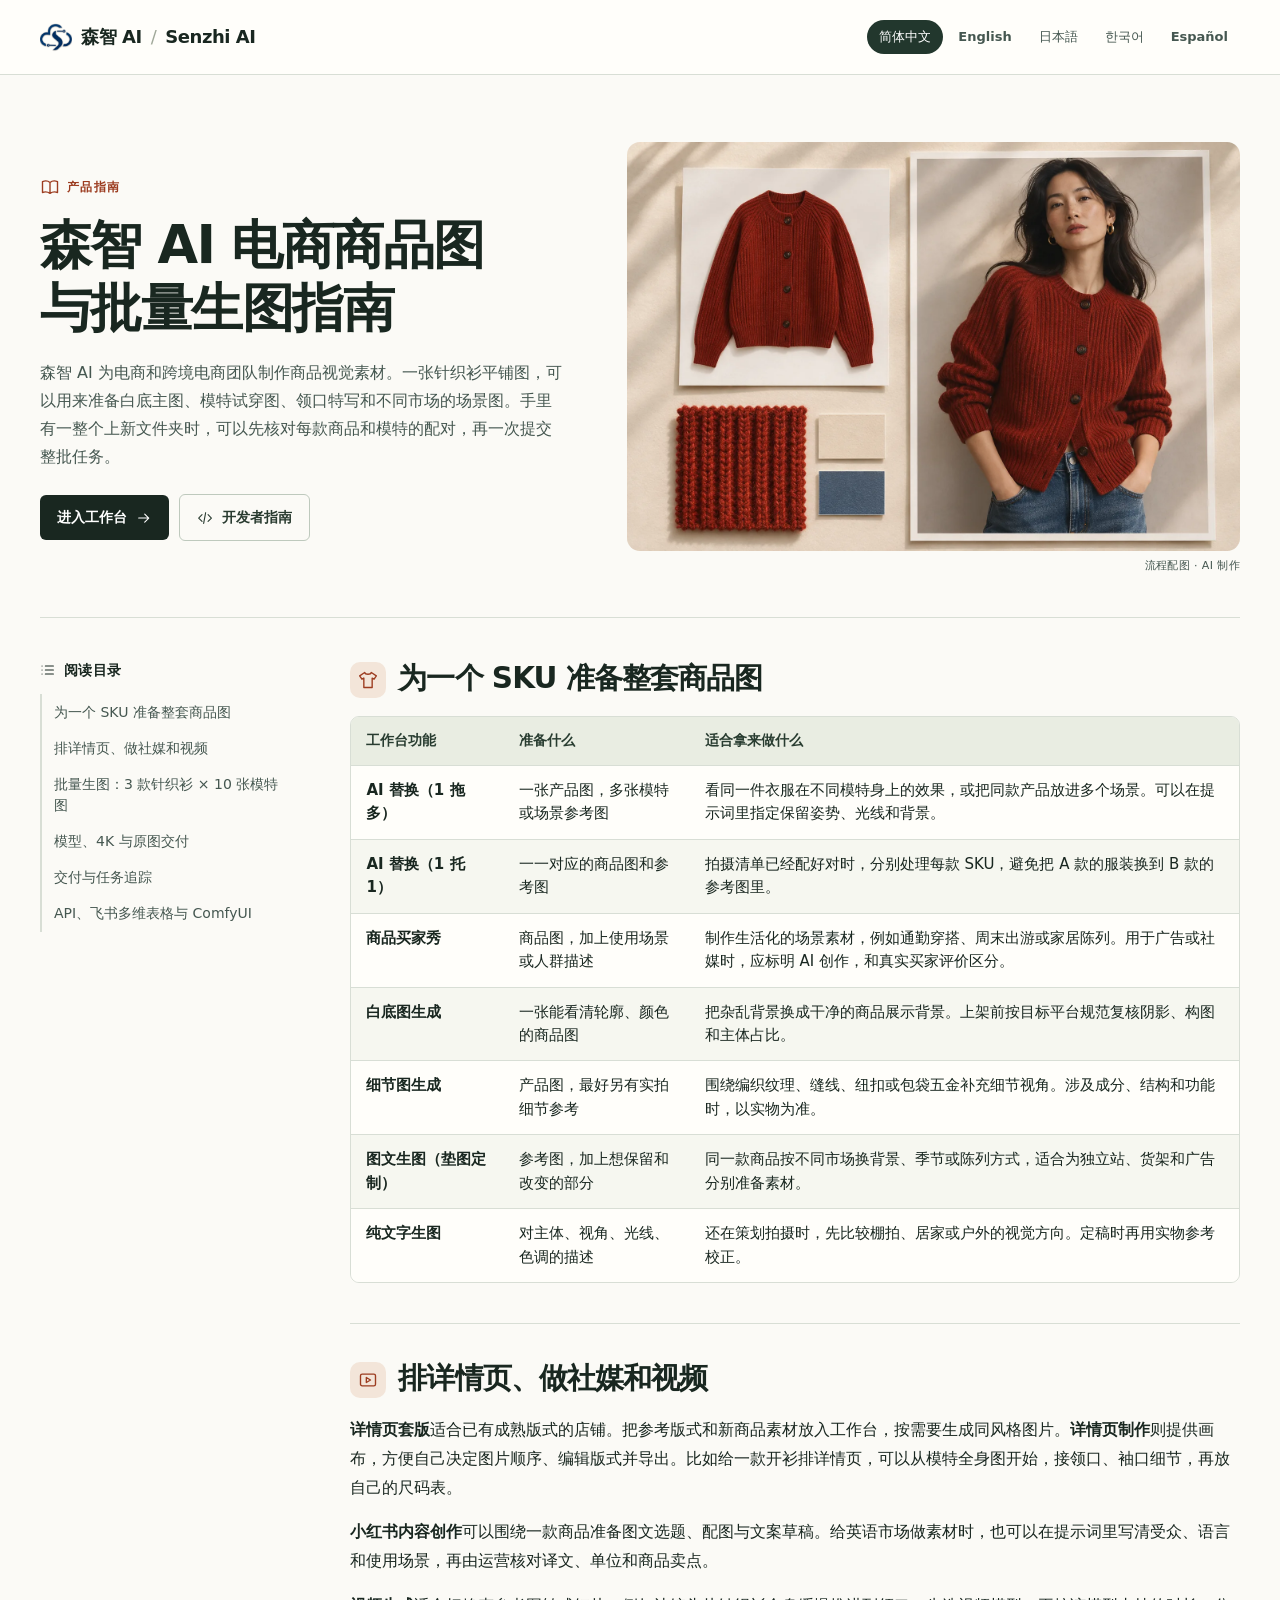
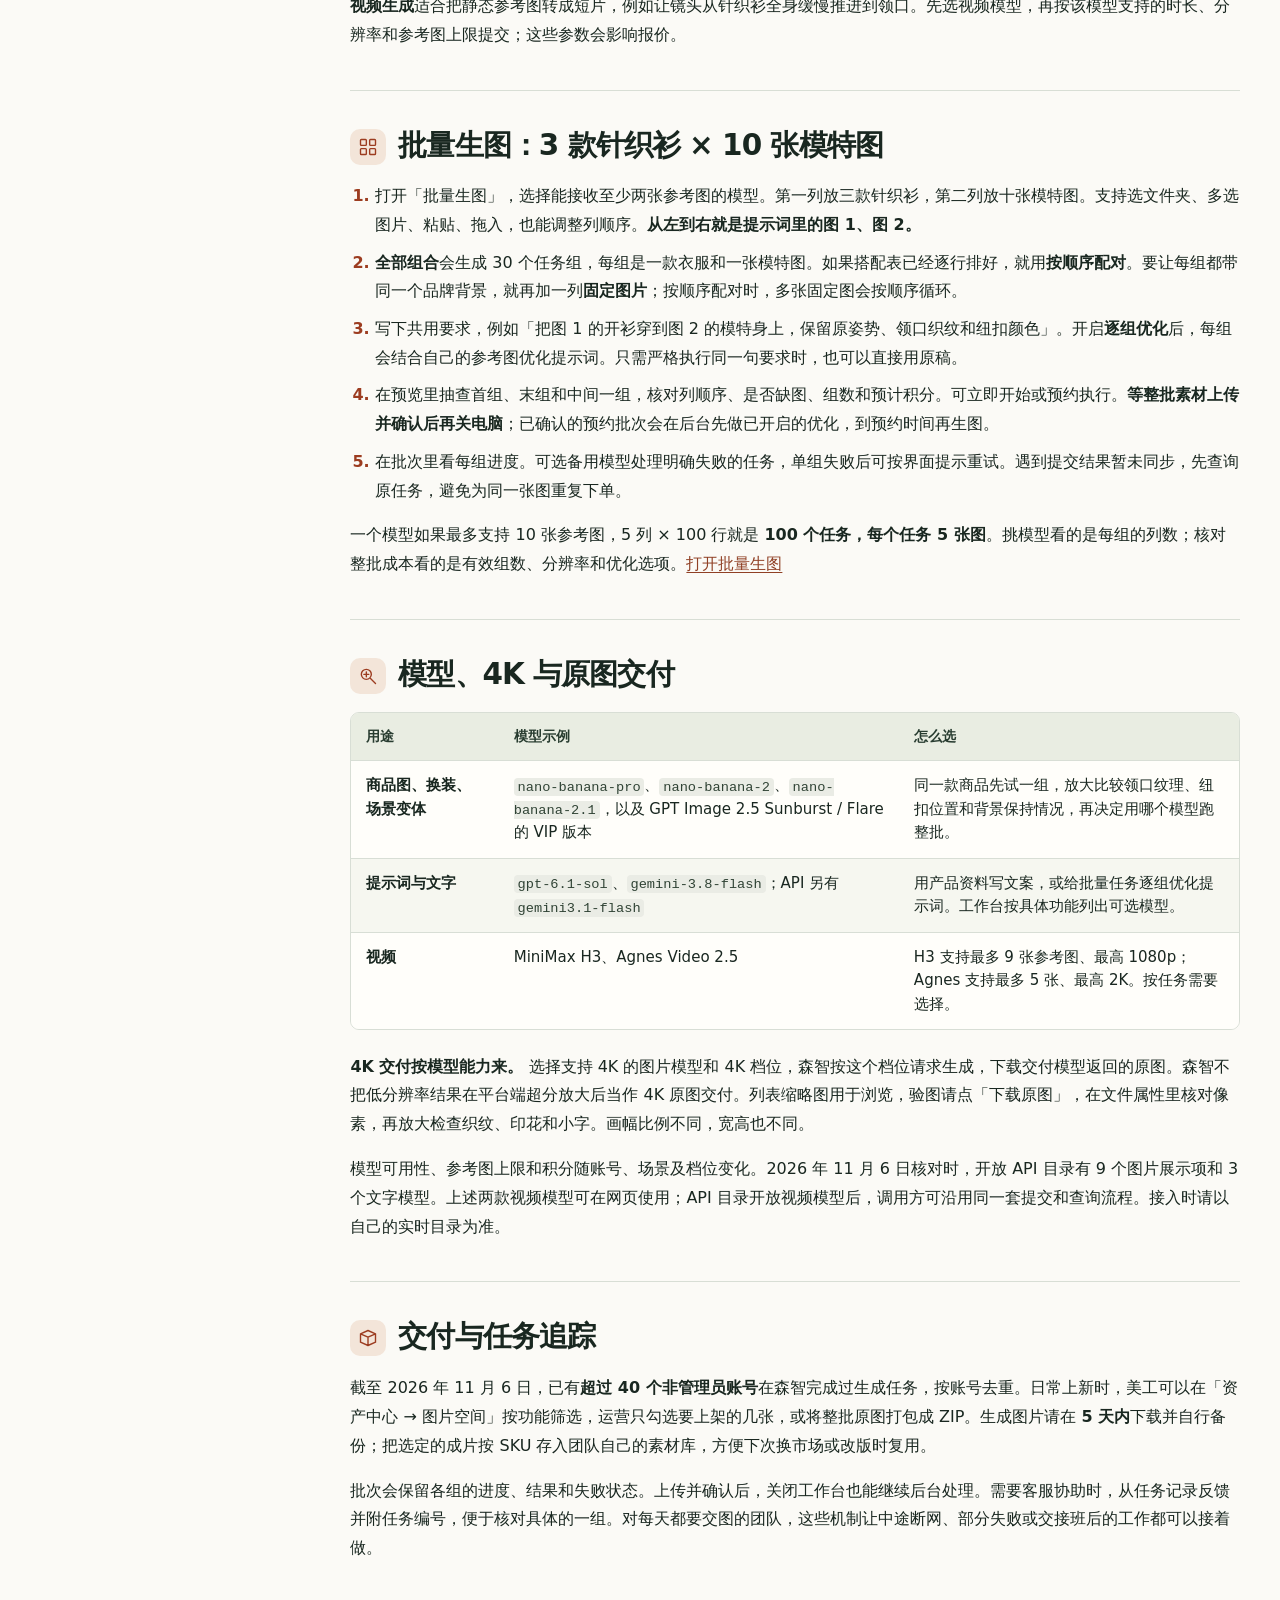
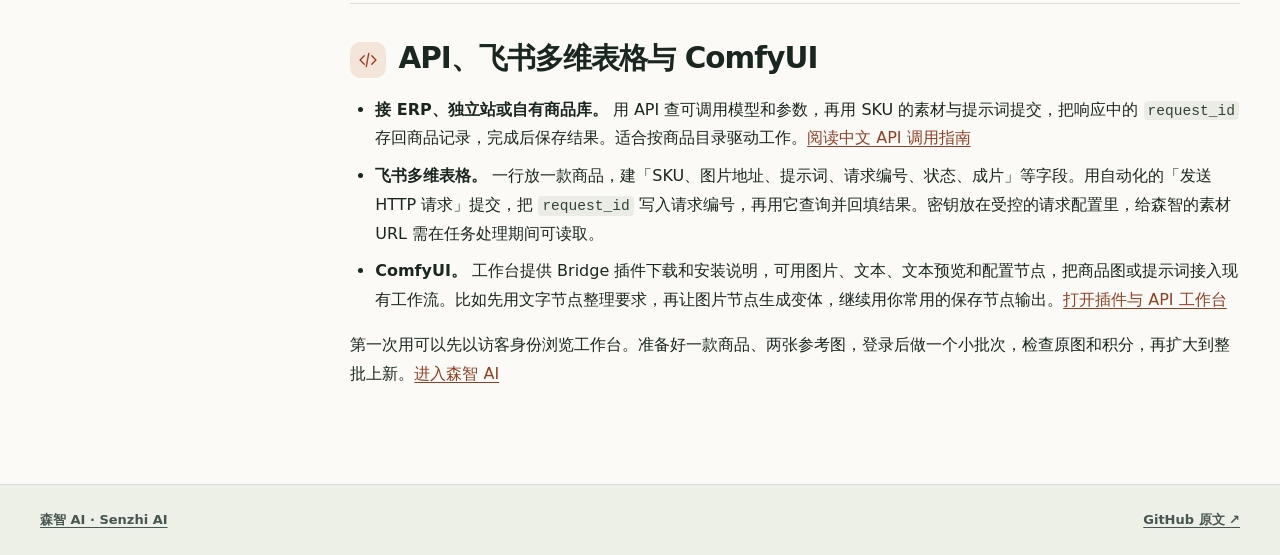
<file: docs/index.html>
<!doctype html>
<html lang="zh-Hans"><head><meta charset="utf-8"><meta name="viewport" content="width=device-width,initial-scale=1">
<title>森智 AI 电商商品图与批量生图指南</title><meta name="description" content="森智 AI 为电商和跨境电商团队制作商品视觉素材。一张针织衫平铺图，可以用来准备白底主图、模特试穿图、领口特写和不同市场的场景图。手里有一整个上新文件夹时，可以先核对每款商品和模特的配对，再一次提交整批任务。"><link rel="canonical" href="https://iwkai312.github.io/Senzhi-AI/"><link rel="alternate" hreflang="zh-Hans" href="https://iwkai312.github.io/Senzhi-AI/">
<link rel="alternate" hreflang="en" href="https://iwkai312.github.io/Senzhi-AI/en.html">
<link rel="alternate" hreflang="ja" href="https://iwkai312.github.io/Senzhi-AI/ja.html">
<link rel="alternate" hreflang="ko" href="https://iwkai312.github.io/Senzhi-AI/ko.html">
<link rel="alternate" hreflang="es" href="https://iwkai312.github.io/Senzhi-AI/es.html">
<link rel="alternate" hreflang="x-default" href="https://iwkai312.github.io/Senzhi-AI/"><meta property="og:type" content="article"><meta property="og:title" content="森智 AI 电商商品图与批量生图指南"><meta property="og:description" content="森智 AI 为电商和跨境电商团队制作商品视觉素材。一张针织衫平铺图，可以用来准备白底主图、模特试穿图、领口特写和不同市场的场景图。手里有一整个上新文件夹时，可以先核对每款商品和模特的配对，再一次提交整批任务。"><meta property="og:url" content="https://iwkai312.github.io/Senzhi-AI/"><meta property="og:image" content="https://iwkai312.github.io/Senzhi-AI/assets/knit-studio.webp"><link rel="icon" href="assets/senzhi-logo.png"><link rel="stylesheet" href="assets/guide.css"><script type="application/ld+json">{"@context":"https://schema.org","@type":"Article","headline":"森智 AI 电商商品图与批量生图指南","inLanguage":"zh-Hans","url":"https://iwkai312.github.io/Senzhi-AI/","description":"森智 AI 为电商和跨境电商团队制作商品视觉素材。一张针织衫平铺图，可以用来准备白底主图、模特试穿图、领口特写和不同市场的场景图。手里有一整个上新文件夹时，可以先核对每款商品和模特的配对，再一次提交整批任务。","publisher":{"@type":"Organization","name":"森智 AI · Senzhi AI","url":"https://www.senzhiai.com/"},"image":"https://iwkai312.github.io/Senzhi-AI/assets/knit-studio.webp"}</script></head>
<body><header><div class="shell mast"><a class="brand" href="https://www.senzhiai.com/"><img src="assets/senzhi-logo.png" width="32" height="32" alt="">森智 AI <span>/</span> Senzhi AI</a><nav class="languages" aria-label="选择语言"><a lang="zh-Hans" hreflang="zh-Hans" href="index.html" aria-current="page">简体中文</a><a lang="en" hreflang="en" href="en.html">English</a><a lang="ja" hreflang="ja" href="ja.html">日本語</a><a lang="ko" hreflang="ko" href="ko.html">한국어</a><a lang="es" hreflang="es" href="es.html">Español</a></nav></div></header>
<main><div class="shell"><div class="hero"><div class="hero-copy"><div class="kind"><svg class="ico" viewBox="0 0 24 24" fill="none" stroke="currentColor" stroke-width="1.65" stroke-linecap="round" stroke-linejoin="round" aria-hidden="true"><path d="M3 5.5c3.3-1.4 6.5-1.1 9 1.1 2.5-2.2 5.7-2.5 9-1.1v13.1c-3.2-1.3-6.3-.9-9 1.1-2.7-2-5.8-2.4-9-1.1zM12 6.6v13"/></svg>产品指南</div><h1><span class="term">森智 AI</span> <span class="term">电商商品图</span>与<span class="term">批量生图</span>指南</h1><p>森智 AI 为电商和跨境电商团队制作商品视觉素材。一张针织衫平铺图，可以用来准备白底主图、模特试穿图、领口特写和不同市场的场景图。手里有一整个上新文件夹时，可以先核对每款商品和模特的配对，再一次提交整批任务。</p><div class="actions"><a class="primary" href="https://www.senzhiai.com/workspace.php">进入工作台 <svg class="ico" viewBox="0 0 24 24" fill="none" stroke="currentColor" stroke-width="1.65" stroke-linecap="round" stroke-linejoin="round" aria-hidden="true"><path d="M4 12h15m-6-6 6 6-6 6"/></svg></a><a class="secondary" href="api-zh.html"><svg class="ico" viewBox="0 0 24 24" fill="none" stroke="currentColor" stroke-width="1.65" stroke-linecap="round" stroke-linejoin="round" aria-hidden="true"><path d="m7.5 7-5 5 5 5m9-10 5 5-5 5m-3.6-13-3 16"/></svg>开发者指南</a></div></div><figure><img src="assets/knit-studio.webp" alt="AI 制作的上新流程示意：同一款红色开衫的平铺、模特上身和针织纹理" width="1536" height="1024" fetchpriority="high"><figcaption>流程配图 · AI 制作</figcaption></figure></div>
<div class="layout"><aside><div class="toc"><strong><svg class="ico" viewBox="0 0 24 24" fill="none" stroke="currentColor" stroke-width="1.65" stroke-linecap="round" stroke-linejoin="round" aria-hidden="true"><path d="M8 6h12M8 12h12M8 18h12M3 6h.1M3 12h.1M3 18h.1"/></svg>阅读目录</strong><a href="#section-1">为一个 SKU 准备整套商品图</a><a href="#section-2">排详情页、做社媒和视频</a><a href="#section-3">批量生图：3 款针织衫 × 10 张模特图</a><a href="#section-4">模型、4K 与原图交付</a><a href="#section-5">交付与任务追踪</a><a href="#section-6">API、飞书多维表格与 ComfyUI</a></div><details><summary>阅读目录</summary><a href="#section-1">为一个 SKU 准备整套商品图</a><a href="#section-2">排详情页、做社媒和视频</a><a href="#section-3">批量生图：3 款针织衫 × 10 张模特图</a><a href="#section-4">模型、4K 与原图交付</a><a href="#section-5">交付与任务追踪</a><a href="#section-6">API、飞书多维表格与 ComfyUI</a></details></aside><article><section class="chapter" id="section-1"><h2><span class="chapter-icon"><svg class="ico" viewBox="0 0 24 24" fill="none" stroke="currentColor" stroke-width="1.65" stroke-linecap="round" stroke-linejoin="round" aria-hidden="true"><path d="m8 3-6 4 2.7 4L7 9.7V21h10V9.7l2.3 1.3L22 7l-6-4c-.8 2.8-7.2 2.8-8 0z"/></svg></span>为一个 SKU 准备整套商品图</h2><div class="table-scroll" tabindex="0"><table>
<thead>
<tr>
<th>工作台功能</th>
<th>准备什么</th>
<th>适合拿来做什么</th>
</tr>
</thead>
<tbody><tr>
<td>AI 替换（1 拖多）</td>
<td>一张产品图，多张模特或场景参考图</td>
<td>看同一件衣服在不同模特身上的效果，或把同款产品放进多个场景。可以在提示词里指定保留姿势、光线和背景。</td>
</tr>
<tr>
<td>AI 替换（1 托 1）</td>
<td>一一对应的商品图和参考图</td>
<td>拍摄清单已经配好对时，分别处理每款 SKU，避免把 A 款的服装换到 B 款的参考图里。</td>
</tr>
<tr>
<td>商品买家秀</td>
<td>商品图，加上使用场景或人群描述</td>
<td>制作生活化的场景素材，例如通勤穿搭、周末出游或家居陈列。用于广告或社媒时，应标明 AI 创作，和真实买家评价区分。</td>
</tr>
<tr>
<td>白底图生成</td>
<td>一张能看清轮廓、颜色的商品图</td>
<td>把杂乱背景换成干净的商品展示背景。上架前按目标平台规范复核阴影、构图和主体占比。</td>
</tr>
<tr>
<td>细节图生成</td>
<td>产品图，最好另有实拍细节参考</td>
<td>围绕编织纹理、缝线、纽扣或包袋五金补充细节视角。涉及成分、结构和功能时，以实物为准。</td>
</tr>
<tr>
<td>图文生图（垫图定制）</td>
<td>参考图，加上想保留和改变的部分</td>
<td>同一款商品按不同市场换背景、季节或陈列方式，适合为独立站、货架和广告分别准备素材。</td>
</tr>
<tr>
<td>纯文字生图</td>
<td>对主体、视角、光线、色调的描述</td>
<td>还在策划拍摄时，先比较棚拍、居家或户外的视觉方向。定稿时再用实物参考校正。</td>
</tr>
</tbody></table></div>
</section>
<section class="chapter" id="section-2"><h2><span class="chapter-icon"><svg class="ico" viewBox="0 0 24 24" fill="none" stroke="currentColor" stroke-width="1.65" stroke-linecap="round" stroke-linejoin="round" aria-hidden="true"><rect x="3" y="5" width="18" height="14" rx="2"/><path d="m10 9 5 3-5 3z"/></svg></span>排详情页、做社媒和视频</h2><p><strong>详情页套版</strong>适合已有成熟版式的店铺。把参考版式和新商品素材放入工作台，按需要生成同风格图片。<strong>详情页制作</strong>则提供画布，方便自己决定图片顺序、编辑版式并导出。比如给一款开衫排详情页，可以从模特全身图开始，接领口、袖口细节，再放自己的尺码表。</p>
<p><strong>小红书内容创作</strong>可以围绕一款商品准备图文选题、配图与文案草稿。给英语市场做素材时，也可以在提示词里写清受众、语言和使用场景，再由运营核对译文、单位和商品卖点。</p>
<p><strong>视频生成</strong>适合把静态参考图转成短片，例如让镜头从针织衫全身缓慢推进到领口。先选视频模型，再按该模型支持的时长、分辨率和参考图上限提交；这些参数会影响报价。</p>
</section>
<section class="chapter" id="section-3"><h2><span class="chapter-icon"><svg class="ico" viewBox="0 0 24 24" fill="none" stroke="currentColor" stroke-width="1.65" stroke-linecap="round" stroke-linejoin="round" aria-hidden="true"><rect x="3" y="3" width="7" height="7" rx="1"/><rect x="14" y="3" width="7" height="7" rx="1"/><rect x="3" y="14" width="7" height="7" rx="1"/><rect x="14" y="14" width="7" height="7" rx="1"/></svg></span>批量生图：3 款针织衫 × 10 张模特图</h2><ol>
<li>打开「批量生图」，选择能接收至少两张参考图的模型。第一列放三款针织衫，第二列放十张模特图。支持选文件夹、多选图片、粘贴、拖入，也能调整列顺序。<strong>从左到右就是提示词里的图 1、图 2。</strong></li>
<li><strong>全部组合</strong>会生成 30 个任务组，每组是一款衣服和一张模特图。如果搭配表已经逐行排好，就用<strong>按顺序配对</strong>。要让每组都带同一个品牌背景，就再加一列<strong>固定图片</strong>；按顺序配对时，多张固定图会按顺序循环。</li>
<li>写下共用要求，例如「把图 1 的开衫穿到图 2 的模特身上，保留原姿势、领口织纹和纽扣颜色」。开启<strong>逐组优化</strong>后，每组会结合自己的参考图优化提示词。只需严格执行同一句要求时，也可以直接用原稿。</li>
<li>在预览里抽查首组、末组和中间一组，核对列顺序、是否缺图、组数和预计积分。可立即开始或预约执行。<strong>等整批素材上传并确认后再关电脑</strong>；已确认的预约批次会在后台先做已开启的优化，到预约时间再生图。</li>
<li>在批次里看每组进度。可选备用模型处理明确失败的任务，单组失败后可按界面提示重试。遇到提交结果暂未同步，先查询原任务，避免为同一张图重复下单。</li>
</ol>
<p>一个模型如果最多支持 10 张参考图，5 列 × 100 行就是 <strong>100 个任务，每个任务 5 张图</strong>。挑模型看的是每组的列数；核对整批成本看的是有效组数、分辨率和优化选项。<a href="https://www.senzhiai.com/workspace.php?tool=folder_batch">打开批量生图</a></p>
</section>
<section class="chapter" id="section-4"><h2><span class="chapter-icon"><svg class="ico" viewBox="0 0 24 24" fill="none" stroke="currentColor" stroke-width="1.65" stroke-linecap="round" stroke-linejoin="round" aria-hidden="true"><circle cx="10" cy="10" r="6"/><path d="m15 15 6 6M7 10h6m-3-3v6"/></svg></span>模型、4K 与原图交付</h2><div class="table-scroll" tabindex="0"><table>
<thead>
<tr>
<th>用途</th>
<th>模型示例</th>
<th>怎么选</th>
</tr>
</thead>
<tbody><tr>
<td>商品图、换装、场景变体</td>
<td><code>nano-banana-pro</code>、<code>nano-banana-2</code>、<code>nano-banana-2.1</code>，以及 GPT Image 2.5 Sunburst / Flare 的 VIP 版本</td>
<td>同一款商品先试一组，放大比较领口纹理、纽扣位置和背景保持情况，再决定用哪个模型跑整批。</td>
</tr>
<tr>
<td>提示词与文字</td>
<td><code>gpt-6.1-sol</code>、<code>gemini-3.8-flash</code>；API 另有 <code>gemini3.1-flash</code></td>
<td>用产品资料写文案，或给批量任务逐组优化提示词。工作台按具体功能列出可选模型。</td>
</tr>
<tr>
<td>视频</td>
<td>MiniMax H3、Agnes Video 2.5</td>
<td>H3 支持最多 9 张参考图、最高 1080p；Agnes 支持最多 5 张、最高 2K。按任务需要选择。</td>
</tr>
</tbody></table></div>
<p><strong>4K 交付按模型能力来。</strong> 选择支持 4K 的图片模型和 4K 档位，森智按这个档位请求生成，下载交付模型返回的原图。森智不把低分辨率结果在平台端超分放大后当作 4K 原图交付。列表缩略图用于浏览，验图请点「下载原图」，在文件属性里核对像素，再放大检查织纹、印花和小字。画幅比例不同，宽高也不同。</p>
<p>模型可用性、参考图上限和积分随账号、场景及档位变化。2026 年 11 月 6 日核对时，开放 API 目录有 9 个图片展示项和 3 个文字模型。上述两款视频模型可在网页使用；API 目录开放视频模型后，调用方可沿用同一套提交和查询流程。接入时请以自己的实时目录为准。</p>
</section>
<section class="chapter" id="section-5"><h2><span class="chapter-icon"><svg class="ico" viewBox="0 0 24 24" fill="none" stroke="currentColor" stroke-width="1.65" stroke-linecap="round" stroke-linejoin="round" aria-hidden="true"><path d="m3 7 9-4 9 4-9 4zm0 0v10l9 4 9-4V7M12 11v10"/></svg></span>交付与任务追踪</h2><p>截至 2026 年 11 月 6 日，已有<strong>超过 40 个非管理员账号</strong>在森智完成过生成任务，按账号去重。日常上新时，美工可以在「资产中心 → 图片空间」按功能筛选，运营只勾选要上架的几张，或将整批原图打包成 ZIP。生成图片请在 <strong>5 天内</strong>下载并自行备份；把选定的成片按 SKU 存入团队自己的素材库，方便下次换市场或改版时复用。</p>
<p>批次会保留各组的进度、结果和失败状态。上传并确认后，关闭工作台也能继续后台处理。需要客服协助时，从任务记录反馈并附任务编号，便于核对具体的一组。对每天都要交图的团队，这些机制让中途断网、部分失败或交接班后的工作都可以接着做。</p>
</section>
<section class="chapter" id="section-6"><h2><span class="chapter-icon"><svg class="ico" viewBox="0 0 24 24" fill="none" stroke="currentColor" stroke-width="1.65" stroke-linecap="round" stroke-linejoin="round" aria-hidden="true"><path d="m7.5 7-5 5 5 5m9-10 5 5-5 5m-3.6-13-3 16"/></svg></span>API、飞书多维表格与 ComfyUI</h2><ul>
<li><strong>接 ERP、独立站或自有商品库。</strong> 用 API 查可调用模型和参数，再用 SKU 的素材与提示词提交，把响应中的 <code>request_id</code> 存回商品记录，完成后保存结果。适合按商品目录驱动工作。<a href="api-zh.html">阅读中文 API 调用指南</a></li>
<li><strong>飞书多维表格。</strong> 一行放一款商品，建「SKU、图片地址、提示词、请求编号、状态、成片」等字段。用自动化的「发送 HTTP 请求」提交，把 <code>request_id</code> 写入请求编号，再用它查询并回填结果。密钥放在受控的请求配置里，给森智的素材 URL 需在任务处理期间可读取。</li>
<li><strong>ComfyUI。</strong> 工作台提供 Bridge 插件下载和安装说明，可用图片、文本、文本预览和配置节点，把商品图或提示词接入现有工作流。比如先用文字节点整理要求，再让图片节点生成变体，继续用你常用的保存节点输出。<a href="https://www.senzhiai.com/workspace.php?tool=open_api">打开插件与 API 工作台</a></li>
</ul>
<p>第一次用可以先以访客身份浏览工作台。准备好一款商品、两张参考图，登录后做一个小批次，检查原图和积分，再扩大到整批上新。<a href="https://www.senzhiai.com/workspace.php">进入森智 AI</a></p>
</section></article></div></div></main>
<footer><div class="shell"><a href="https://www.senzhiai.com/">森智 AI · Senzhi AI</a><a href="https://github.com/iwkai312/Senzhi-AI/blob/main/README.md">GitHub 原文 ↗</a></div></footer></body></html>
</file>
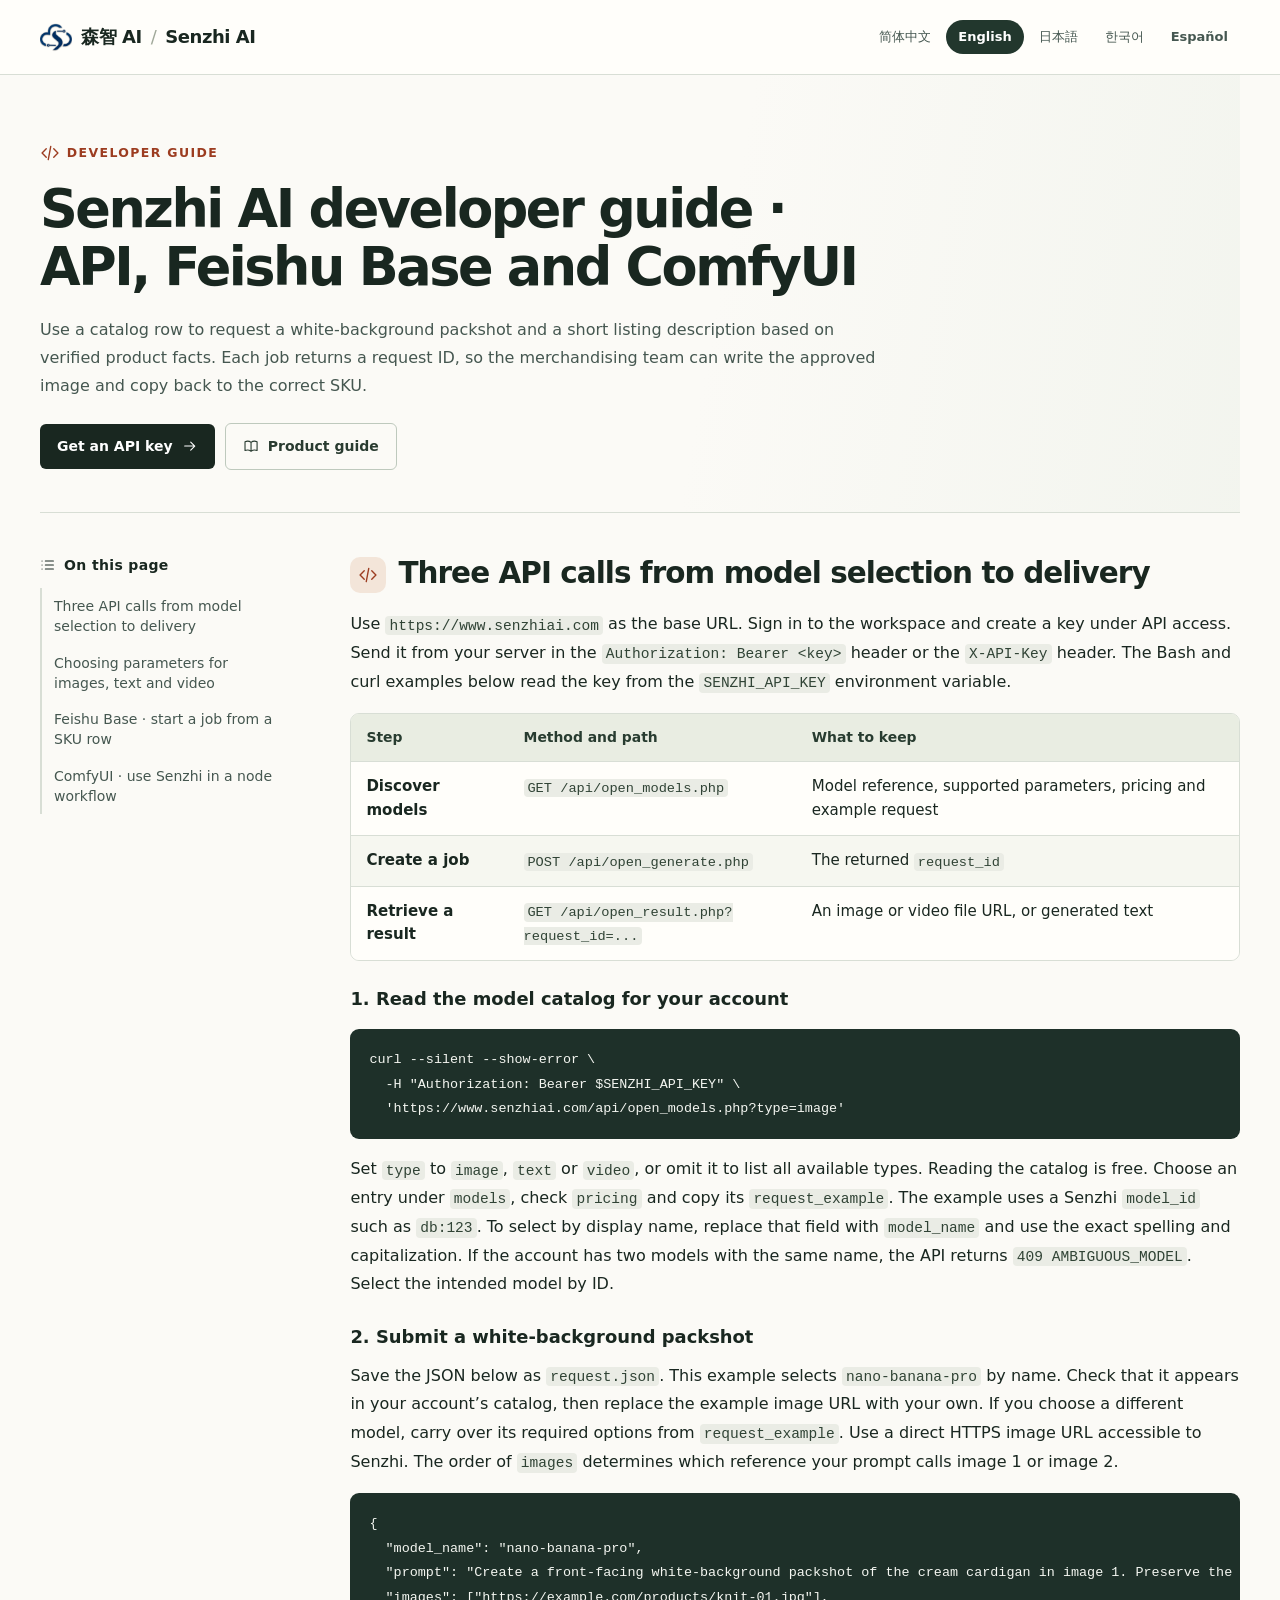
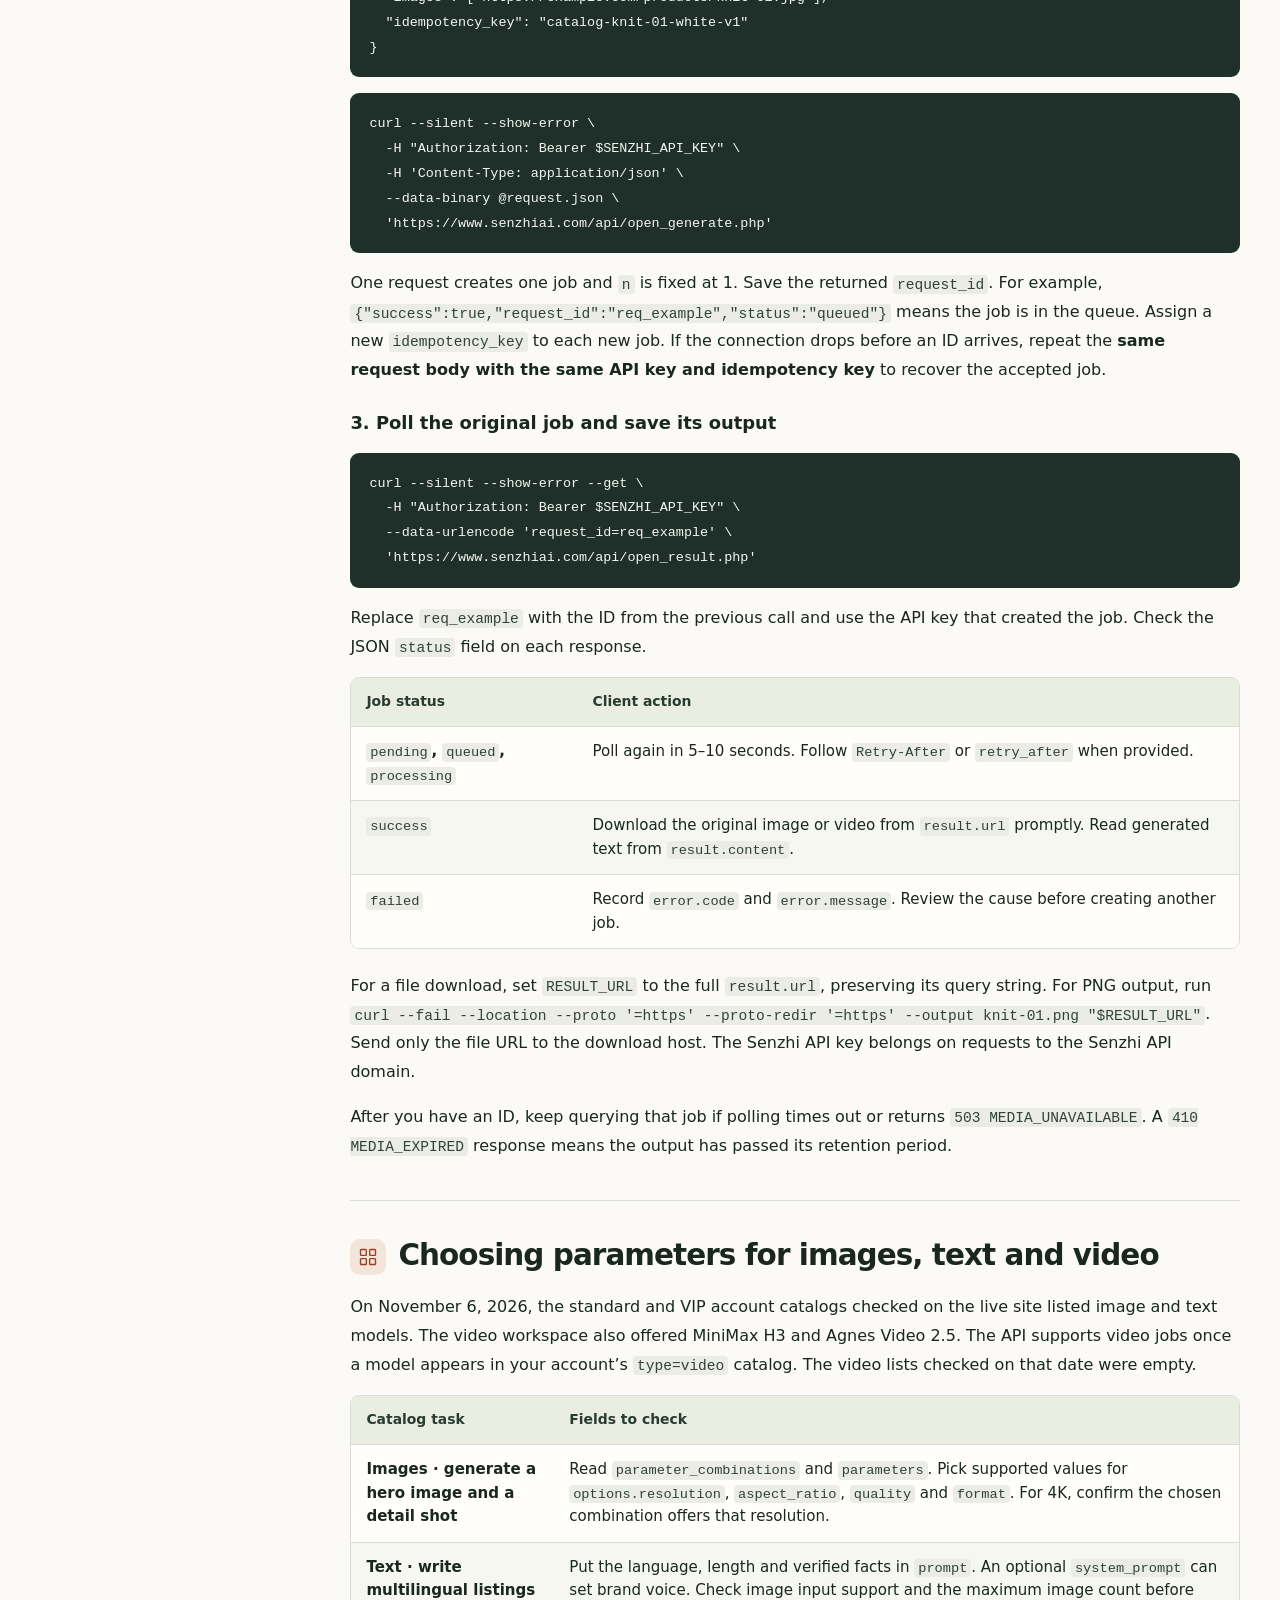
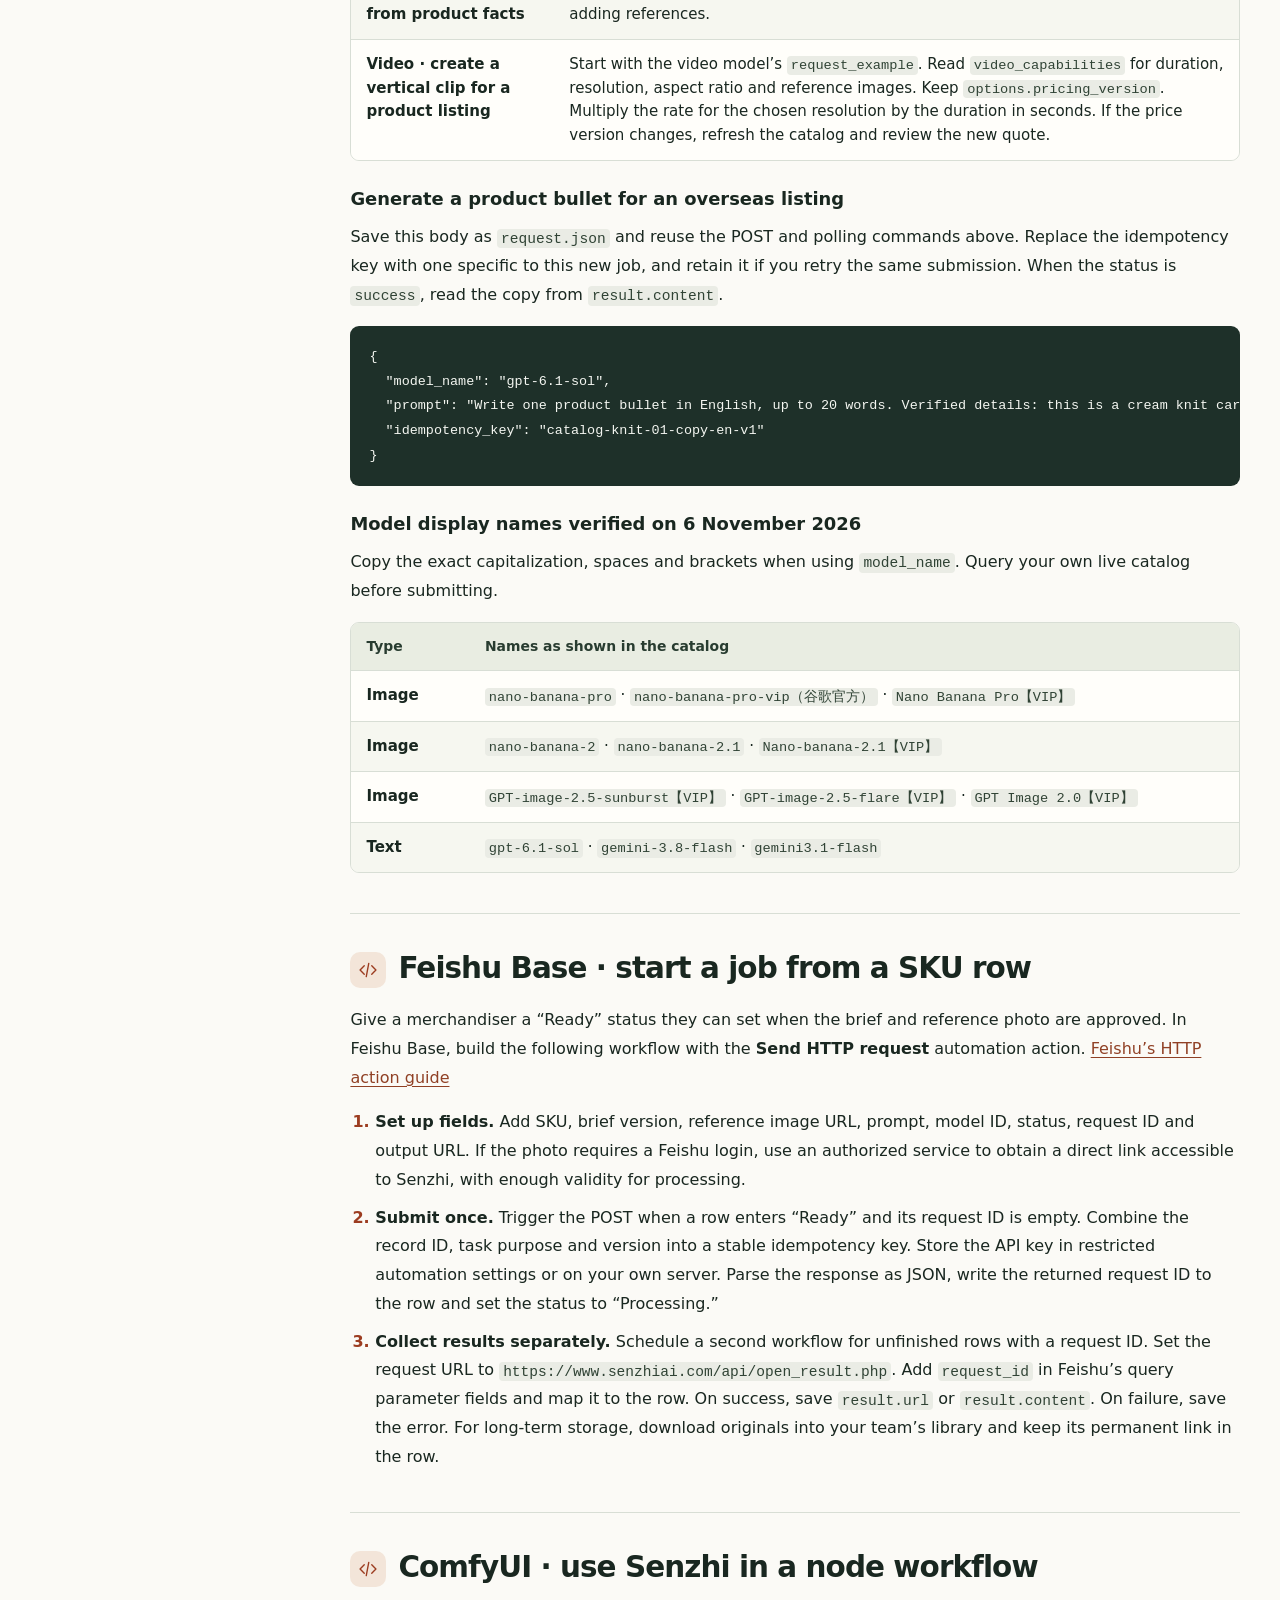
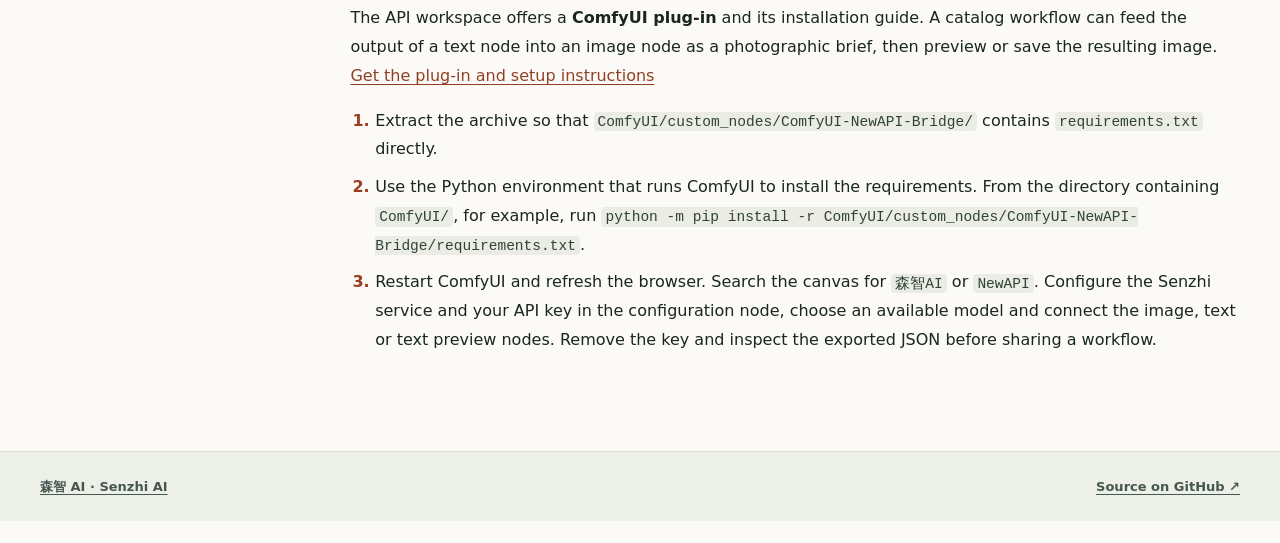
<file: docs/api-en.html>
<!doctype html>
<html lang="en"><head><meta charset="utf-8"><meta name="viewport" content="width=device-width,initial-scale=1">
<title>Senzhi AI developer guide · API, Feishu Base and ComfyUI</title><meta name="description" content="Use a catalog row to request a white-background packshot and a short listing description based on verified product facts. Each job returns a request ID, so the merchandising team can write the approved…"><link rel="canonical" href="https://iwkai312.github.io/Senzhi-AI/api-en.html"><link rel="alternate" hreflang="zh-Hans" href="https://iwkai312.github.io/Senzhi-AI/api-zh.html">
<link rel="alternate" hreflang="en" href="https://iwkai312.github.io/Senzhi-AI/api-en.html">
<link rel="alternate" hreflang="ja" href="https://iwkai312.github.io/Senzhi-AI/api-ja.html">
<link rel="alternate" hreflang="ko" href="https://iwkai312.github.io/Senzhi-AI/api-ko.html">
<link rel="alternate" hreflang="es" href="https://iwkai312.github.io/Senzhi-AI/api-es.html">
<link rel="alternate" hreflang="x-default" href="https://iwkai312.github.io/Senzhi-AI/api-zh.html"><meta property="og:type" content="article"><meta property="og:title" content="Senzhi AI developer guide · API, Feishu Base and ComfyUI"><meta property="og:description" content="Use a catalog row to request a white-background packshot and a short listing description based on verified product facts. Each job returns a request ID, so the merchandising team can write the approved…"><meta property="og:url" content="https://iwkai312.github.io/Senzhi-AI/api-en.html"><meta property="og:image" content="https://iwkai312.github.io/Senzhi-AI/assets/knit-studio.webp"><link rel="icon" href="assets/senzhi-logo.png"><link rel="stylesheet" href="assets/guide.css"><script type="application/ld+json">{"@context":"https://schema.org","@type":"TechArticle","headline":"Senzhi AI developer guide · API, Feishu Base and ComfyUI","inLanguage":"en","url":"https://iwkai312.github.io/Senzhi-AI/api-en.html","description":"Use a catalog row to request a white-background packshot and a short listing description based on verified product facts. Each job returns a request ID, so the merchandising team can write the approved image and copy back to the correct SKU.","publisher":{"@type":"Organization","name":"森智 AI · Senzhi AI","url":"https://www.senzhiai.com/"}}</script></head>
<body><header><div class="shell mast"><a class="brand" href="https://www.senzhiai.com/"><img src="assets/senzhi-logo.png" width="32" height="32" alt="">森智 AI <span>/</span> Senzhi AI</a><nav class="languages" aria-label="Choose a language"><a lang="zh-Hans" hreflang="zh-Hans" href="api-zh.html">简体中文</a><a lang="en" hreflang="en" href="api-en.html" aria-current="page">English</a><a lang="ja" hreflang="ja" href="api-ja.html">日本語</a><a lang="ko" hreflang="ko" href="api-ko.html">한국어</a><a lang="es" hreflang="es" href="api-es.html">Español</a></nav></div></header>
<main><div class="shell"><div class="hero api-hero"><div class="hero-copy"><div class="kind"><svg class="ico" viewBox="0 0 24 24" fill="none" stroke="currentColor" stroke-width="1.65" stroke-linecap="round" stroke-linejoin="round" aria-hidden="true"><path d="m7.5 7-5 5 5 5m9-10 5 5-5 5m-3.6-13-3 16"/></svg>Developer guide</div><h1>Senzhi AI developer guide · API, Feishu Base and <span class="term">ComfyUI</span></h1><p>Use a catalog row to request a white-background packshot and a short listing description based on verified product facts. Each job returns a request ID, so the merchandising team can write the approved image and copy back to the correct SKU.</p><div class="actions"><a class="primary" href="https://www.senzhiai.com/workspace.php?tool=open_api">Get an API key <svg class="ico" viewBox="0 0 24 24" fill="none" stroke="currentColor" stroke-width="1.65" stroke-linecap="round" stroke-linejoin="round" aria-hidden="true"><path d="M4 12h15m-6-6 6 6-6 6"/></svg></a><a class="secondary" href="en.html"><svg class="ico" viewBox="0 0 24 24" fill="none" stroke="currentColor" stroke-width="1.65" stroke-linecap="round" stroke-linejoin="round" aria-hidden="true"><path d="M3 5.5c3.3-1.4 6.5-1.1 9 1.1 2.5-2.2 5.7-2.5 9-1.1v13.1c-3.2-1.3-6.3-.9-9 1.1-2.7-2-5.8-2.4-9-1.1zM12 6.6v13"/></svg>Product guide</a></div></div></div>
<div class="layout"><aside><div class="toc"><strong><svg class="ico" viewBox="0 0 24 24" fill="none" stroke="currentColor" stroke-width="1.65" stroke-linecap="round" stroke-linejoin="round" aria-hidden="true"><path d="M8 6h12M8 12h12M8 18h12M3 6h.1M3 12h.1M3 18h.1"/></svg>On this page</strong><a href="#section-1">Three API calls from model selection to delivery</a><a href="#section-2">Choosing parameters for images, text and video</a><a href="#section-3">Feishu Base · start a job from a SKU row</a><a href="#section-4">ComfyUI · use Senzhi in a node workflow</a></div><details><summary>On this page</summary><a href="#section-1">Three API calls from model selection to delivery</a><a href="#section-2">Choosing parameters for images, text and video</a><a href="#section-3">Feishu Base · start a job from a SKU row</a><a href="#section-4">ComfyUI · use Senzhi in a node workflow</a></details></aside><article><section class="chapter" id="section-1"><h2><span class="chapter-icon"><svg class="ico" viewBox="0 0 24 24" fill="none" stroke="currentColor" stroke-width="1.65" stroke-linecap="round" stroke-linejoin="round" aria-hidden="true"><path d="m7.5 7-5 5 5 5m9-10 5 5-5 5m-3.6-13-3 16"/></svg></span>Three API calls from model selection to delivery</h2><p>Use <code>https://www.senzhiai.com</code> as the base URL. Sign in to the workspace and create a key under API access. Send it from your server in the <code>Authorization: Bearer &lt;key&gt;</code> header or the <code>X-API-Key</code> header. The Bash and curl examples below read the key from the <code>SENZHI_API_KEY</code> environment variable.</p>
<div class="table-scroll" tabindex="0"><table>
<thead>
<tr>
<th>Step</th>
<th>Method and path</th>
<th>What to keep</th>
</tr>
</thead>
<tbody><tr>
<td>Discover models</td>
<td><code>GET /api/open_models.php</code></td>
<td>Model reference, supported parameters, pricing and example request</td>
</tr>
<tr>
<td>Create a job</td>
<td><code>POST /api/open_generate.php</code></td>
<td>The returned <code>request_id</code></td>
</tr>
<tr>
<td>Retrieve a result</td>
<td><code>GET /api/open_result.php?request_id=...</code></td>
<td>An image or video file URL, or generated text</td>
</tr>
</tbody></table></div>
<h3>1. Read the model catalog for your account</h3>
<pre><code class="language-bash">curl --silent --show-error \
  -H &quot;Authorization: Bearer $SENZHI_API_KEY&quot; \
  &#39;https://www.senzhiai.com/api/open_models.php?type=image&#39;
</code></pre>
<p>Set <code>type</code> to <code>image</code>, <code>text</code> or <code>video</code>, or omit it to list all available types. Reading the catalog is free. Choose an entry under <code>models</code>, check <code>pricing</code> and copy its <code>request_example</code>. The example uses a Senzhi <code>model_id</code> such as <code>db:123</code>. To select by display name, replace that field with <code>model_name</code> and use the exact spelling and capitalization. If the account has two models with the same name, the API returns <code>409 AMBIGUOUS_MODEL</code>. Select the intended model by ID.</p>
<h3>2. Submit a white-background packshot</h3>
<p>Save the JSON below as <code>request.json</code>. This example selects <code>nano-banana-pro</code> by name. Check that it appears in your account’s catalog, then replace the example image URL with your own. If you choose a different model, carry over its required options from <code>request_example</code>. Use a direct HTTPS image URL accessible to Senzhi. The order of <code>images</code> determines which reference your prompt calls image 1 or image 2.</p>
<pre><code class="language-json">{
  &quot;model_name&quot;: &quot;nano-banana-pro&quot;,
  &quot;prompt&quot;: &quot;Create a front-facing white-background packshot of the cream cardigan in image 1. Preserve the collar, buttons and ribbed cuffs.&quot;,
  &quot;images&quot;: [&quot;https://example.com/products/knit-01.jpg&quot;],
  &quot;idempotency_key&quot;: &quot;catalog-knit-01-white-v1&quot;
}
</code></pre>
<pre><code class="language-bash">curl --silent --show-error \
  -H &quot;Authorization: Bearer $SENZHI_API_KEY&quot; \
  -H &#39;Content-Type: application/json&#39; \
  --data-binary @request.json \
  &#39;https://www.senzhiai.com/api/open_generate.php&#39;
</code></pre>
<p>One request creates one job and <code>n</code> is fixed at 1. Save the returned <code>request_id</code>. For example, <code>{&quot;success&quot;:true,&quot;request_id&quot;:&quot;req_example&quot;,&quot;status&quot;:&quot;queued&quot;}</code> means the job is in the queue. Assign a new <code>idempotency_key</code> to each new job. If the connection drops before an ID arrives, repeat the <strong>same request body with the same API key and idempotency key</strong> to recover the accepted job.</p>
<h3>3. Poll the original job and save its output</h3>
<pre><code class="language-bash">curl --silent --show-error --get \
  -H &quot;Authorization: Bearer $SENZHI_API_KEY&quot; \
  --data-urlencode &#39;request_id=req_example&#39; \
  &#39;https://www.senzhiai.com/api/open_result.php&#39;
</code></pre>
<p>Replace <code>req_example</code> with the ID from the previous call and use the API key that created the job. Check the JSON <code>status</code> field on each response.</p>
<div class="table-scroll" tabindex="0"><table>
<thead>
<tr>
<th>Job status</th>
<th>Client action</th>
</tr>
</thead>
<tbody><tr>
<td><code>pending</code>, <code>queued</code>, <code>processing</code></td>
<td>Poll again in 5–10 seconds. Follow <code>Retry-After</code> or <code>retry_after</code> when provided.</td>
</tr>
<tr>
<td><code>success</code></td>
<td>Download the original image or video from <code>result.url</code> promptly. Read generated text from <code>result.content</code>.</td>
</tr>
<tr>
<td><code>failed</code></td>
<td>Record <code>error.code</code> and <code>error.message</code>. Review the cause before creating another job.</td>
</tr>
</tbody></table></div>
<p>For a file download, set <code>RESULT_URL</code> to the full <code>result.url</code>, preserving its query string. For PNG output, run <code>curl --fail --location --proto &#39;=https&#39; --proto-redir &#39;=https&#39; --output knit-01.png &quot;$RESULT_URL&quot;</code>. Send only the file URL to the download host. The Senzhi API key belongs on requests to the Senzhi API domain.</p>
<p>After you have an ID, keep querying that job if polling times out or returns <code>503 MEDIA_UNAVAILABLE</code>. A <code>410 MEDIA_EXPIRED</code> response means the output has passed its retention period.</p>
</section>
<section class="chapter" id="section-2"><h2><span class="chapter-icon"><svg class="ico" viewBox="0 0 24 24" fill="none" stroke="currentColor" stroke-width="1.65" stroke-linecap="round" stroke-linejoin="round" aria-hidden="true"><rect x="3" y="3" width="7" height="7" rx="1"/><rect x="14" y="3" width="7" height="7" rx="1"/><rect x="3" y="14" width="7" height="7" rx="1"/><rect x="14" y="14" width="7" height="7" rx="1"/></svg></span>Choosing parameters for images, text and video</h2><p>On November 6, 2026, the standard and VIP account catalogs checked on the live site listed image and text models. The video workspace also offered MiniMax H3 and Agnes Video 2.5. The API supports video jobs once a model appears in your account’s <code>type=video</code> catalog. The video lists checked on that date were empty.</p>
<div class="table-scroll" tabindex="0"><table>
<thead>
<tr>
<th>Catalog task</th>
<th>Fields to check</th>
</tr>
</thead>
<tbody><tr>
<td>Images · generate a hero image and a detail shot</td>
<td>Read <code>parameter_combinations</code> and <code>parameters</code>. Pick supported values for <code>options.resolution</code>, <code>aspect_ratio</code>, <code>quality</code> and <code>format</code>. For 4K, confirm the chosen combination offers that resolution.</td>
</tr>
<tr>
<td>Text · write multilingual listings from product facts</td>
<td>Put the language, length and verified facts in <code>prompt</code>. An optional <code>system_prompt</code> can set brand voice. Check image input support and the maximum image count before adding references.</td>
</tr>
<tr>
<td>Video · create a vertical clip for a product listing</td>
<td>Start with the video model’s <code>request_example</code>. Read <code>video_capabilities</code> for duration, resolution, aspect ratio and reference images. Keep <code>options.pricing_version</code>. Multiply the rate for the chosen resolution by the duration in seconds. If the price version changes, refresh the catalog and review the new quote.</td>
</tr>
</tbody></table></div>
<h3>Generate a product bullet for an overseas listing</h3>
<p>Save this body as <code>request.json</code> and reuse the POST and polling commands above. Replace the idempotency key with one specific to this new job, and retain it if you retry the same submission. When the status is <code>success</code>, read the copy from <code>result.content</code>.</p>
<pre><code class="language-json">{
  &quot;model_name&quot;: &quot;gpt-6.1-sol&quot;,
  &quot;prompt&quot;: &quot;Write one product bullet in English, up to 20 words. Verified details: this is a cream knit cardigan with four front buttons. Use only those facts.&quot;,
  &quot;idempotency_key&quot;: &quot;catalog-knit-01-copy-en-v1&quot;
}
</code></pre>
<h3>Model display names verified on 6 November 2026</h3>
<p>Copy the exact capitalization, spaces and brackets when using <code>model_name</code>. Query your own live catalog before submitting.</p>
<div class="table-scroll" tabindex="0"><table>
<thead>
<tr>
<th>Type</th>
<th>Names as shown in the catalog</th>
</tr>
</thead>
<tbody><tr>
<td>Image</td>
<td><code>nano-banana-pro</code> · <code>nano-banana-pro-vip（谷歌官方）</code> · <code>Nano Banana Pro【VIP】</code></td>
</tr>
<tr>
<td>Image</td>
<td><code>nano-banana-2</code> · <code>nano-banana-2.1</code> · <code>Nano-banana-2.1【VIP】</code></td>
</tr>
<tr>
<td>Image</td>
<td><code>GPT-image-2.5-sunburst【VIP】</code> · <code>GPT-image-2.5-flare【VIP】</code> · <code>GPT Image 2.0【VIP】</code></td>
</tr>
<tr>
<td>Text</td>
<td><code>gpt-6.1-sol</code> · <code>gemini-3.8-flash</code> · <code>gemini3.1-flash</code></td>
</tr>
</tbody></table></div>
</section>
<section class="chapter" id="section-3"><h2><span class="chapter-icon"><svg class="ico" viewBox="0 0 24 24" fill="none" stroke="currentColor" stroke-width="1.65" stroke-linecap="round" stroke-linejoin="round" aria-hidden="true"><path d="m7.5 7-5 5 5 5m9-10 5 5-5 5m-3.6-13-3 16"/></svg></span>Feishu Base · start a job from a SKU row</h2><p>Give a merchandiser a “Ready” status they can set when the brief and reference photo are approved. In Feishu Base, build the following workflow with the <strong>Send HTTP request</strong> automation action. <a href="https://www.feishu.cn/hc/zh-CN/articles/410063847664">Feishu’s HTTP action guide</a></p>
<ol>
<li><strong>Set up fields.</strong> Add SKU, brief version, reference image URL, prompt, model ID, status, request ID and output URL. If the photo requires a Feishu login, use an authorized service to obtain a direct link accessible to Senzhi, with enough validity for processing.</li>
<li><strong>Submit once.</strong> Trigger the POST when a row enters “Ready” and its request ID is empty. Combine the record ID, task purpose and version into a stable idempotency key. Store the API key in restricted automation settings or on your own server. Parse the response as JSON, write the returned request ID to the row and set the status to “Processing.”</li>
<li><strong>Collect results separately.</strong> Schedule a second workflow for unfinished rows with a request ID. Set the request URL to <code>https://www.senzhiai.com/api/open_result.php</code>. Add <code>request_id</code> in Feishu’s query parameter fields and map it to the row. On success, save <code>result.url</code> or <code>result.content</code>. On failure, save the error. For long-term storage, download originals into your team’s library and keep its permanent link in the row.</li>
</ol>
</section>
<section class="chapter" id="section-4"><h2><span class="chapter-icon"><svg class="ico" viewBox="0 0 24 24" fill="none" stroke="currentColor" stroke-width="1.65" stroke-linecap="round" stroke-linejoin="round" aria-hidden="true"><path d="m7.5 7-5 5 5 5m9-10 5 5-5 5m-3.6-13-3 16"/></svg></span>ComfyUI · use Senzhi in a node workflow</h2><p>The API workspace offers a <strong>ComfyUI plug-in</strong> and its installation guide. A catalog workflow can feed the output of a text node into an image node as a photographic brief, then preview or save the resulting image. <a href="https://www.senzhiai.com/workspace.php?tool=open_api">Get the plug-in and setup instructions</a></p>
<ol>
<li>Extract the archive so that <code>ComfyUI/custom_nodes/ComfyUI-NewAPI-Bridge/</code> contains <code>requirements.txt</code> directly.</li>
<li>Use the Python environment that runs ComfyUI to install the requirements. From the directory containing <code>ComfyUI/</code>, for example, run <code>python -m pip install -r ComfyUI/custom_nodes/ComfyUI-NewAPI-Bridge/requirements.txt</code>.</li>
<li>Restart ComfyUI and refresh the browser. Search the canvas for <code>森智AI</code> or <code>NewAPI</code>. Configure the Senzhi service and your API key in the configuration node, choose an available model and connect the image, text or text preview nodes. Remove the key and inspect the exported JSON before sharing a workflow.</li>
</ol>
</section></article></div></div></main>
<footer><div class="shell"><a href="https://www.senzhiai.com/">森智 AI · Senzhi AI</a><a href="https://github.com/iwkai312/Senzhi-AI/blob/main/docs/api-en.md">Source on GitHub ↗</a></div></footer></body></html>
</file>
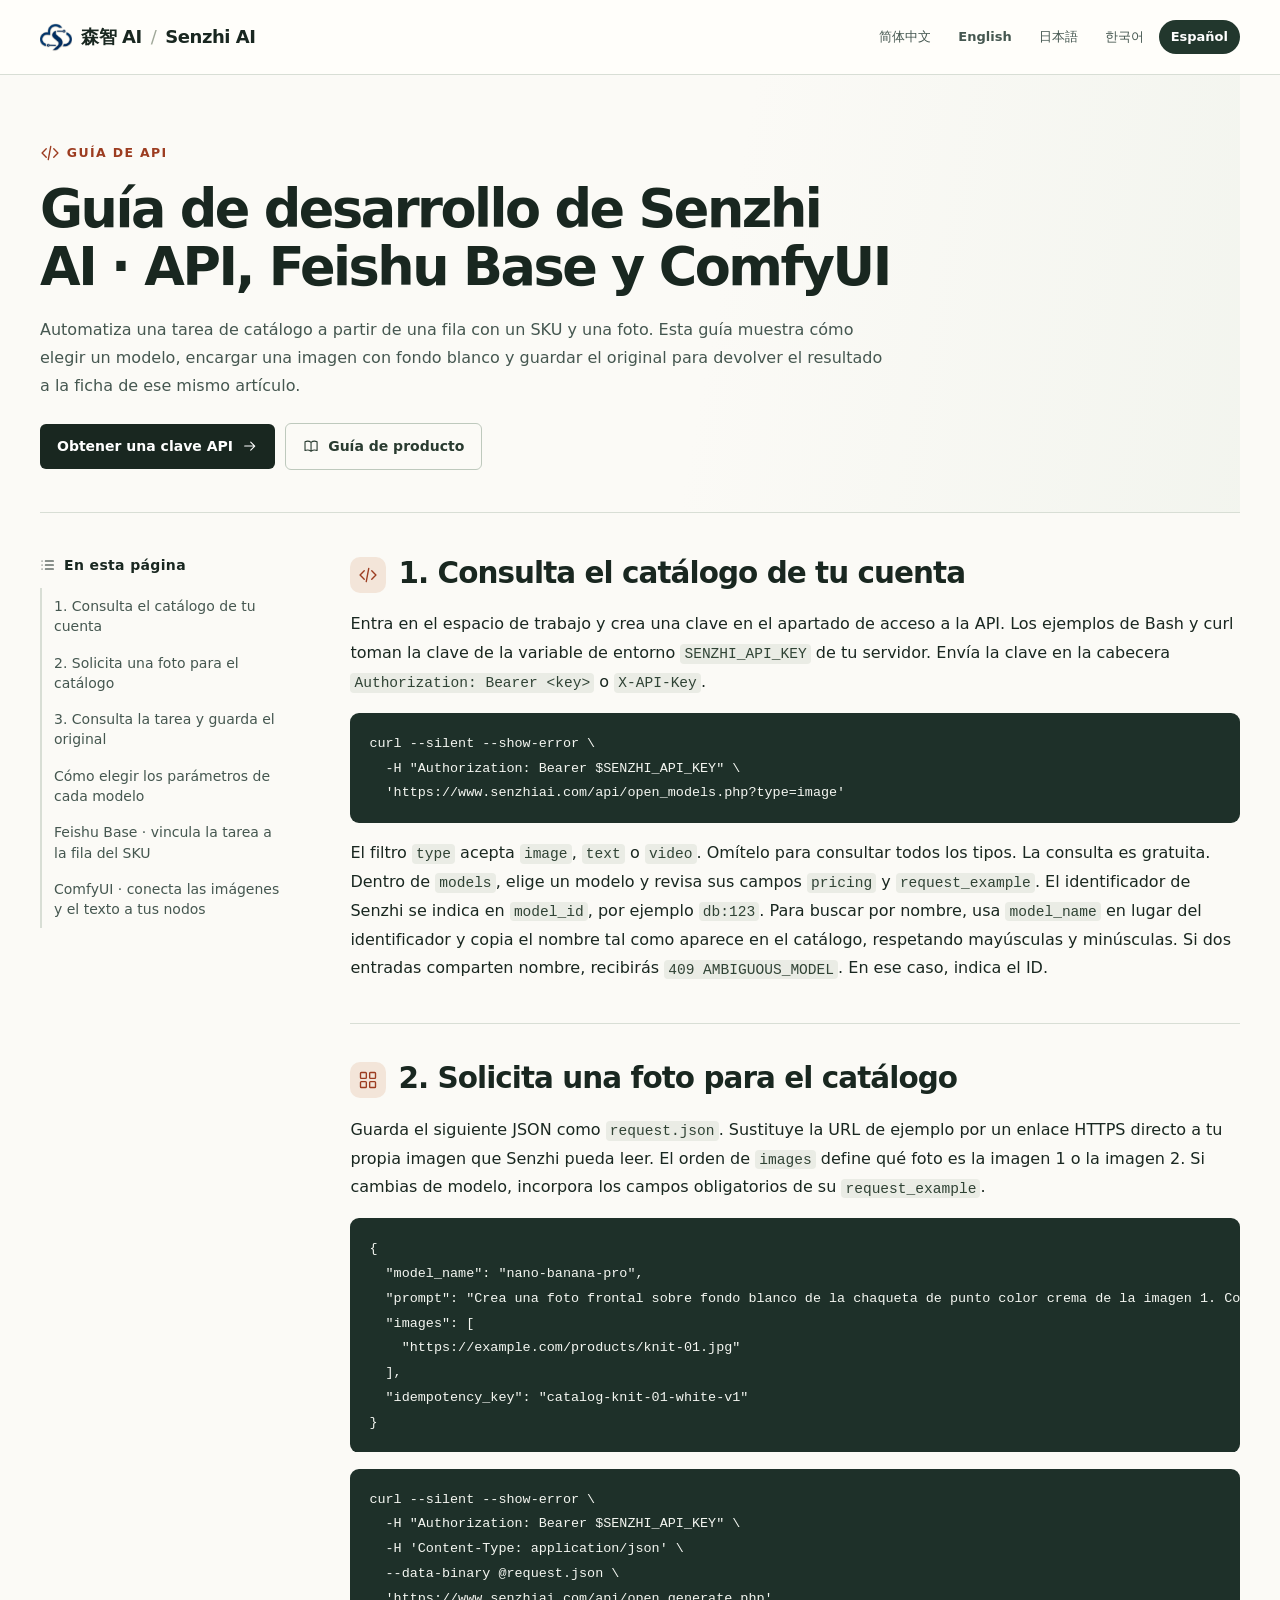
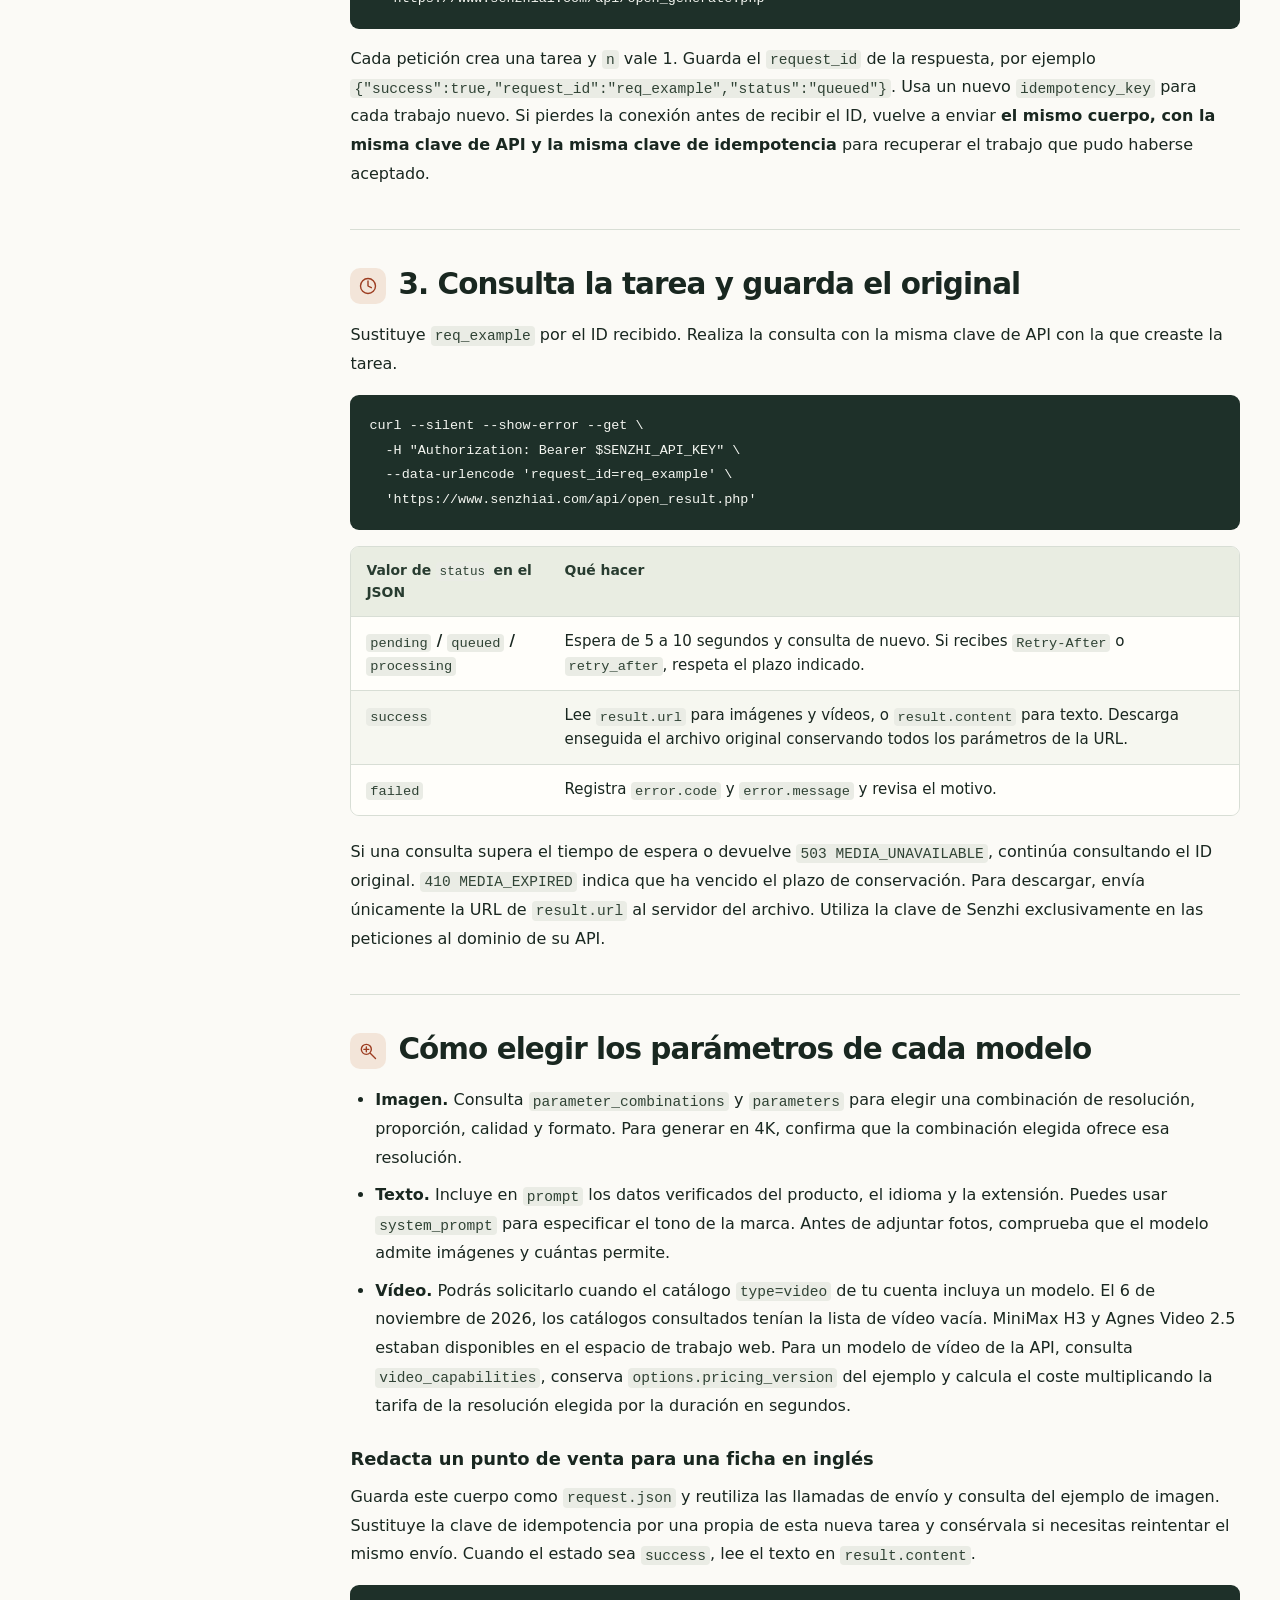
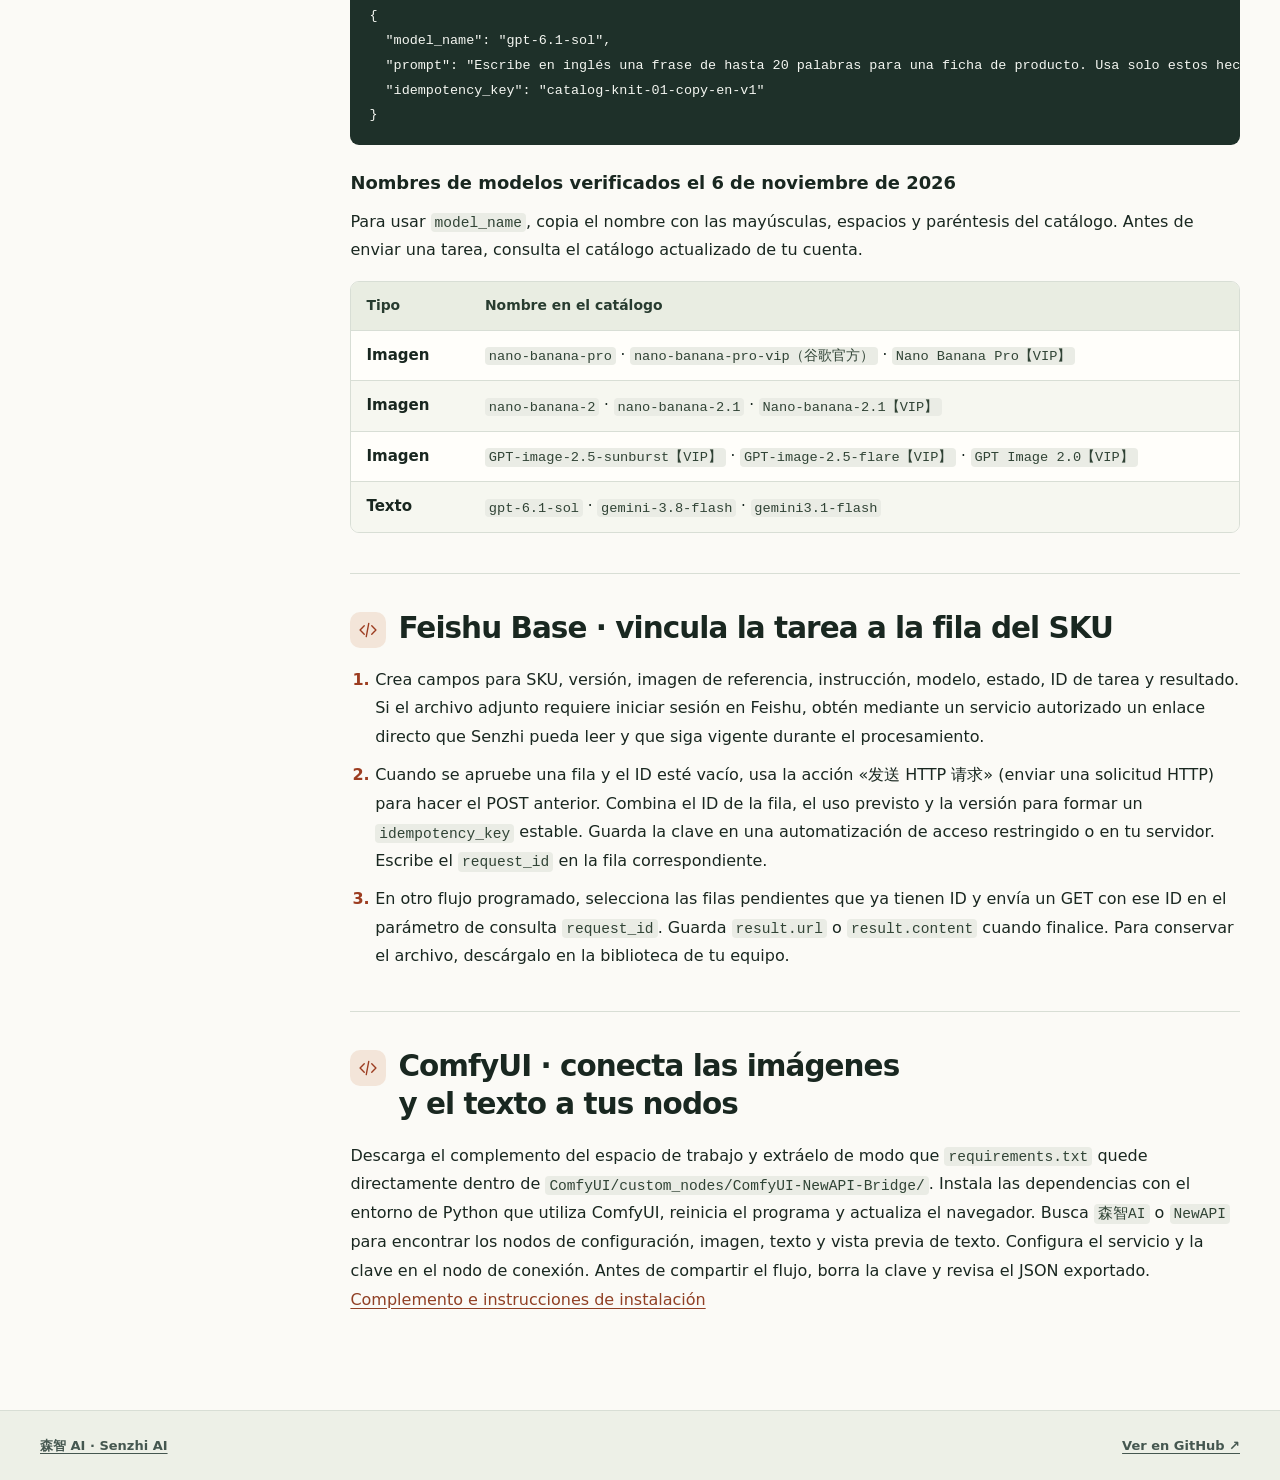
<file: docs/api-es.html>
<!doctype html>
<html lang="es"><head><meta charset="utf-8"><meta name="viewport" content="width=device-width,initial-scale=1">
<title>Guía de desarrollo de Senzhi AI · API, Feishu Base y ComfyUI</title><meta name="description" content="Automatiza una tarea de catálogo a partir de una fila con un SKU y una foto. Esta guía muestra cómo elegir un modelo, encargar una imagen con fondo blanco y guardar el original para devolver el…"><link rel="canonical" href="https://iwkai312.github.io/Senzhi-AI/api-es.html"><link rel="alternate" hreflang="zh-Hans" href="https://iwkai312.github.io/Senzhi-AI/api-zh.html">
<link rel="alternate" hreflang="en" href="https://iwkai312.github.io/Senzhi-AI/api-en.html">
<link rel="alternate" hreflang="ja" href="https://iwkai312.github.io/Senzhi-AI/api-ja.html">
<link rel="alternate" hreflang="ko" href="https://iwkai312.github.io/Senzhi-AI/api-ko.html">
<link rel="alternate" hreflang="es" href="https://iwkai312.github.io/Senzhi-AI/api-es.html">
<link rel="alternate" hreflang="x-default" href="https://iwkai312.github.io/Senzhi-AI/api-zh.html"><meta property="og:type" content="article"><meta property="og:title" content="Guía de desarrollo de Senzhi AI · API, Feishu Base y ComfyUI"><meta property="og:description" content="Automatiza una tarea de catálogo a partir de una fila con un SKU y una foto. Esta guía muestra cómo elegir un modelo, encargar una imagen con fondo blanco y guardar el original para devolver el…"><meta property="og:url" content="https://iwkai312.github.io/Senzhi-AI/api-es.html"><meta property="og:image" content="https://iwkai312.github.io/Senzhi-AI/assets/knit-studio.webp"><link rel="icon" href="assets/senzhi-logo.png"><link rel="stylesheet" href="assets/guide.css"><script type="application/ld+json">{"@context":"https://schema.org","@type":"TechArticle","headline":"Guía de desarrollo de Senzhi AI · API, Feishu Base y ComfyUI","inLanguage":"es","url":"https://iwkai312.github.io/Senzhi-AI/api-es.html","description":"Automatiza una tarea de catálogo a partir de una fila con un SKU y una foto. Esta guía muestra cómo elegir un modelo, encargar una imagen con fondo blanco y guardar el original para devolver el resultado a la ficha de ese mismo artículo.","publisher":{"@type":"Organization","name":"森智 AI · Senzhi AI","url":"https://www.senzhiai.com/"}}</script></head>
<body><header><div class="shell mast"><a class="brand" href="https://www.senzhiai.com/"><img src="assets/senzhi-logo.png" width="32" height="32" alt="">森智 AI <span>/</span> Senzhi AI</a><nav class="languages" aria-label="Elegir idioma"><a lang="zh-Hans" hreflang="zh-Hans" href="api-zh.html">简体中文</a><a lang="en" hreflang="en" href="api-en.html">English</a><a lang="ja" hreflang="ja" href="api-ja.html">日本語</a><a lang="ko" hreflang="ko" href="api-ko.html">한국어</a><a lang="es" hreflang="es" href="api-es.html" aria-current="page">Español</a></nav></div></header>
<main><div class="shell"><div class="hero api-hero"><div class="hero-copy"><div class="kind"><svg class="ico" viewBox="0 0 24 24" fill="none" stroke="currentColor" stroke-width="1.65" stroke-linecap="round" stroke-linejoin="round" aria-hidden="true"><path d="m7.5 7-5 5 5 5m9-10 5 5-5 5m-3.6-13-3 16"/></svg>Guía de API</div><h1>Guía de desarrollo de Senzhi AI · API, Feishu Base y <span class="term">ComfyUI</span></h1><p>Automatiza una tarea de catálogo a partir de una fila con un SKU y una foto. Esta guía muestra cómo elegir un modelo, encargar una imagen con fondo blanco y guardar el original para devolver el resultado a la ficha de ese mismo artículo.</p><div class="actions"><a class="primary" href="https://www.senzhiai.com/workspace.php?tool=open_api">Obtener una clave API <svg class="ico" viewBox="0 0 24 24" fill="none" stroke="currentColor" stroke-width="1.65" stroke-linecap="round" stroke-linejoin="round" aria-hidden="true"><path d="M4 12h15m-6-6 6 6-6 6"/></svg></a><a class="secondary" href="es.html"><svg class="ico" viewBox="0 0 24 24" fill="none" stroke="currentColor" stroke-width="1.65" stroke-linecap="round" stroke-linejoin="round" aria-hidden="true"><path d="M3 5.5c3.3-1.4 6.5-1.1 9 1.1 2.5-2.2 5.7-2.5 9-1.1v13.1c-3.2-1.3-6.3-.9-9 1.1-2.7-2-5.8-2.4-9-1.1zM12 6.6v13"/></svg>Guía de producto</a></div></div></div>
<div class="layout"><aside><div class="toc"><strong><svg class="ico" viewBox="0 0 24 24" fill="none" stroke="currentColor" stroke-width="1.65" stroke-linecap="round" stroke-linejoin="round" aria-hidden="true"><path d="M8 6h12M8 12h12M8 18h12M3 6h.1M3 12h.1M3 18h.1"/></svg>En esta página</strong><a href="#section-1">1. Consulta el catálogo de tu cuenta</a><a href="#section-2">2. Solicita una foto para el catálogo</a><a href="#section-3">3. Consulta la tarea y guarda el original</a><a href="#section-4">Cómo elegir los parámetros de cada modelo</a><a href="#section-5">Feishu Base · vincula la tarea a la fila del SKU</a><a href="#section-6">ComfyUI · conecta las imágenes y el texto a tus nodos</a></div><details><summary>En esta página</summary><a href="#section-1">1. Consulta el catálogo de tu cuenta</a><a href="#section-2">2. Solicita una foto para el catálogo</a><a href="#section-3">3. Consulta la tarea y guarda el original</a><a href="#section-4">Cómo elegir los parámetros de cada modelo</a><a href="#section-5">Feishu Base · vincula la tarea a la fila del SKU</a><a href="#section-6">ComfyUI · conecta las imágenes y el texto a tus nodos</a></details></aside><article><section class="chapter" id="section-1"><h2><span class="chapter-icon"><svg class="ico" viewBox="0 0 24 24" fill="none" stroke="currentColor" stroke-width="1.65" stroke-linecap="round" stroke-linejoin="round" aria-hidden="true"><path d="m7.5 7-5 5 5 5m9-10 5 5-5 5m-3.6-13-3 16"/></svg></span>1. Consulta el catálogo de tu cuenta</h2><p>Entra en el espacio de trabajo y crea una clave en el apartado de acceso a la API. Los ejemplos de Bash y curl toman la clave de la variable de entorno <code>SENZHI_API_KEY</code> de tu servidor. Envía la clave en la cabecera <code>Authorization: Bearer &lt;key&gt;</code> o <code>X-API-Key</code>.</p>
<pre><code class="language-bash">curl --silent --show-error \
  -H &quot;Authorization: Bearer $SENZHI_API_KEY&quot; \
  &#39;https://www.senzhiai.com/api/open_models.php?type=image&#39;
</code></pre>
<p>El filtro <code>type</code> acepta <code>image</code>, <code>text</code> o <code>video</code>. Omítelo para consultar todos los tipos. La consulta es gratuita. Dentro de <code>models</code>, elige un modelo y revisa sus campos <code>pricing</code> y <code>request_example</code>. El identificador de Senzhi se indica en <code>model_id</code>, por ejemplo <code>db:123</code>. Para buscar por nombre, usa <code>model_name</code> en lugar del identificador y copia el nombre tal como aparece en el catálogo, respetando mayúsculas y minúsculas. Si dos entradas comparten nombre, recibirás <code>409 AMBIGUOUS_MODEL</code>. En ese caso, indica el ID.</p>
</section>
<section class="chapter" id="section-2"><h2><span class="chapter-icon"><svg class="ico" viewBox="0 0 24 24" fill="none" stroke="currentColor" stroke-width="1.65" stroke-linecap="round" stroke-linejoin="round" aria-hidden="true"><rect x="3" y="3" width="7" height="7" rx="1"/><rect x="14" y="3" width="7" height="7" rx="1"/><rect x="3" y="14" width="7" height="7" rx="1"/><rect x="14" y="14" width="7" height="7" rx="1"/></svg></span>2. Solicita una foto para el catálogo</h2><p>Guarda el siguiente JSON como <code>request.json</code>. Sustituye la URL de ejemplo por un enlace HTTPS directo a tu propia imagen que Senzhi pueda leer. El orden de <code>images</code> define qué foto es la imagen 1 o la imagen 2. Si cambias de modelo, incorpora los campos obligatorios de su <code>request_example</code>.</p>
<pre><code class="language-json">{
  &quot;model_name&quot;: &quot;nano-banana-pro&quot;,
  &quot;prompt&quot;: &quot;Crea una foto frontal sobre fondo blanco de la chaqueta de punto color crema de la imagen 1. Conserva el cuello, los botones y el canalé de los puños.&quot;,
  &quot;images&quot;: [
    &quot;https://example.com/products/knit-01.jpg&quot;
  ],
  &quot;idempotency_key&quot;: &quot;catalog-knit-01-white-v1&quot;
}
</code></pre>
<pre><code class="language-bash">curl --silent --show-error \
  -H &quot;Authorization: Bearer $SENZHI_API_KEY&quot; \
  -H &#39;Content-Type: application/json&#39; \
  --data-binary @request.json \
  &#39;https://www.senzhiai.com/api/open_generate.php&#39;
</code></pre>
<p>Cada petición crea una tarea y <code>n</code> vale 1. Guarda el <code>request_id</code> de la respuesta, por ejemplo <code>{&quot;success&quot;:true,&quot;request_id&quot;:&quot;req_example&quot;,&quot;status&quot;:&quot;queued&quot;}</code>. Usa un nuevo <code>idempotency_key</code> para cada trabajo nuevo. Si pierdes la conexión antes de recibir el ID, vuelve a enviar <strong>el mismo cuerpo, con la misma clave de API y la misma clave de idempotencia</strong> para recuperar el trabajo que pudo haberse aceptado.</p>
</section>
<section class="chapter" id="section-3"><h2><span class="chapter-icon"><svg class="ico" viewBox="0 0 24 24" fill="none" stroke="currentColor" stroke-width="1.65" stroke-linecap="round" stroke-linejoin="round" aria-hidden="true"><circle cx="12" cy="12" r="9"/><path d="M12 6v6l4 2"/></svg></span>3. Consulta la tarea y guarda el original</h2><p>Sustituye <code>req_example</code> por el ID recibido. Realiza la consulta con la misma clave de API con la que creaste la tarea.</p>
<pre><code class="language-bash">curl --silent --show-error --get \
  -H &quot;Authorization: Bearer $SENZHI_API_KEY&quot; \
  --data-urlencode &#39;request_id=req_example&#39; \
  &#39;https://www.senzhiai.com/api/open_result.php&#39;
</code></pre>
<div class="table-scroll" tabindex="0"><table>
<thead>
<tr>
<th>Valor de <code>status</code> en el JSON</th>
<th>Qué hacer</th>
</tr>
</thead>
<tbody><tr>
<td><code>pending</code> / <code>queued</code> / <code>processing</code></td>
<td>Espera de 5 a 10 segundos y consulta de nuevo. Si recibes <code>Retry-After</code> o <code>retry_after</code>, respeta el plazo indicado.</td>
</tr>
<tr>
<td><code>success</code></td>
<td>Lee <code>result.url</code> para imágenes y vídeos, o <code>result.content</code> para texto. Descarga enseguida el archivo original conservando todos los parámetros de la URL.</td>
</tr>
<tr>
<td><code>failed</code></td>
<td>Registra <code>error.code</code> y <code>error.message</code> y revisa el motivo.</td>
</tr>
</tbody></table></div>
<p>Si una consulta supera el tiempo de espera o devuelve <code>503 MEDIA_UNAVAILABLE</code>, continúa consultando el ID original. <code>410 MEDIA_EXPIRED</code> indica que ha vencido el plazo de conservación. Para descargar, envía únicamente la URL de <code>result.url</code> al servidor del archivo. Utiliza la clave de Senzhi exclusivamente en las peticiones al dominio de su API.</p>
</section>
<section class="chapter" id="section-4"><h2><span class="chapter-icon"><svg class="ico" viewBox="0 0 24 24" fill="none" stroke="currentColor" stroke-width="1.65" stroke-linecap="round" stroke-linejoin="round" aria-hidden="true"><circle cx="10" cy="10" r="6"/><path d="m15 15 6 6M7 10h6m-3-3v6"/></svg></span>Cómo elegir los parámetros de cada modelo</h2><ul>
<li><strong>Imagen.</strong> Consulta <code>parameter_combinations</code> y <code>parameters</code> para elegir una combinación de resolución, proporción, calidad y formato. Para generar en 4K, confirma que la combinación elegida ofrece esa resolución.</li>
<li><strong>Texto.</strong> Incluye en <code>prompt</code> los datos verificados del producto, el idioma y la extensión. Puedes usar <code>system_prompt</code> para especificar el tono de la marca. Antes de adjuntar fotos, comprueba que el modelo admite imágenes y cuántas permite.</li>
<li><strong>Vídeo.</strong> Podrás solicitarlo cuando el catálogo <code>type=video</code> de tu cuenta incluya un modelo. El 6 de noviembre de 2026, los catálogos consultados tenían la lista de vídeo vacía. MiniMax H3 y Agnes Video 2.5 estaban disponibles en el espacio de trabajo web. Para un modelo de vídeo de la API, consulta <code>video_capabilities</code>, conserva <code>options.pricing_version</code> del ejemplo y calcula el coste multiplicando la tarifa de la resolución elegida por la duración en segundos.</li>
</ul>
<h3>Redacta un punto de venta para una ficha en inglés</h3>
<p>Guarda este cuerpo como <code>request.json</code> y reutiliza las llamadas de envío y consulta del ejemplo de imagen. Sustituye la clave de idempotencia por una propia de esta nueva tarea y consérvala si necesitas reintentar el mismo envío. Cuando el estado sea <code>success</code>, lee el texto en <code>result.content</code>.</p>
<pre><code class="language-json">{
  &quot;model_name&quot;: &quot;gpt-6.1-sol&quot;,
  &quot;prompt&quot;: &quot;Escribe en inglés una frase de hasta 20 palabras para una ficha de producto. Usa solo estos hechos verificados: es una chaqueta de punto color crema y tiene cuatro botones delanteros.&quot;,
  &quot;idempotency_key&quot;: &quot;catalog-knit-01-copy-en-v1&quot;
}
</code></pre>
<h3>Nombres de modelos verificados el 6 de noviembre de 2026</h3>
<p>Para usar <code>model_name</code>, copia el nombre con las mayúsculas, espacios y paréntesis del catálogo. Antes de enviar una tarea, consulta el catálogo actualizado de tu cuenta.</p>
<div class="table-scroll" tabindex="0"><table>
<thead>
<tr>
<th>Tipo</th>
<th>Nombre en el catálogo</th>
</tr>
</thead>
<tbody><tr>
<td>Imagen</td>
<td><code>nano-banana-pro</code> · <code>nano-banana-pro-vip（谷歌官方）</code> · <code>Nano Banana Pro【VIP】</code></td>
</tr>
<tr>
<td>Imagen</td>
<td><code>nano-banana-2</code> · <code>nano-banana-2.1</code> · <code>Nano-banana-2.1【VIP】</code></td>
</tr>
<tr>
<td>Imagen</td>
<td><code>GPT-image-2.5-sunburst【VIP】</code> · <code>GPT-image-2.5-flare【VIP】</code> · <code>GPT Image 2.0【VIP】</code></td>
</tr>
<tr>
<td>Texto</td>
<td><code>gpt-6.1-sol</code> · <code>gemini-3.8-flash</code> · <code>gemini3.1-flash</code></td>
</tr>
</tbody></table></div>
</section>
<section class="chapter" id="section-5"><h2><span class="chapter-icon"><svg class="ico" viewBox="0 0 24 24" fill="none" stroke="currentColor" stroke-width="1.65" stroke-linecap="round" stroke-linejoin="round" aria-hidden="true"><path d="m7.5 7-5 5 5 5m9-10 5 5-5 5m-3.6-13-3 16"/></svg></span>Feishu Base · vincula la tarea a la fila del SKU</h2><ol>
<li>Crea campos para SKU, versión, imagen de referencia, instrucción, modelo, estado, ID de tarea y resultado. Si el archivo adjunto requiere iniciar sesión en Feishu, obtén mediante un servicio autorizado un enlace directo que Senzhi pueda leer y que siga vigente durante el procesamiento.</li>
<li>Cuando se apruebe una fila y el ID esté vacío, usa la acción «发送 HTTP 请求» (enviar una solicitud HTTP) para hacer el POST anterior. Combina el ID de la fila, el uso previsto y la versión para formar un <code>idempotency_key</code> estable. Guarda la clave en una automatización de acceso restringido o en tu servidor. Escribe el <code>request_id</code> en la fila correspondiente.</li>
<li>En otro flujo programado, selecciona las filas pendientes que ya tienen ID y envía un GET con ese ID en el parámetro de consulta <code>request_id</code>. Guarda <code>result.url</code> o <code>result.content</code> cuando finalice. Para conservar el archivo, descárgalo en la biblioteca de tu equipo.</li>
</ol>
</section>
<section class="chapter" id="section-6"><h2><span class="chapter-icon"><svg class="ico" viewBox="0 0 24 24" fill="none" stroke="currentColor" stroke-width="1.65" stroke-linecap="round" stroke-linejoin="round" aria-hidden="true"><path d="m7.5 7-5 5 5 5m9-10 5 5-5 5m-3.6-13-3 16"/></svg></span>ComfyUI · conecta las imágenes y el texto a tus nodos</h2><p>Descarga el complemento del espacio de trabajo y extráelo de modo que <code>requirements.txt</code> quede directamente dentro de <code>ComfyUI/custom_nodes/ComfyUI-NewAPI-Bridge/</code>. Instala las dependencias con el entorno de Python que utiliza ComfyUI, reinicia el programa y actualiza el navegador. Busca <code>森智AI</code> o <code>NewAPI</code> para encontrar los nodos de configuración, imagen, texto y vista previa de texto. Configura el servicio y la clave en el nodo de conexión. Antes de compartir el flujo, borra la clave y revisa el JSON exportado. <a href="https://www.senzhiai.com/workspace.php?tool=open_api">Complemento e instrucciones de instalación</a></p>
</section></article></div></div></main>
<footer><div class="shell"><a href="https://www.senzhiai.com/">森智 AI · Senzhi AI</a><a href="https://github.com/iwkai312/Senzhi-AI/blob/main/docs/api-es.md">Ver en GitHub ↗</a></div></footer></body></html>
</file>
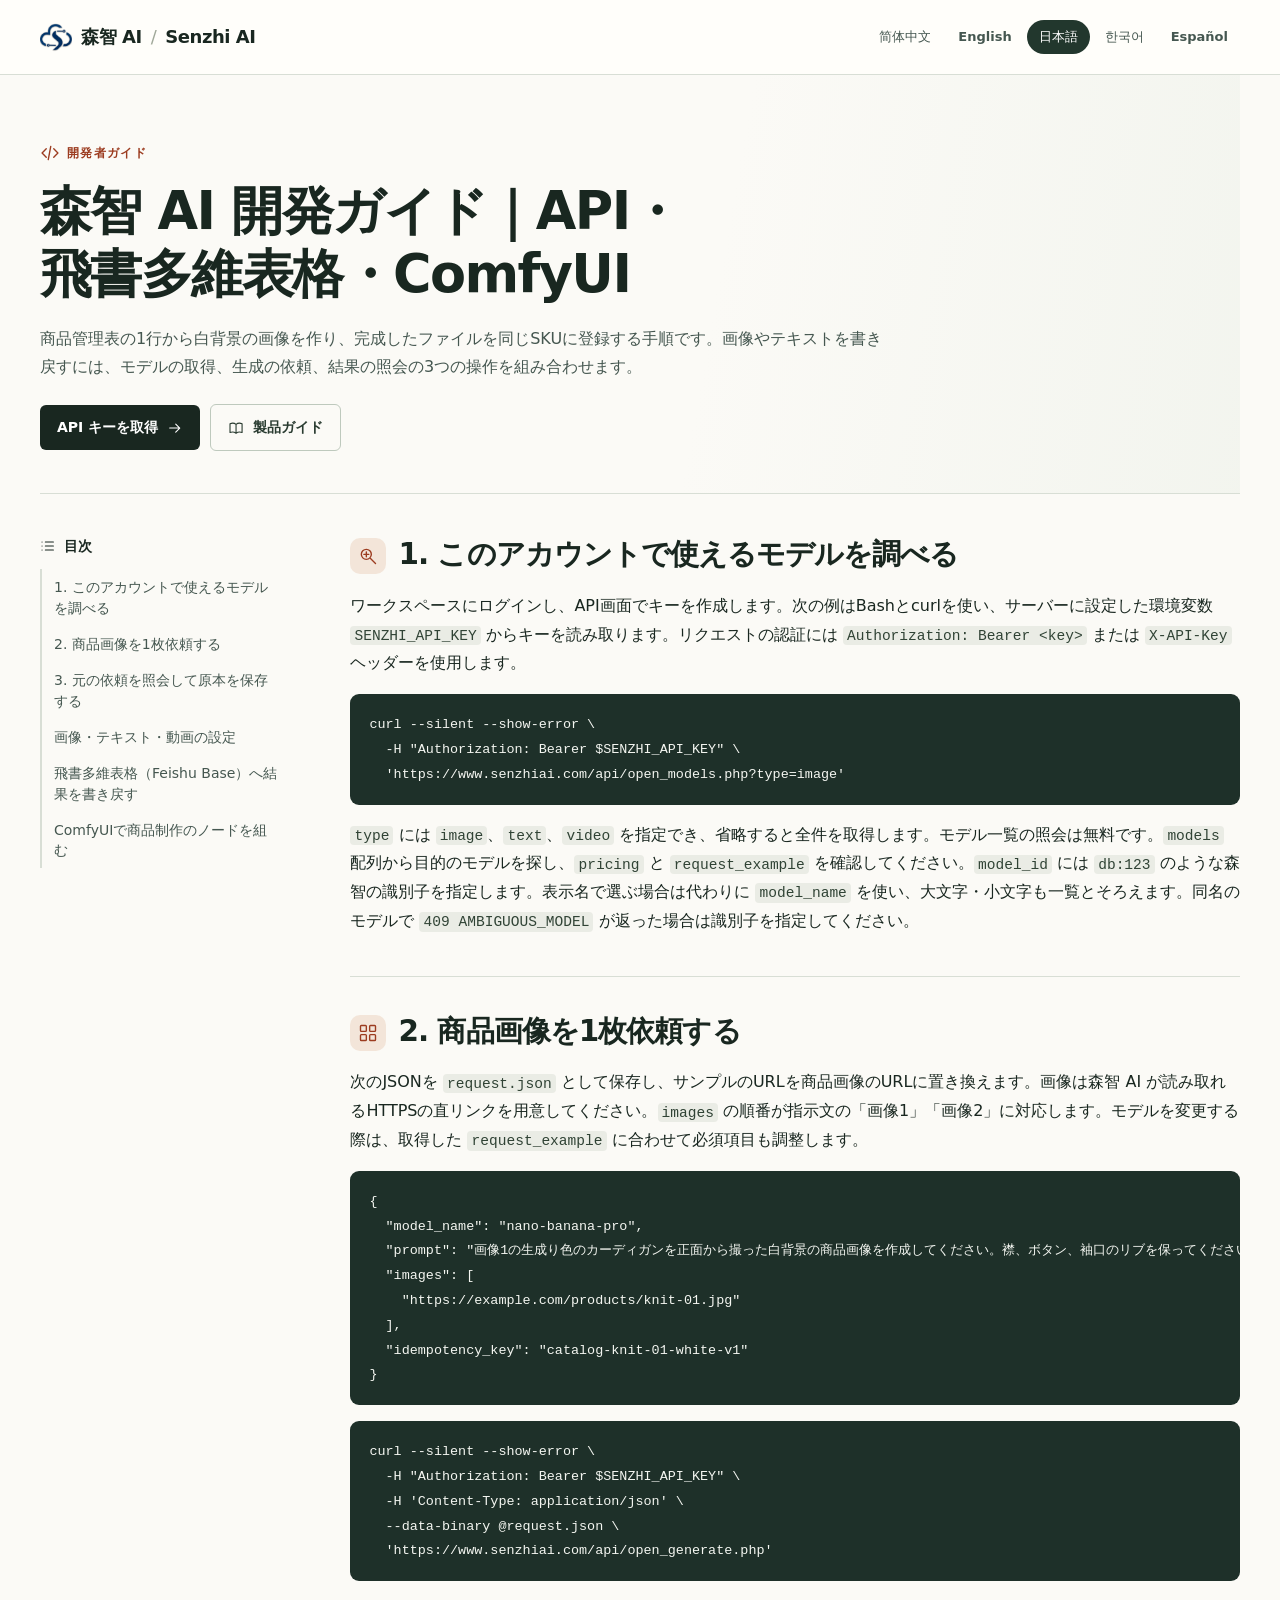
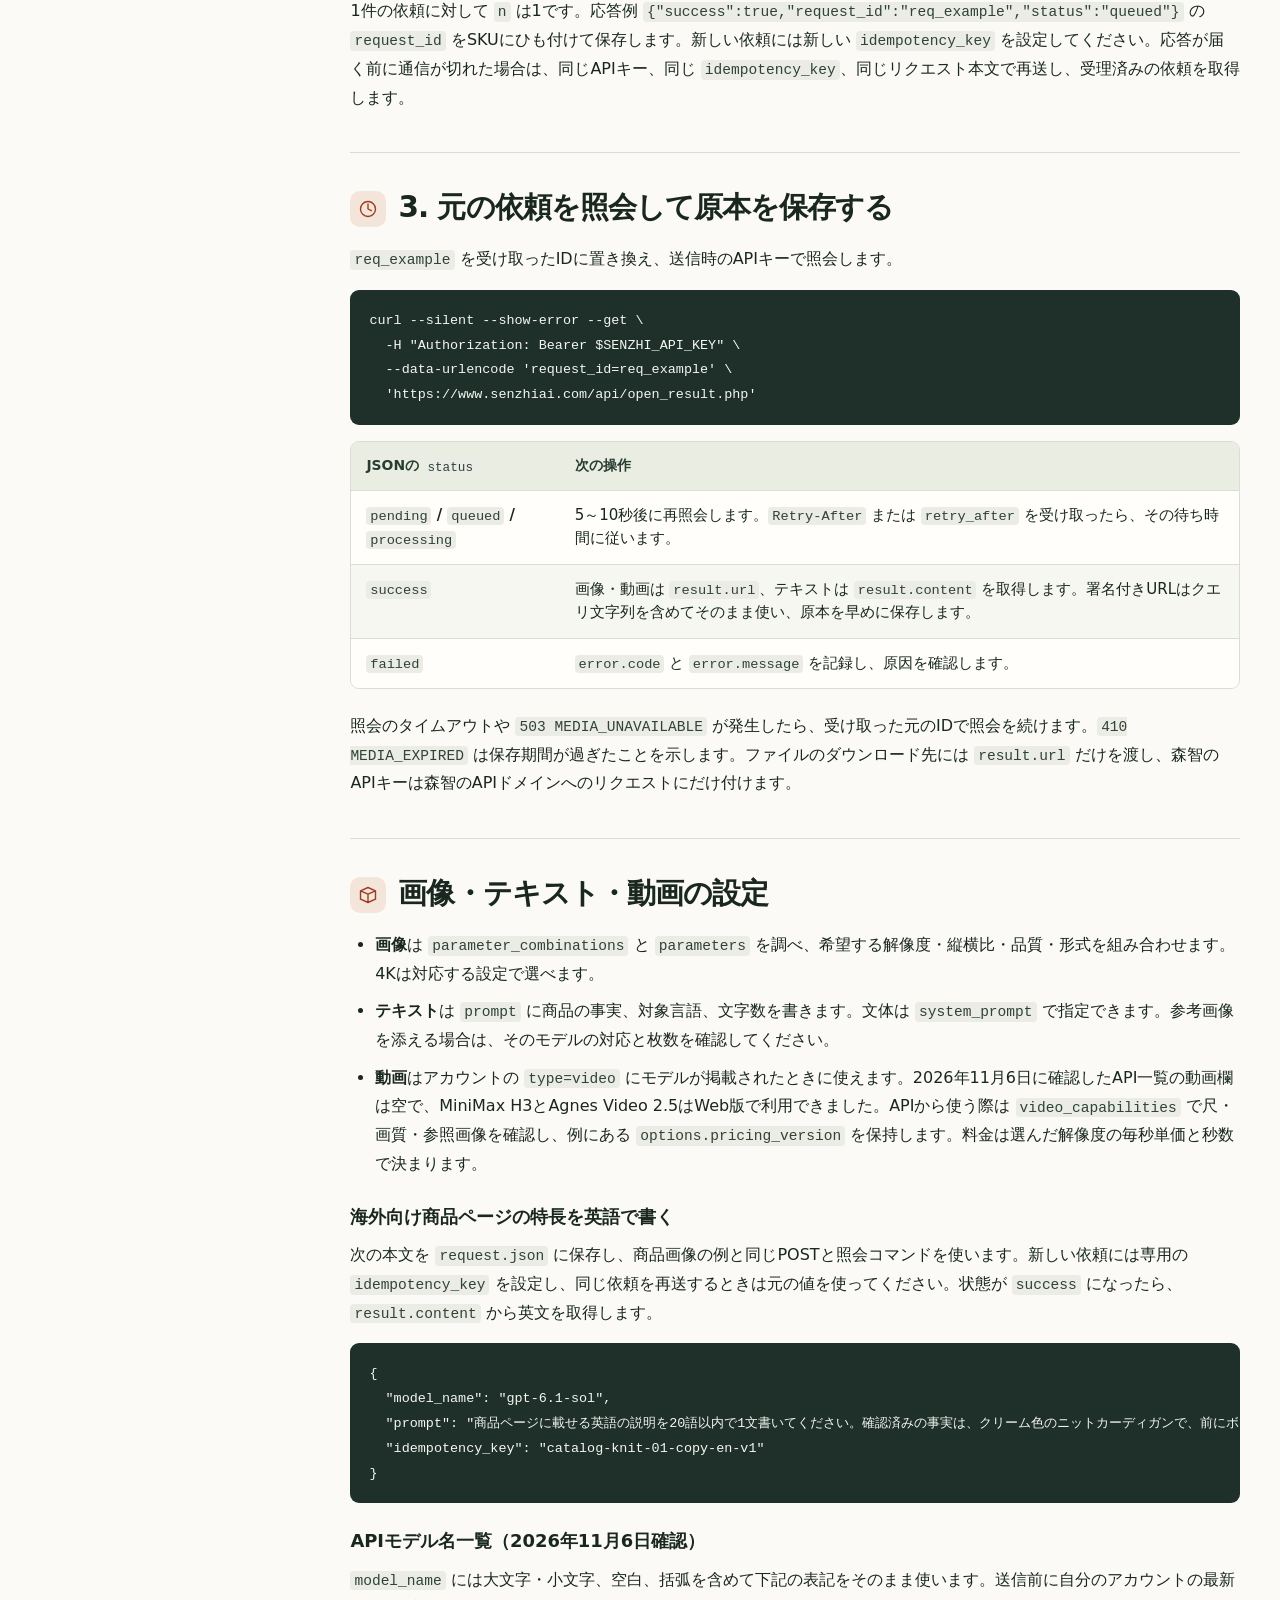
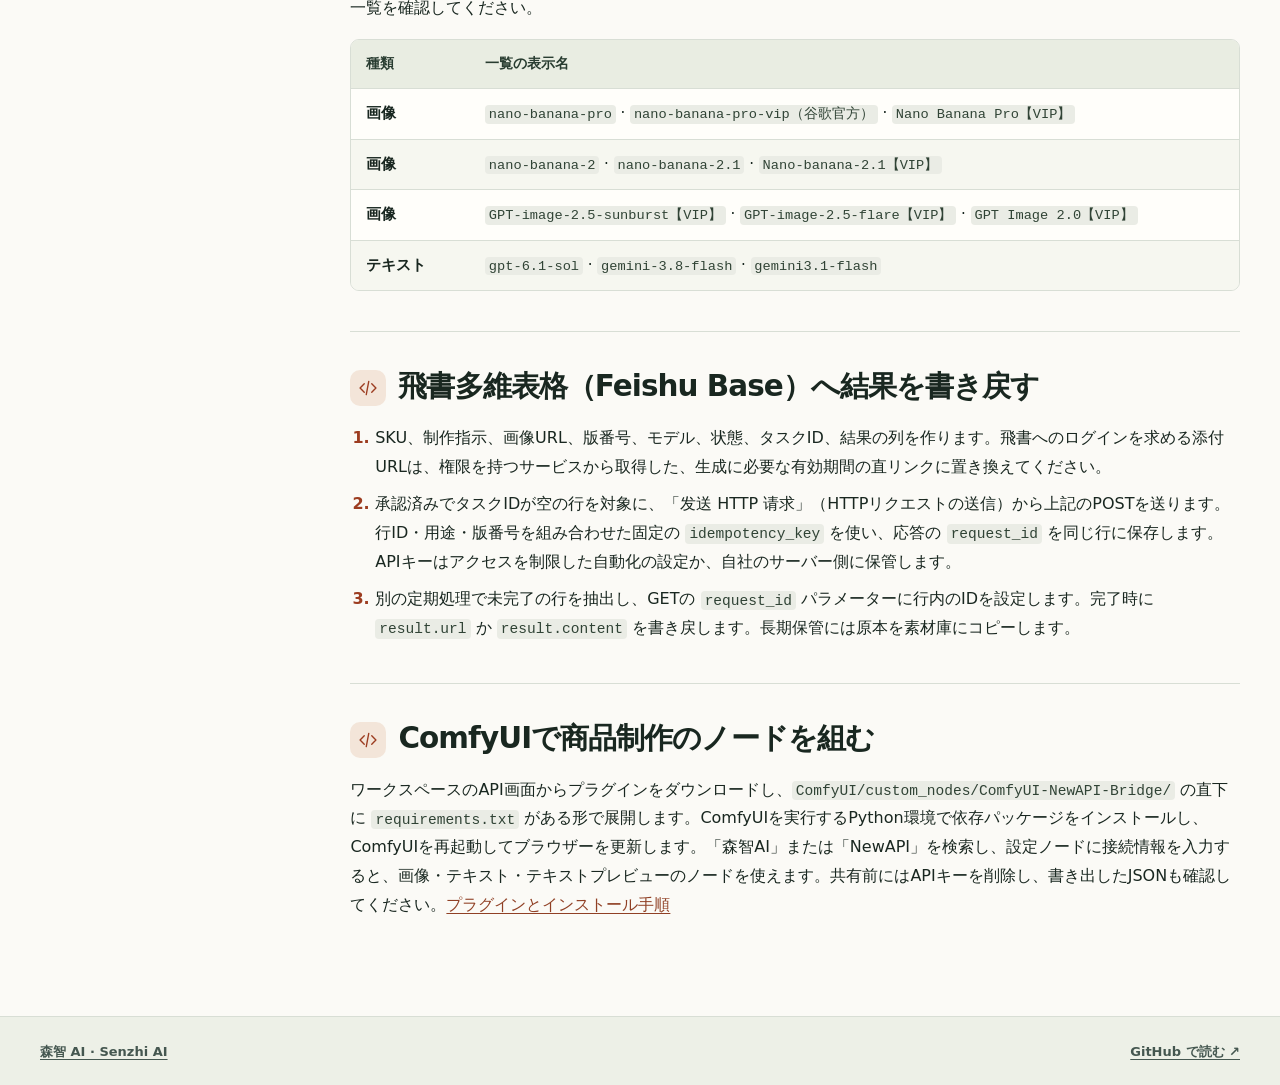
<file: docs/api-ja.html>
<!doctype html>
<html lang="ja"><head><meta charset="utf-8"><meta name="viewport" content="width=device-width,initial-scale=1">
<title>森智 AI 開発ガイド｜API・飛書多維表格・ComfyUI</title><meta name="description" content="商品管理表の1行から白背景の画像を作り、完成したファイルを同じSKUに登録する手順です。画像やテキストを書き戻すには、モデルの取得、生成の依頼、結果の照会の3つの操作を組み合わせます。"><link rel="canonical" href="https://iwkai312.github.io/Senzhi-AI/api-ja.html"><link rel="alternate" hreflang="zh-Hans" href="https://iwkai312.github.io/Senzhi-AI/api-zh.html">
<link rel="alternate" hreflang="en" href="https://iwkai312.github.io/Senzhi-AI/api-en.html">
<link rel="alternate" hreflang="ja" href="https://iwkai312.github.io/Senzhi-AI/api-ja.html">
<link rel="alternate" hreflang="ko" href="https://iwkai312.github.io/Senzhi-AI/api-ko.html">
<link rel="alternate" hreflang="es" href="https://iwkai312.github.io/Senzhi-AI/api-es.html">
<link rel="alternate" hreflang="x-default" href="https://iwkai312.github.io/Senzhi-AI/api-zh.html"><meta property="og:type" content="article"><meta property="og:title" content="森智 AI 開発ガイド｜API・飛書多維表格・ComfyUI"><meta property="og:description" content="商品管理表の1行から白背景の画像を作り、完成したファイルを同じSKUに登録する手順です。画像やテキストを書き戻すには、モデルの取得、生成の依頼、結果の照会の3つの操作を組み合わせます。"><meta property="og:url" content="https://iwkai312.github.io/Senzhi-AI/api-ja.html"><meta property="og:image" content="https://iwkai312.github.io/Senzhi-AI/assets/knit-studio.webp"><link rel="icon" href="assets/senzhi-logo.png"><link rel="stylesheet" href="assets/guide.css"><script type="application/ld+json">{"@context":"https://schema.org","@type":"TechArticle","headline":"森智 AI 開発ガイド｜API・飛書多維表格・ComfyUI","inLanguage":"ja","url":"https://iwkai312.github.io/Senzhi-AI/api-ja.html","description":"商品管理表の1行から白背景の画像を作り、完成したファイルを同じSKUに登録する手順です。画像やテキストを書き戻すには、モデルの取得、生成の依頼、結果の照会の3つの操作を組み合わせます。","publisher":{"@type":"Organization","name":"森智 AI · Senzhi AI","url":"https://www.senzhiai.com/"}}</script></head>
<body><header><div class="shell mast"><a class="brand" href="https://www.senzhiai.com/"><img src="assets/senzhi-logo.png" width="32" height="32" alt="">森智 AI <span>/</span> Senzhi AI</a><nav class="languages" aria-label="言語を選択"><a lang="zh-Hans" hreflang="zh-Hans" href="api-zh.html">简体中文</a><a lang="en" hreflang="en" href="api-en.html">English</a><a lang="ja" hreflang="ja" href="api-ja.html" aria-current="page">日本語</a><a lang="ko" hreflang="ko" href="api-ko.html">한국어</a><a lang="es" hreflang="es" href="api-es.html">Español</a></nav></div></header>
<main><div class="shell"><div class="hero api-hero"><div class="hero-copy"><div class="kind"><svg class="ico" viewBox="0 0 24 24" fill="none" stroke="currentColor" stroke-width="1.65" stroke-linecap="round" stroke-linejoin="round" aria-hidden="true"><path d="m7.5 7-5 5 5 5m9-10 5 5-5 5m-3.6-13-3 16"/></svg>開発者ガイド</div><h1><span class="term">森智 AI</span> 開発ガイド｜API・飛書多維表格・<span class="term">ComfyUI</span></h1><p>商品管理表の1行から白背景の画像を作り、完成したファイルを同じSKUに登録する手順です。画像やテキストを書き戻すには、モデルの取得、生成の依頼、結果の照会の3つの操作を組み合わせます。</p><div class="actions"><a class="primary" href="https://www.senzhiai.com/workspace.php?tool=open_api">API キーを取得 <svg class="ico" viewBox="0 0 24 24" fill="none" stroke="currentColor" stroke-width="1.65" stroke-linecap="round" stroke-linejoin="round" aria-hidden="true"><path d="M4 12h15m-6-6 6 6-6 6"/></svg></a><a class="secondary" href="ja.html"><svg class="ico" viewBox="0 0 24 24" fill="none" stroke="currentColor" stroke-width="1.65" stroke-linecap="round" stroke-linejoin="round" aria-hidden="true"><path d="M3 5.5c3.3-1.4 6.5-1.1 9 1.1 2.5-2.2 5.7-2.5 9-1.1v13.1c-3.2-1.3-6.3-.9-9 1.1-2.7-2-5.8-2.4-9-1.1zM12 6.6v13"/></svg>製品ガイド</a></div></div></div>
<div class="layout"><aside><div class="toc"><strong><svg class="ico" viewBox="0 0 24 24" fill="none" stroke="currentColor" stroke-width="1.65" stroke-linecap="round" stroke-linejoin="round" aria-hidden="true"><path d="M8 6h12M8 12h12M8 18h12M3 6h.1M3 12h.1M3 18h.1"/></svg>目次</strong><a href="#section-1">1. このアカウントで使えるモデルを調べる</a><a href="#section-2">2. 商品画像を1枚依頼する</a><a href="#section-3">3. 元の依頼を照会して原本を保存する</a><a href="#section-4">画像・テキスト・動画の設定</a><a href="#section-5">飛書多維表格（Feishu Base）へ結果を書き戻す</a><a href="#section-6">ComfyUIで商品制作のノードを組む</a></div><details><summary>目次</summary><a href="#section-1">1. このアカウントで使えるモデルを調べる</a><a href="#section-2">2. 商品画像を1枚依頼する</a><a href="#section-3">3. 元の依頼を照会して原本を保存する</a><a href="#section-4">画像・テキスト・動画の設定</a><a href="#section-5">飛書多維表格（Feishu Base）へ結果を書き戻す</a><a href="#section-6">ComfyUIで商品制作のノードを組む</a></details></aside><article><section class="chapter" id="section-1"><h2><span class="chapter-icon"><svg class="ico" viewBox="0 0 24 24" fill="none" stroke="currentColor" stroke-width="1.65" stroke-linecap="round" stroke-linejoin="round" aria-hidden="true"><circle cx="10" cy="10" r="6"/><path d="m15 15 6 6M7 10h6m-3-3v6"/></svg></span>1. このアカウントで使えるモデルを調べる</h2><p>ワークスペースにログインし、API画面でキーを作成します。次の例はBashとcurlを使い、サーバーに設定した環境変数 <code>SENZHI_API_KEY</code> からキーを読み取ります。リクエストの認証には <code>Authorization: Bearer &lt;key&gt;</code> または <code>X-API-Key</code> ヘッダーを使用します。</p>
<pre><code class="language-bash">curl --silent --show-error \
  -H &quot;Authorization: Bearer $SENZHI_API_KEY&quot; \
  &#39;https://www.senzhiai.com/api/open_models.php?type=image&#39;
</code></pre>
<p><code>type</code> には <code>image</code>、<code>text</code>、<code>video</code> を指定でき、省略すると全件を取得します。モデル一覧の照会は無料です。<code>models</code> 配列から目的のモデルを探し、<code>pricing</code> と <code>request_example</code> を確認してください。<code>model_id</code> には <code>db:123</code> のような森智の識別子を指定します。表示名で選ぶ場合は代わりに <code>model_name</code> を使い、大文字・小文字も一覧とそろえます。同名のモデルで <code>409 AMBIGUOUS_MODEL</code> が返った場合は識別子を指定してください。</p>
</section>
<section class="chapter" id="section-2"><h2><span class="chapter-icon"><svg class="ico" viewBox="0 0 24 24" fill="none" stroke="currentColor" stroke-width="1.65" stroke-linecap="round" stroke-linejoin="round" aria-hidden="true"><rect x="3" y="3" width="7" height="7" rx="1"/><rect x="14" y="3" width="7" height="7" rx="1"/><rect x="3" y="14" width="7" height="7" rx="1"/><rect x="14" y="14" width="7" height="7" rx="1"/></svg></span>2. 商品画像を1枚依頼する</h2><p>次のJSONを <code>request.json</code> として保存し、サンプルのURLを商品画像のURLに置き換えます。画像は森智 AI が読み取れるHTTPSの直リンクを用意してください。<code>images</code> の順番が指示文の「画像1」「画像2」に対応します。モデルを変更する際は、取得した <code>request_example</code> に合わせて必須項目も調整します。</p>
<pre><code class="language-json">{
  &quot;model_name&quot;: &quot;nano-banana-pro&quot;,
  &quot;prompt&quot;: &quot;画像1の生成り色のカーディガンを正面から撮った白背景の商品画像を作成してください。襟、ボタン、袖口のリブを保ってください。&quot;,
  &quot;images&quot;: [
    &quot;https://example.com/products/knit-01.jpg&quot;
  ],
  &quot;idempotency_key&quot;: &quot;catalog-knit-01-white-v1&quot;
}
</code></pre>
<pre><code class="language-bash">curl --silent --show-error \
  -H &quot;Authorization: Bearer $SENZHI_API_KEY&quot; \
  -H &#39;Content-Type: application/json&#39; \
  --data-binary @request.json \
  &#39;https://www.senzhiai.com/api/open_generate.php&#39;
</code></pre>
<p>1件の依頼に対して <code>n</code> は1です。応答例 <code>{&quot;success&quot;:true,&quot;request_id&quot;:&quot;req_example&quot;,&quot;status&quot;:&quot;queued&quot;}</code> の <code>request_id</code> をSKUにひも付けて保存します。新しい依頼には新しい <code>idempotency_key</code> を設定してください。応答が届く前に通信が切れた場合は、同じAPIキー、同じ <code>idempotency_key</code>、同じリクエスト本文で再送し、受理済みの依頼を取得します。</p>
</section>
<section class="chapter" id="section-3"><h2><span class="chapter-icon"><svg class="ico" viewBox="0 0 24 24" fill="none" stroke="currentColor" stroke-width="1.65" stroke-linecap="round" stroke-linejoin="round" aria-hidden="true"><circle cx="12" cy="12" r="9"/><path d="M12 6v6l4 2"/></svg></span>3. 元の依頼を照会して原本を保存する</h2><p><code>req_example</code> を受け取ったIDに置き換え、送信時のAPIキーで照会します。</p>
<pre><code class="language-bash">curl --silent --show-error --get \
  -H &quot;Authorization: Bearer $SENZHI_API_KEY&quot; \
  --data-urlencode &#39;request_id=req_example&#39; \
  &#39;https://www.senzhiai.com/api/open_result.php&#39;
</code></pre>
<div class="table-scroll" tabindex="0"><table>
<thead>
<tr>
<th>JSONの <code>status</code></th>
<th>次の操作</th>
</tr>
</thead>
<tbody><tr>
<td><code>pending</code> / <code>queued</code> / <code>processing</code></td>
<td>5～10秒後に再照会します。<code>Retry-After</code> または <code>retry_after</code> を受け取ったら、その待ち時間に従います。</td>
</tr>
<tr>
<td><code>success</code></td>
<td>画像・動画は <code>result.url</code>、テキストは <code>result.content</code> を取得します。署名付きURLはクエリ文字列を含めてそのまま使い、原本を早めに保存します。</td>
</tr>
<tr>
<td><code>failed</code></td>
<td><code>error.code</code> と <code>error.message</code> を記録し、原因を確認します。</td>
</tr>
</tbody></table></div>
<p>照会のタイムアウトや <code>503 MEDIA_UNAVAILABLE</code> が発生したら、受け取った元のIDで照会を続けます。<code>410 MEDIA_EXPIRED</code> は保存期間が過ぎたことを示します。ファイルのダウンロード先には <code>result.url</code> だけを渡し、森智のAPIキーは森智のAPIドメインへのリクエストにだけ付けます。</p>
</section>
<section class="chapter" id="section-4"><h2><span class="chapter-icon"><svg class="ico" viewBox="0 0 24 24" fill="none" stroke="currentColor" stroke-width="1.65" stroke-linecap="round" stroke-linejoin="round" aria-hidden="true"><path d="m3 7 9-4 9 4-9 4zm0 0v10l9 4 9-4V7M12 11v10"/></svg></span>画像・テキスト・動画の設定</h2><ul>
<li><strong>画像</strong>は <code>parameter_combinations</code> と <code>parameters</code> を調べ、希望する解像度・縦横比・品質・形式を組み合わせます。4Kは対応する設定で選べます。</li>
<li><strong>テキスト</strong>は <code>prompt</code> に商品の事実、対象言語、文字数を書きます。文体は <code>system_prompt</code> で指定できます。参考画像を添える場合は、そのモデルの対応と枚数を確認してください。</li>
<li><strong>動画</strong>はアカウントの <code>type=video</code> にモデルが掲載されたときに使えます。2026年11月6日に確認したAPI一覧の動画欄は空で、MiniMax H3とAgnes Video 2.5はWeb版で利用できました。APIから使う際は <code>video_capabilities</code> で尺・画質・参照画像を確認し、例にある <code>options.pricing_version</code> を保持します。料金は選んだ解像度の毎秒単価と秒数で決まります。</li>
</ul>
<h3>海外向け商品ページの特長を英語で書く</h3>
<p>次の本文を <code>request.json</code> に保存し、商品画像の例と同じPOSTと照会コマンドを使います。新しい依頼には専用の <code>idempotency_key</code> を設定し、同じ依頼を再送するときは元の値を使ってください。状態が <code>success</code> になったら、<code>result.content</code> から英文を取得します。</p>
<pre><code class="language-json">{
  &quot;model_name&quot;: &quot;gpt-6.1-sol&quot;,
  &quot;prompt&quot;: &quot;商品ページに載せる英語の説明を20語以内で1文書いてください。確認済みの事実は、クリーム色のニットカーディガンで、前にボタンが4つあることです。この情報のみを使ってください。&quot;,
  &quot;idempotency_key&quot;: &quot;catalog-knit-01-copy-en-v1&quot;
}
</code></pre>
<h3>APIモデル名一覧（2026年11月6日確認）</h3>
<p><code>model_name</code> には大文字・小文字、空白、括弧を含めて下記の表記をそのまま使います。送信前に自分のアカウントの最新一覧を確認してください。</p>
<div class="table-scroll" tabindex="0"><table>
<thead>
<tr>
<th>種類</th>
<th>一覧の表示名</th>
</tr>
</thead>
<tbody><tr>
<td>画像</td>
<td><code>nano-banana-pro</code> · <code>nano-banana-pro-vip（谷歌官方）</code> · <code>Nano Banana Pro【VIP】</code></td>
</tr>
<tr>
<td>画像</td>
<td><code>nano-banana-2</code> · <code>nano-banana-2.1</code> · <code>Nano-banana-2.1【VIP】</code></td>
</tr>
<tr>
<td>画像</td>
<td><code>GPT-image-2.5-sunburst【VIP】</code> · <code>GPT-image-2.5-flare【VIP】</code> · <code>GPT Image 2.0【VIP】</code></td>
</tr>
<tr>
<td>テキスト</td>
<td><code>gpt-6.1-sol</code> · <code>gemini-3.8-flash</code> · <code>gemini3.1-flash</code></td>
</tr>
</tbody></table></div>
</section>
<section class="chapter" id="section-5"><h2><span class="chapter-icon"><svg class="ico" viewBox="0 0 24 24" fill="none" stroke="currentColor" stroke-width="1.65" stroke-linecap="round" stroke-linejoin="round" aria-hidden="true"><path d="m7.5 7-5 5 5 5m9-10 5 5-5 5m-3.6-13-3 16"/></svg></span>飛書多維表格（Feishu Base）へ結果を書き戻す</h2><ol>
<li>SKU、制作指示、画像URL、版番号、モデル、状態、タスクID、結果の列を作ります。飛書へのログインを求める添付URLは、権限を持つサービスから取得した、生成に必要な有効期間の直リンクに置き換えてください。</li>
<li>承認済みでタスクIDが空の行を対象に、「发送 HTTP 请求」（HTTPリクエストの送信）から上記のPOSTを送ります。行ID・用途・版番号を組み合わせた固定の <code>idempotency_key</code> を使い、応答の <code>request_id</code> を同じ行に保存します。APIキーはアクセスを制限した自動化の設定か、自社のサーバー側に保管します。</li>
<li>別の定期処理で未完了の行を抽出し、GETの <code>request_id</code> パラメーターに行内のIDを設定します。完了時に <code>result.url</code> か <code>result.content</code> を書き戻します。長期保管には原本を素材庫にコピーします。</li>
</ol>
</section>
<section class="chapter" id="section-6"><h2><span class="chapter-icon"><svg class="ico" viewBox="0 0 24 24" fill="none" stroke="currentColor" stroke-width="1.65" stroke-linecap="round" stroke-linejoin="round" aria-hidden="true"><path d="m7.5 7-5 5 5 5m9-10 5 5-5 5m-3.6-13-3 16"/></svg></span>ComfyUIで商品制作のノードを組む</h2><p>ワークスペースのAPI画面からプラグインをダウンロードし、<code>ComfyUI/custom_nodes/ComfyUI-NewAPI-Bridge/</code> の直下に <code>requirements.txt</code> がある形で展開します。ComfyUIを実行するPython環境で依存パッケージをインストールし、ComfyUIを再起動してブラウザーを更新します。「森智AI」または「NewAPI」を検索し、設定ノードに接続情報を入力すると、画像・テキスト・テキストプレビューのノードを使えます。共有前にはAPIキーを削除し、書き出したJSONも確認してください。<a href="https://www.senzhiai.com/workspace.php?tool=open_api">プラグインとインストール手順</a></p>
</section></article></div></div></main>
<footer><div class="shell"><a href="https://www.senzhiai.com/">森智 AI · Senzhi AI</a><a href="https://github.com/iwkai312/Senzhi-AI/blob/main/docs/api-ja.md">GitHub で読む ↗</a></div></footer></body></html>
</file>
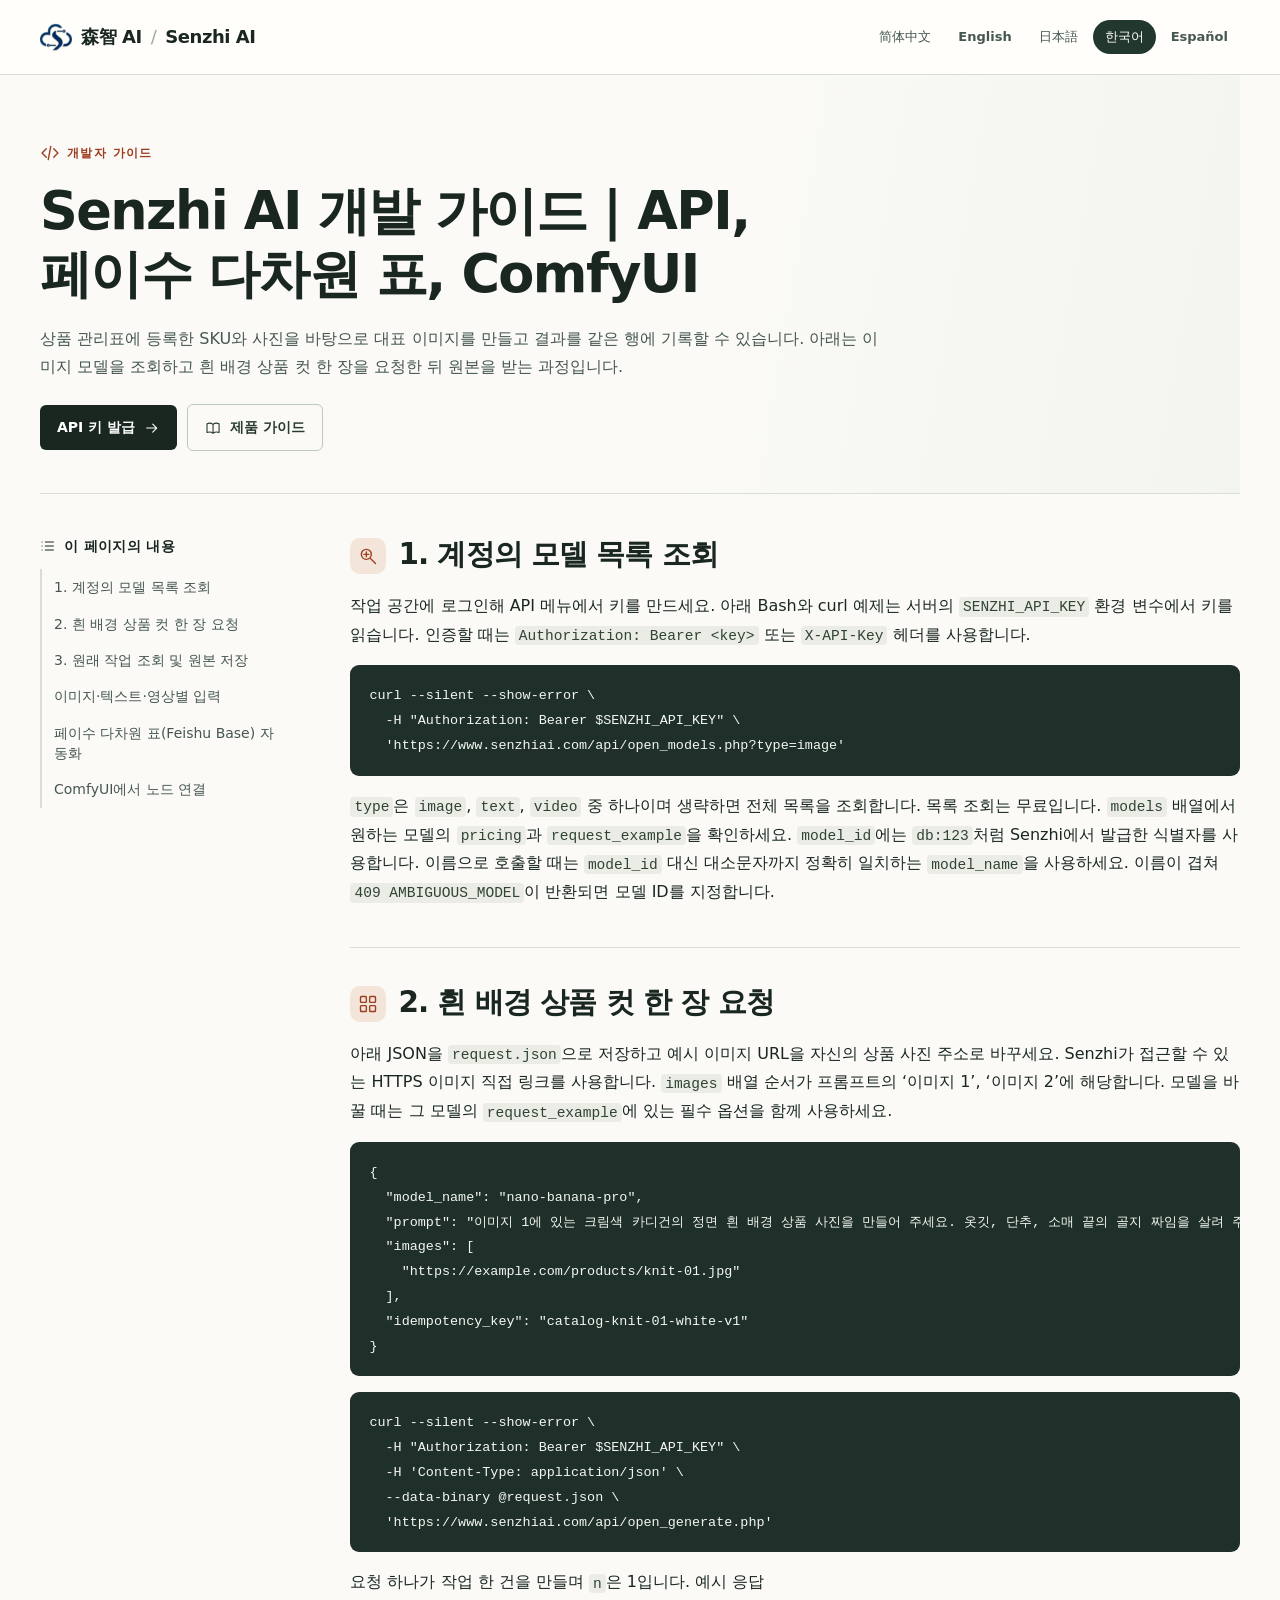
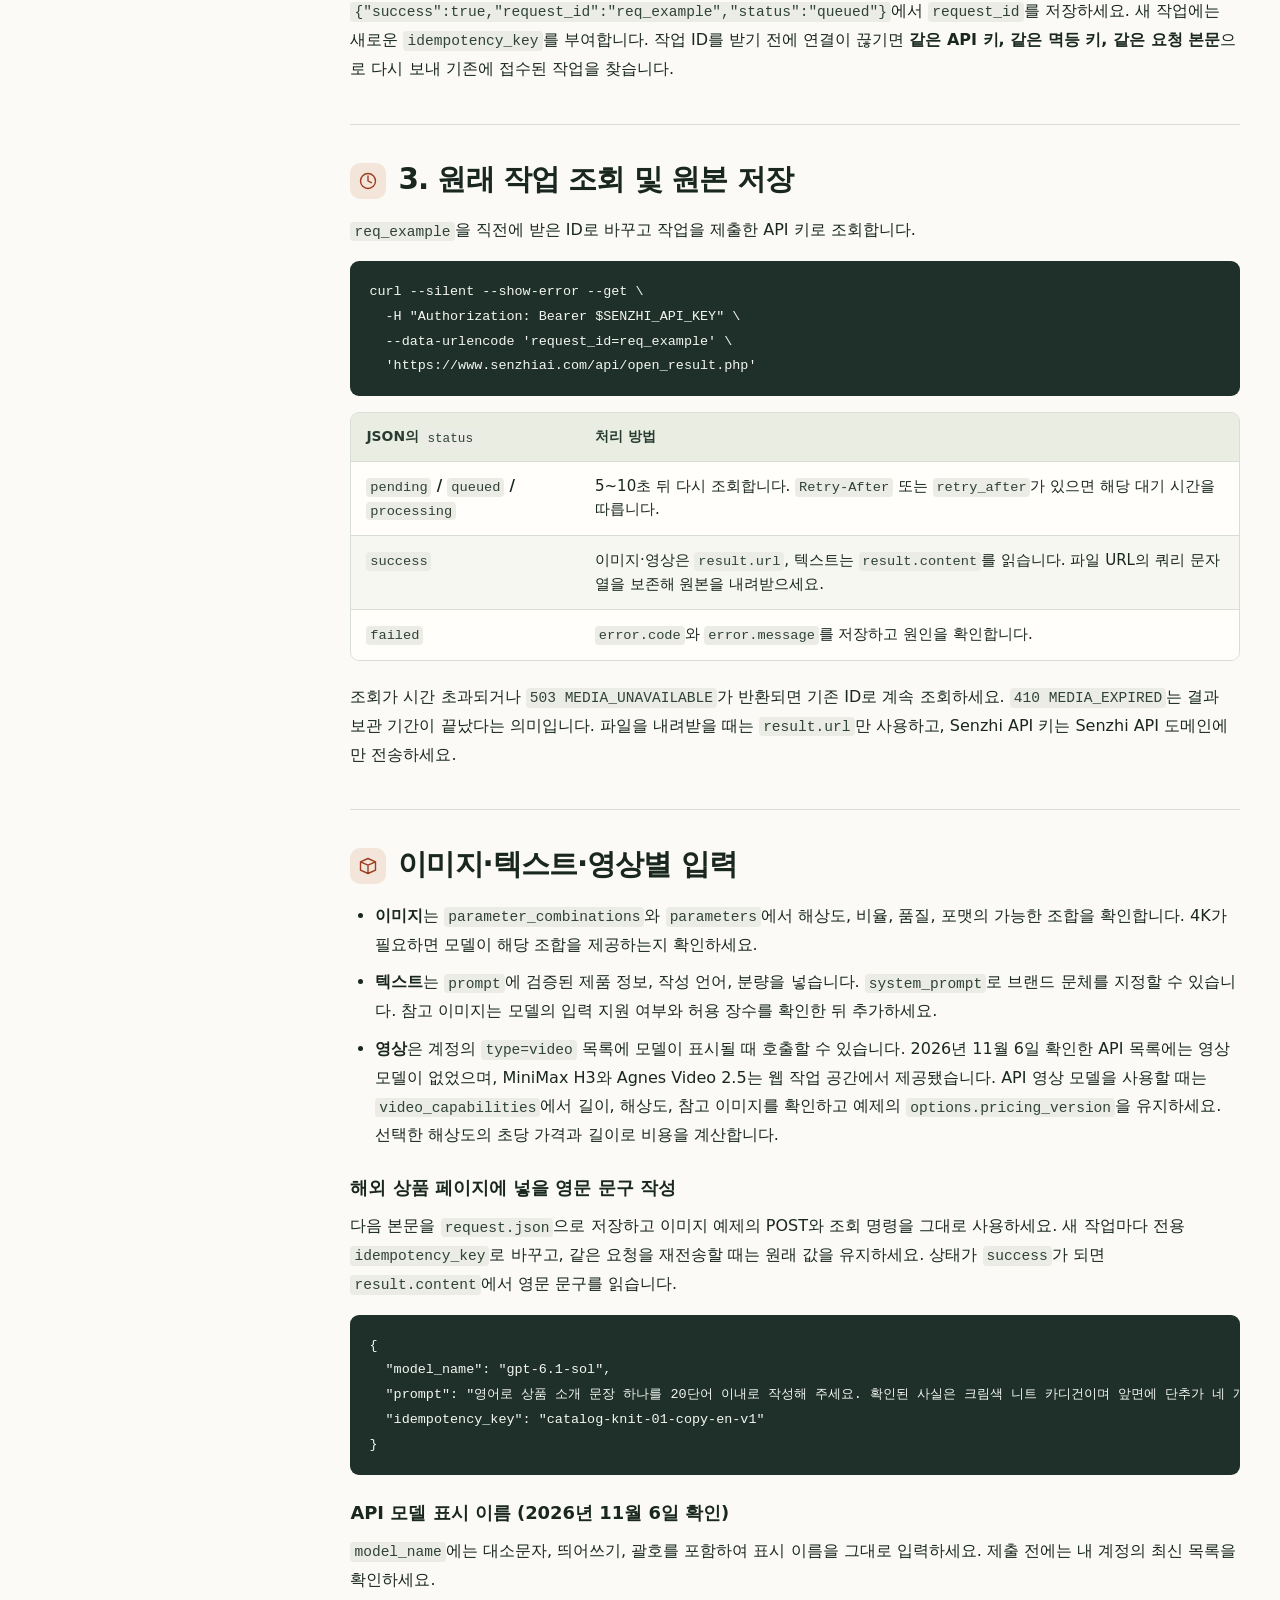
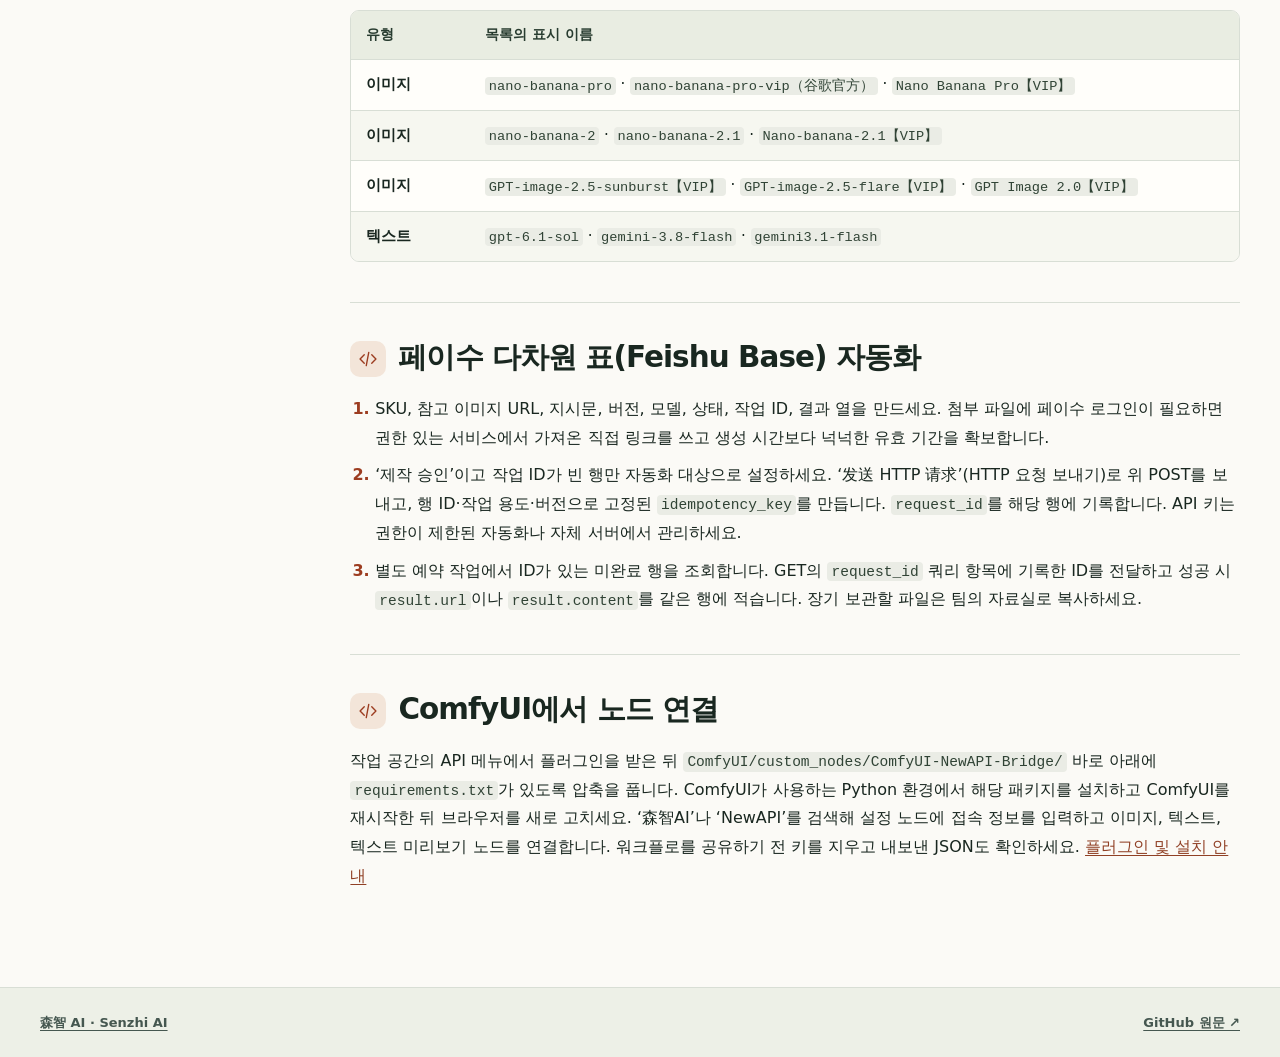
<file: docs/api-ko.html>
<!doctype html>
<html lang="ko"><head><meta charset="utf-8"><meta name="viewport" content="width=device-width,initial-scale=1">
<title>Senzhi AI 개발 가이드 | API, 페이수 다차원 표, ComfyUI</title><meta name="description" content="상품 관리표에 등록한 SKU와 사진을 바탕으로 대표 이미지를 만들고 결과를 같은 행에 기록할 수 있습니다. 아래는 이미지 모델을 조회하고 흰 배경 상품 컷 한 장을 요청한 뒤 원본을 받는 과정입니다."><link rel="canonical" href="https://iwkai312.github.io/Senzhi-AI/api-ko.html"><link rel="alternate" hreflang="zh-Hans" href="https://iwkai312.github.io/Senzhi-AI/api-zh.html">
<link rel="alternate" hreflang="en" href="https://iwkai312.github.io/Senzhi-AI/api-en.html">
<link rel="alternate" hreflang="ja" href="https://iwkai312.github.io/Senzhi-AI/api-ja.html">
<link rel="alternate" hreflang="ko" href="https://iwkai312.github.io/Senzhi-AI/api-ko.html">
<link rel="alternate" hreflang="es" href="https://iwkai312.github.io/Senzhi-AI/api-es.html">
<link rel="alternate" hreflang="x-default" href="https://iwkai312.github.io/Senzhi-AI/api-zh.html"><meta property="og:type" content="article"><meta property="og:title" content="Senzhi AI 개발 가이드 | API, 페이수 다차원 표, ComfyUI"><meta property="og:description" content="상품 관리표에 등록한 SKU와 사진을 바탕으로 대표 이미지를 만들고 결과를 같은 행에 기록할 수 있습니다. 아래는 이미지 모델을 조회하고 흰 배경 상품 컷 한 장을 요청한 뒤 원본을 받는 과정입니다."><meta property="og:url" content="https://iwkai312.github.io/Senzhi-AI/api-ko.html"><meta property="og:image" content="https://iwkai312.github.io/Senzhi-AI/assets/knit-studio.webp"><link rel="icon" href="assets/senzhi-logo.png"><link rel="stylesheet" href="assets/guide.css"><script type="application/ld+json">{"@context":"https://schema.org","@type":"TechArticle","headline":"Senzhi AI 개발 가이드 | API, 페이수 다차원 표, ComfyUI","inLanguage":"ko","url":"https://iwkai312.github.io/Senzhi-AI/api-ko.html","description":"상품 관리표에 등록한 SKU와 사진을 바탕으로 대표 이미지를 만들고 결과를 같은 행에 기록할 수 있습니다. 아래는 이미지 모델을 조회하고 흰 배경 상품 컷 한 장을 요청한 뒤 원본을 받는 과정입니다.","publisher":{"@type":"Organization","name":"森智 AI · Senzhi AI","url":"https://www.senzhiai.com/"}}</script></head>
<body><header><div class="shell mast"><a class="brand" href="https://www.senzhiai.com/"><img src="assets/senzhi-logo.png" width="32" height="32" alt="">森智 AI <span>/</span> Senzhi AI</a><nav class="languages" aria-label="언어 선택"><a lang="zh-Hans" hreflang="zh-Hans" href="api-zh.html">简体中文</a><a lang="en" hreflang="en" href="api-en.html">English</a><a lang="ja" hreflang="ja" href="api-ja.html">日本語</a><a lang="ko" hreflang="ko" href="api-ko.html" aria-current="page">한국어</a><a lang="es" hreflang="es" href="api-es.html">Español</a></nav></div></header>
<main><div class="shell"><div class="hero api-hero"><div class="hero-copy"><div class="kind"><svg class="ico" viewBox="0 0 24 24" fill="none" stroke="currentColor" stroke-width="1.65" stroke-linecap="round" stroke-linejoin="round" aria-hidden="true"><path d="m7.5 7-5 5 5 5m9-10 5 5-5 5m-3.6-13-3 16"/></svg>개발자 가이드</div><h1>Senzhi AI 개발 가이드 | API, 페이수 다차원 표, <span class="term">ComfyUI</span></h1><p>상품 관리표에 등록한 SKU와 사진을 바탕으로 대표 이미지를 만들고 결과를 같은 행에 기록할 수 있습니다. 아래는 이미지 모델을 조회하고 흰 배경 상품 컷 한 장을 요청한 뒤 원본을 받는 과정입니다.</p><div class="actions"><a class="primary" href="https://www.senzhiai.com/workspace.php?tool=open_api">API 키 발급 <svg class="ico" viewBox="0 0 24 24" fill="none" stroke="currentColor" stroke-width="1.65" stroke-linecap="round" stroke-linejoin="round" aria-hidden="true"><path d="M4 12h15m-6-6 6 6-6 6"/></svg></a><a class="secondary" href="ko.html"><svg class="ico" viewBox="0 0 24 24" fill="none" stroke="currentColor" stroke-width="1.65" stroke-linecap="round" stroke-linejoin="round" aria-hidden="true"><path d="M3 5.5c3.3-1.4 6.5-1.1 9 1.1 2.5-2.2 5.7-2.5 9-1.1v13.1c-3.2-1.3-6.3-.9-9 1.1-2.7-2-5.8-2.4-9-1.1zM12 6.6v13"/></svg>제품 가이드</a></div></div></div>
<div class="layout"><aside><div class="toc"><strong><svg class="ico" viewBox="0 0 24 24" fill="none" stroke="currentColor" stroke-width="1.65" stroke-linecap="round" stroke-linejoin="round" aria-hidden="true"><path d="M8 6h12M8 12h12M8 18h12M3 6h.1M3 12h.1M3 18h.1"/></svg>이 페이지의 내용</strong><a href="#section-1">1. 계정의 모델 목록 조회</a><a href="#section-2">2. 흰 배경 상품 컷 한 장 요청</a><a href="#section-3">3. 원래 작업 조회 및 원본 저장</a><a href="#section-4">이미지·텍스트·영상별 입력</a><a href="#section-5">페이수 다차원 표(Feishu Base) 자동화</a><a href="#section-6">ComfyUI에서 노드 연결</a></div><details><summary>이 페이지의 내용</summary><a href="#section-1">1. 계정의 모델 목록 조회</a><a href="#section-2">2. 흰 배경 상품 컷 한 장 요청</a><a href="#section-3">3. 원래 작업 조회 및 원본 저장</a><a href="#section-4">이미지·텍스트·영상별 입력</a><a href="#section-5">페이수 다차원 표(Feishu Base) 자동화</a><a href="#section-6">ComfyUI에서 노드 연결</a></details></aside><article><section class="chapter" id="section-1"><h2><span class="chapter-icon"><svg class="ico" viewBox="0 0 24 24" fill="none" stroke="currentColor" stroke-width="1.65" stroke-linecap="round" stroke-linejoin="round" aria-hidden="true"><circle cx="10" cy="10" r="6"/><path d="m15 15 6 6M7 10h6m-3-3v6"/></svg></span>1. 계정의 모델 목록 조회</h2><p>작업 공간에 로그인해 API 메뉴에서 키를 만드세요. 아래 Bash와 curl 예제는 서버의 <code>SENZHI_API_KEY</code> 환경 변수에서 키를 읽습니다. 인증할 때는 <code>Authorization: Bearer &lt;key&gt;</code> 또는 <code>X-API-Key</code> 헤더를 사용합니다.</p>
<pre><code class="language-bash">curl --silent --show-error \
  -H &quot;Authorization: Bearer $SENZHI_API_KEY&quot; \
  &#39;https://www.senzhiai.com/api/open_models.php?type=image&#39;
</code></pre>
<p><code>type</code>은 <code>image</code>, <code>text</code>, <code>video</code> 중 하나이며 생략하면 전체 목록을 조회합니다. 목록 조회는 무료입니다. <code>models</code> 배열에서 원하는 모델의 <code>pricing</code>과 <code>request_example</code>을 확인하세요. <code>model_id</code>에는 <code>db:123</code>처럼 Senzhi에서 발급한 식별자를 사용합니다. 이름으로 호출할 때는 <code>model_id</code> 대신 대소문자까지 정확히 일치하는 <code>model_name</code>을 사용하세요. 이름이 겹쳐 <code>409 AMBIGUOUS_MODEL</code>이 반환되면 모델 ID를 지정합니다.</p>
</section>
<section class="chapter" id="section-2"><h2><span class="chapter-icon"><svg class="ico" viewBox="0 0 24 24" fill="none" stroke="currentColor" stroke-width="1.65" stroke-linecap="round" stroke-linejoin="round" aria-hidden="true"><rect x="3" y="3" width="7" height="7" rx="1"/><rect x="14" y="3" width="7" height="7" rx="1"/><rect x="3" y="14" width="7" height="7" rx="1"/><rect x="14" y="14" width="7" height="7" rx="1"/></svg></span>2. 흰 배경 상품 컷 한 장 요청</h2><p>아래 JSON을 <code>request.json</code>으로 저장하고 예시 이미지 URL을 자신의 상품 사진 주소로 바꾸세요. Senzhi가 접근할 수 있는 HTTPS 이미지 직접 링크를 사용합니다. <code>images</code> 배열 순서가 프롬프트의 ‘이미지 1’, ‘이미지 2’에 해당합니다. 모델을 바꿀 때는 그 모델의 <code>request_example</code>에 있는 필수 옵션을 함께 사용하세요.</p>
<pre><code class="language-json">{
  &quot;model_name&quot;: &quot;nano-banana-pro&quot;,
  &quot;prompt&quot;: &quot;이미지 1에 있는 크림색 카디건의 정면 흰 배경 상품 사진을 만들어 주세요. 옷깃, 단추, 소매 끝의 골지 짜임을 살려 주세요.&quot;,
  &quot;images&quot;: [
    &quot;https://example.com/products/knit-01.jpg&quot;
  ],
  &quot;idempotency_key&quot;: &quot;catalog-knit-01-white-v1&quot;
}
</code></pre>
<pre><code class="language-bash">curl --silent --show-error \
  -H &quot;Authorization: Bearer $SENZHI_API_KEY&quot; \
  -H &#39;Content-Type: application/json&#39; \
  --data-binary @request.json \
  &#39;https://www.senzhiai.com/api/open_generate.php&#39;
</code></pre>
<p>요청 하나가 작업 한 건을 만들며 <code>n</code>은 1입니다. 예시 응답 <code>{&quot;success&quot;:true,&quot;request_id&quot;:&quot;req_example&quot;,&quot;status&quot;:&quot;queued&quot;}</code>에서 <code>request_id</code>를 저장하세요. 새 작업에는 새로운 <code>idempotency_key</code>를 부여합니다. 작업 ID를 받기 전에 연결이 끊기면 <strong>같은 API 키, 같은 멱등 키, 같은 요청 본문</strong>으로 다시 보내 기존에 접수된 작업을 찾습니다.</p>
</section>
<section class="chapter" id="section-3"><h2><span class="chapter-icon"><svg class="ico" viewBox="0 0 24 24" fill="none" stroke="currentColor" stroke-width="1.65" stroke-linecap="round" stroke-linejoin="round" aria-hidden="true"><circle cx="12" cy="12" r="9"/><path d="M12 6v6l4 2"/></svg></span>3. 원래 작업 조회 및 원본 저장</h2><p><code>req_example</code>을 직전에 받은 ID로 바꾸고 작업을 제출한 API 키로 조회합니다.</p>
<pre><code class="language-bash">curl --silent --show-error --get \
  -H &quot;Authorization: Bearer $SENZHI_API_KEY&quot; \
  --data-urlencode &#39;request_id=req_example&#39; \
  &#39;https://www.senzhiai.com/api/open_result.php&#39;
</code></pre>
<div class="table-scroll" tabindex="0"><table>
<thead>
<tr>
<th>JSON의 <code>status</code></th>
<th>처리 방법</th>
</tr>
</thead>
<tbody><tr>
<td><code>pending</code> / <code>queued</code> / <code>processing</code></td>
<td>5~10초 뒤 다시 조회합니다. <code>Retry-After</code> 또는 <code>retry_after</code>가 있으면 해당 대기 시간을 따릅니다.</td>
</tr>
<tr>
<td><code>success</code></td>
<td>이미지·영상은 <code>result.url</code>, 텍스트는 <code>result.content</code>를 읽습니다. 파일 URL의 쿼리 문자열을 보존해 원본을 내려받으세요.</td>
</tr>
<tr>
<td><code>failed</code></td>
<td><code>error.code</code>와 <code>error.message</code>를 저장하고 원인을 확인합니다.</td>
</tr>
</tbody></table></div>
<p>조회가 시간 초과되거나 <code>503 MEDIA_UNAVAILABLE</code>가 반환되면 기존 ID로 계속 조회하세요. <code>410 MEDIA_EXPIRED</code>는 결과 보관 기간이 끝났다는 의미입니다. 파일을 내려받을 때는 <code>result.url</code>만 사용하고, Senzhi API 키는 Senzhi API 도메인에만 전송하세요.</p>
</section>
<section class="chapter" id="section-4"><h2><span class="chapter-icon"><svg class="ico" viewBox="0 0 24 24" fill="none" stroke="currentColor" stroke-width="1.65" stroke-linecap="round" stroke-linejoin="round" aria-hidden="true"><path d="m3 7 9-4 9 4-9 4zm0 0v10l9 4 9-4V7M12 11v10"/></svg></span>이미지·텍스트·영상별 입력</h2><ul>
<li><strong>이미지</strong>는 <code>parameter_combinations</code>와 <code>parameters</code>에서 해상도, 비율, 품질, 포맷의 가능한 조합을 확인합니다. 4K가 필요하면 모델이 해당 조합을 제공하는지 확인하세요.</li>
<li><strong>텍스트</strong>는 <code>prompt</code>에 검증된 제품 정보, 작성 언어, 분량을 넣습니다. <code>system_prompt</code>로 브랜드 문체를 지정할 수 있습니다. 참고 이미지는 모델의 입력 지원 여부와 허용 장수를 확인한 뒤 추가하세요.</li>
<li><strong>영상</strong>은 계정의 <code>type=video</code> 목록에 모델이 표시될 때 호출할 수 있습니다. 2026년 11월 6일 확인한 API 목록에는 영상 모델이 없었으며, MiniMax H3와 Agnes Video 2.5는 웹 작업 공간에서 제공됐습니다. API 영상 모델을 사용할 때는 <code>video_capabilities</code>에서 길이, 해상도, 참고 이미지를 확인하고 예제의 <code>options.pricing_version</code>을 유지하세요. 선택한 해상도의 초당 가격과 길이로 비용을 계산합니다.</li>
</ul>
<h3>해외 상품 페이지에 넣을 영문 문구 작성</h3>
<p>다음 본문을 <code>request.json</code>으로 저장하고 이미지 예제의 POST와 조회 명령을 그대로 사용하세요. 새 작업마다 전용 <code>idempotency_key</code>로 바꾸고, 같은 요청을 재전송할 때는 원래 값을 유지하세요. 상태가 <code>success</code>가 되면 <code>result.content</code>에서 영문 문구를 읽습니다.</p>
<pre><code class="language-json">{
  &quot;model_name&quot;: &quot;gpt-6.1-sol&quot;,
  &quot;prompt&quot;: &quot;영어로 상품 소개 문장 하나를 20단어 이내로 작성해 주세요. 확인된 사실은 크림색 니트 카디건이며 앞면에 단추가 네 개 있다는 것입니다. 이 사실만 사용하세요.&quot;,
  &quot;idempotency_key&quot;: &quot;catalog-knit-01-copy-en-v1&quot;
}
</code></pre>
<h3>API 모델 표시 이름 (2026년 11월 6일 확인)</h3>
<p><code>model_name</code>에는 대소문자, 띄어쓰기, 괄호를 포함하여 표시 이름을 그대로 입력하세요. 제출 전에는 내 계정의 최신 목록을 확인하세요.</p>
<div class="table-scroll" tabindex="0"><table>
<thead>
<tr>
<th>유형</th>
<th>목록의 표시 이름</th>
</tr>
</thead>
<tbody><tr>
<td>이미지</td>
<td><code>nano-banana-pro</code> · <code>nano-banana-pro-vip（谷歌官方）</code> · <code>Nano Banana Pro【VIP】</code></td>
</tr>
<tr>
<td>이미지</td>
<td><code>nano-banana-2</code> · <code>nano-banana-2.1</code> · <code>Nano-banana-2.1【VIP】</code></td>
</tr>
<tr>
<td>이미지</td>
<td><code>GPT-image-2.5-sunburst【VIP】</code> · <code>GPT-image-2.5-flare【VIP】</code> · <code>GPT Image 2.0【VIP】</code></td>
</tr>
<tr>
<td>텍스트</td>
<td><code>gpt-6.1-sol</code> · <code>gemini-3.8-flash</code> · <code>gemini3.1-flash</code></td>
</tr>
</tbody></table></div>
</section>
<section class="chapter" id="section-5"><h2><span class="chapter-icon"><svg class="ico" viewBox="0 0 24 24" fill="none" stroke="currentColor" stroke-width="1.65" stroke-linecap="round" stroke-linejoin="round" aria-hidden="true"><path d="m7.5 7-5 5 5 5m9-10 5 5-5 5m-3.6-13-3 16"/></svg></span>페이수 다차원 표(Feishu Base) 자동화</h2><ol>
<li>SKU, 참고 이미지 URL, 지시문, 버전, 모델, 상태, 작업 ID, 결과 열을 만드세요. 첨부 파일에 페이수 로그인이 필요하면 권한 있는 서비스에서 가져온 직접 링크를 쓰고 생성 시간보다 넉넉한 유효 기간을 확보합니다.</li>
<li>‘제작 승인’이고 작업 ID가 빈 행만 자동화 대상으로 설정하세요. ‘发送 HTTP 请求’(HTTP 요청 보내기)로 위 POST를 보내고, 행 ID·작업 용도·버전으로 고정된 <code>idempotency_key</code>를 만듭니다. <code>request_id</code>를 해당 행에 기록합니다. API 키는 권한이 제한된 자동화나 자체 서버에서 관리하세요.</li>
<li>별도 예약 작업에서 ID가 있는 미완료 행을 조회합니다. GET의 <code>request_id</code> 쿼리 항목에 기록한 ID를 전달하고 성공 시 <code>result.url</code>이나 <code>result.content</code>를 같은 행에 적습니다. 장기 보관할 파일은 팀의 자료실로 복사하세요.</li>
</ol>
</section>
<section class="chapter" id="section-6"><h2><span class="chapter-icon"><svg class="ico" viewBox="0 0 24 24" fill="none" stroke="currentColor" stroke-width="1.65" stroke-linecap="round" stroke-linejoin="round" aria-hidden="true"><path d="m7.5 7-5 5 5 5m9-10 5 5-5 5m-3.6-13-3 16"/></svg></span>ComfyUI에서 노드 연결</h2><p>작업 공간의 API 메뉴에서 플러그인을 받은 뒤 <code>ComfyUI/custom_nodes/ComfyUI-NewAPI-Bridge/</code> 바로 아래에 <code>requirements.txt</code>가 있도록 압축을 풉니다. ComfyUI가 사용하는 Python 환경에서 해당 패키지를 설치하고 ComfyUI를 재시작한 뒤 브라우저를 새로 고치세요. ‘森智AI’나 ‘NewAPI’를 검색해 설정 노드에 접속 정보를 입력하고 이미지, 텍스트, 텍스트 미리보기 노드를 연결합니다. 워크플로를 공유하기 전 키를 지우고 내보낸 JSON도 확인하세요. <a href="https://www.senzhiai.com/workspace.php?tool=open_api">플러그인 및 설치 안내</a></p>
</section></article></div></div></main>
<footer><div class="shell"><a href="https://www.senzhiai.com/">森智 AI · Senzhi AI</a><a href="https://github.com/iwkai312/Senzhi-AI/blob/main/docs/api-ko.md">GitHub 원문 ↗</a></div></footer></body></html>
</file>
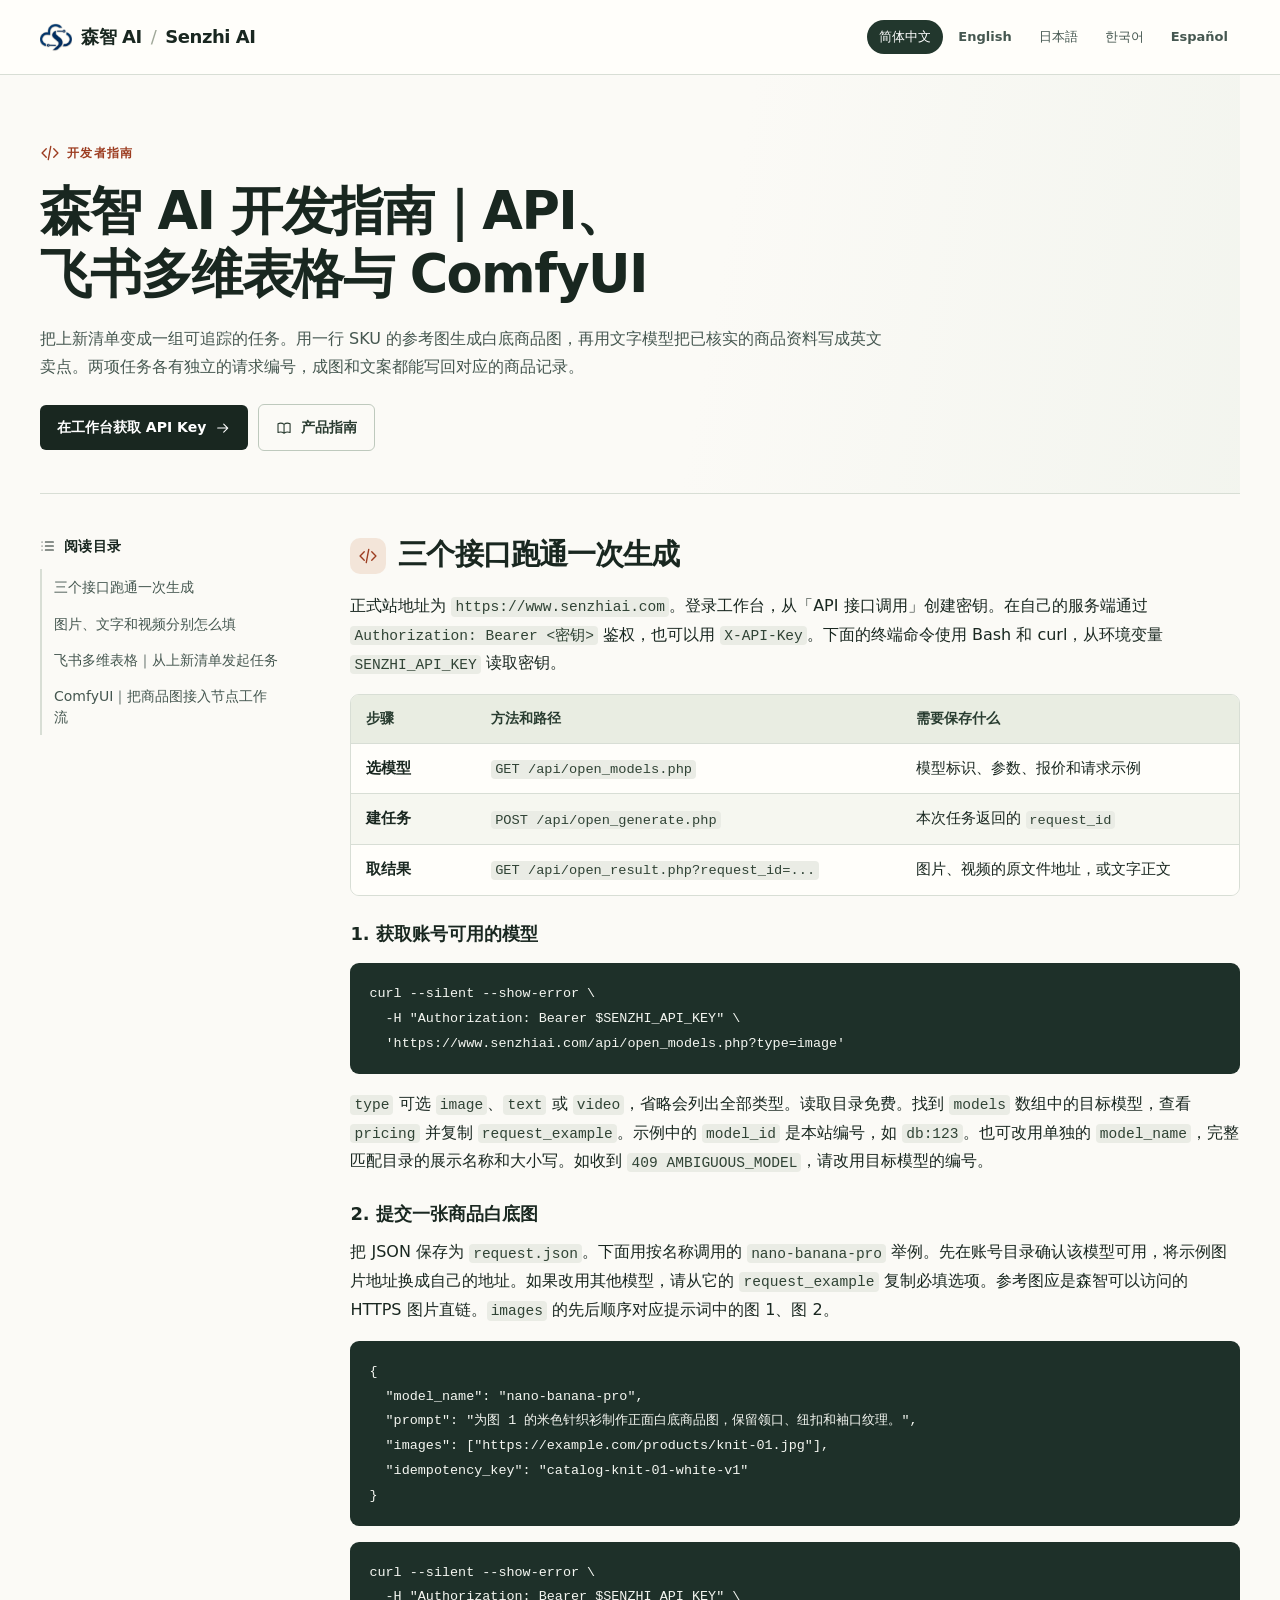
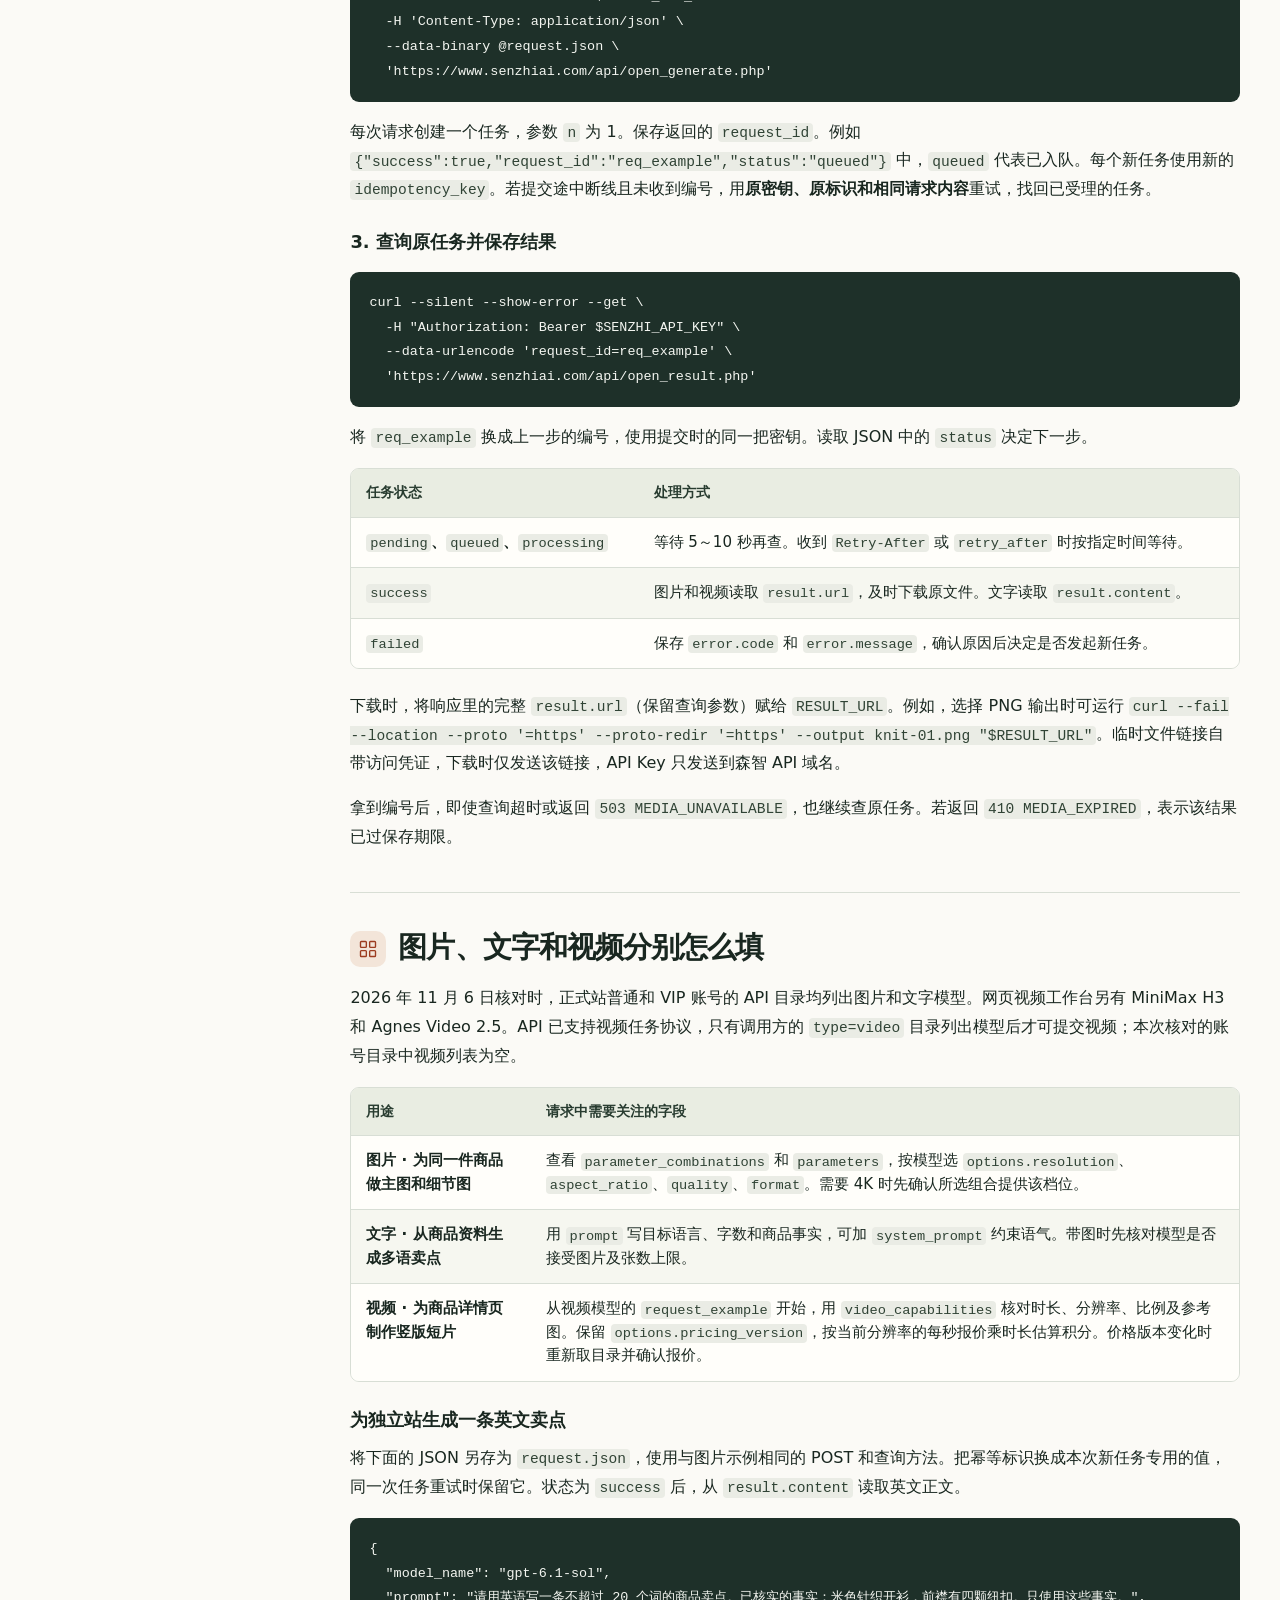
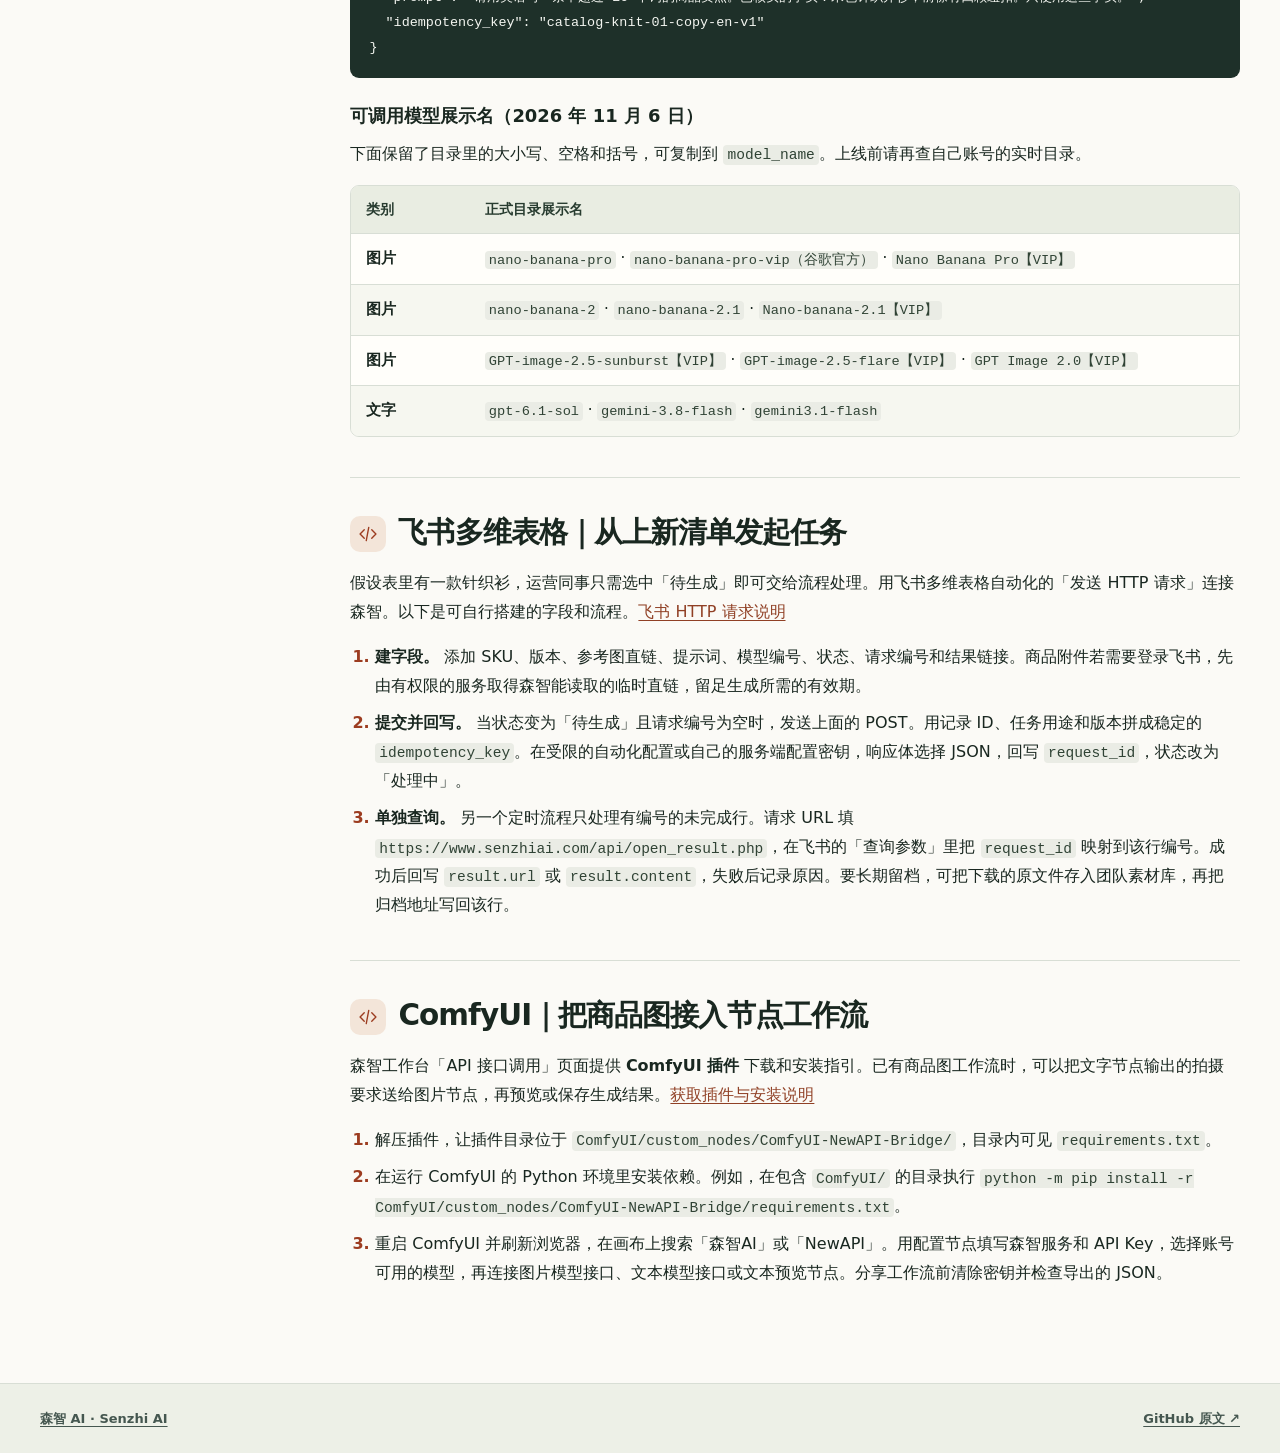
<file: docs/api-zh.html>
<!doctype html>
<html lang="zh-Hans"><head><meta charset="utf-8"><meta name="viewport" content="width=device-width,initial-scale=1">
<title>森智 AI 开发指南｜API、飞书多维表格与 ComfyUI</title><meta name="description" content="把上新清单变成一组可追踪的任务。用一行 SKU 的参考图生成白底商品图，再用文字模型把已核实的商品资料写成英文卖点。两项任务各有独立的请求编号，成图和文案都能写回对应的商品记录。"><link rel="canonical" href="https://iwkai312.github.io/Senzhi-AI/api-zh.html"><link rel="alternate" hreflang="zh-Hans" href="https://iwkai312.github.io/Senzhi-AI/api-zh.html">
<link rel="alternate" hreflang="en" href="https://iwkai312.github.io/Senzhi-AI/api-en.html">
<link rel="alternate" hreflang="ja" href="https://iwkai312.github.io/Senzhi-AI/api-ja.html">
<link rel="alternate" hreflang="ko" href="https://iwkai312.github.io/Senzhi-AI/api-ko.html">
<link rel="alternate" hreflang="es" href="https://iwkai312.github.io/Senzhi-AI/api-es.html">
<link rel="alternate" hreflang="x-default" href="https://iwkai312.github.io/Senzhi-AI/api-zh.html"><meta property="og:type" content="article"><meta property="og:title" content="森智 AI 开发指南｜API、飞书多维表格与 ComfyUI"><meta property="og:description" content="把上新清单变成一组可追踪的任务。用一行 SKU 的参考图生成白底商品图，再用文字模型把已核实的商品资料写成英文卖点。两项任务各有独立的请求编号，成图和文案都能写回对应的商品记录。"><meta property="og:url" content="https://iwkai312.github.io/Senzhi-AI/api-zh.html"><meta property="og:image" content="https://iwkai312.github.io/Senzhi-AI/assets/knit-studio.webp"><link rel="icon" href="assets/senzhi-logo.png"><link rel="stylesheet" href="assets/guide.css"><script type="application/ld+json">{"@context":"https://schema.org","@type":"TechArticle","headline":"森智 AI 开发指南｜API、飞书多维表格与 ComfyUI","inLanguage":"zh-Hans","url":"https://iwkai312.github.io/Senzhi-AI/api-zh.html","description":"把上新清单变成一组可追踪的任务。用一行 SKU 的参考图生成白底商品图，再用文字模型把已核实的商品资料写成英文卖点。两项任务各有独立的请求编号，成图和文案都能写回对应的商品记录。","publisher":{"@type":"Organization","name":"森智 AI · Senzhi AI","url":"https://www.senzhiai.com/"}}</script></head>
<body><header><div class="shell mast"><a class="brand" href="https://www.senzhiai.com/"><img src="assets/senzhi-logo.png" width="32" height="32" alt="">森智 AI <span>/</span> Senzhi AI</a><nav class="languages" aria-label="选择语言"><a lang="zh-Hans" hreflang="zh-Hans" href="api-zh.html" aria-current="page">简体中文</a><a lang="en" hreflang="en" href="api-en.html">English</a><a lang="ja" hreflang="ja" href="api-ja.html">日本語</a><a lang="ko" hreflang="ko" href="api-ko.html">한국어</a><a lang="es" hreflang="es" href="api-es.html">Español</a></nav></div></header>
<main><div class="shell"><div class="hero api-hero"><div class="hero-copy"><div class="kind"><svg class="ico" viewBox="0 0 24 24" fill="none" stroke="currentColor" stroke-width="1.65" stroke-linecap="round" stroke-linejoin="round" aria-hidden="true"><path d="m7.5 7-5 5 5 5m9-10 5 5-5 5m-3.6-13-3 16"/></svg>开发者指南</div><h1><span class="term">森智 AI</span> <span class="term">开发指南</span>｜API、<span class="term">飞书多维表格</span>与 <span class="term">ComfyUI</span></h1><p>把上新清单变成一组可追踪的任务。用一行 SKU 的参考图生成白底商品图，再用文字模型把已核实的商品资料写成英文卖点。两项任务各有独立的请求编号，成图和文案都能写回对应的商品记录。</p><div class="actions"><a class="primary" href="https://www.senzhiai.com/workspace.php?tool=open_api">在工作台获取 API Key <svg class="ico" viewBox="0 0 24 24" fill="none" stroke="currentColor" stroke-width="1.65" stroke-linecap="round" stroke-linejoin="round" aria-hidden="true"><path d="M4 12h15m-6-6 6 6-6 6"/></svg></a><a class="secondary" href="index.html"><svg class="ico" viewBox="0 0 24 24" fill="none" stroke="currentColor" stroke-width="1.65" stroke-linecap="round" stroke-linejoin="round" aria-hidden="true"><path d="M3 5.5c3.3-1.4 6.5-1.1 9 1.1 2.5-2.2 5.7-2.5 9-1.1v13.1c-3.2-1.3-6.3-.9-9 1.1-2.7-2-5.8-2.4-9-1.1zM12 6.6v13"/></svg>产品指南</a></div></div></div>
<div class="layout"><aside><div class="toc"><strong><svg class="ico" viewBox="0 0 24 24" fill="none" stroke="currentColor" stroke-width="1.65" stroke-linecap="round" stroke-linejoin="round" aria-hidden="true"><path d="M8 6h12M8 12h12M8 18h12M3 6h.1M3 12h.1M3 18h.1"/></svg>阅读目录</strong><a href="#section-1">三个接口跑通一次生成</a><a href="#section-2">图片、文字和视频分别怎么填</a><a href="#section-3">飞书多维表格｜从上新清单发起任务</a><a href="#section-4">ComfyUI｜把商品图接入节点工作流</a></div><details><summary>阅读目录</summary><a href="#section-1">三个接口跑通一次生成</a><a href="#section-2">图片、文字和视频分别怎么填</a><a href="#section-3">飞书多维表格｜从上新清单发起任务</a><a href="#section-4">ComfyUI｜把商品图接入节点工作流</a></details></aside><article><section class="chapter" id="section-1"><h2><span class="chapter-icon"><svg class="ico" viewBox="0 0 24 24" fill="none" stroke="currentColor" stroke-width="1.65" stroke-linecap="round" stroke-linejoin="round" aria-hidden="true"><path d="m7.5 7-5 5 5 5m9-10 5 5-5 5m-3.6-13-3 16"/></svg></span>三个接口跑通一次生成</h2><p>正式站地址为 <code>https://www.senzhiai.com</code>。登录工作台，从「API 接口调用」创建密钥。在自己的服务端通过 <code>Authorization: Bearer &lt;密钥&gt;</code> 鉴权，也可以用 <code>X-API-Key</code>。下面的终端命令使用 Bash 和 curl，从环境变量 <code>SENZHI_API_KEY</code> 读取密钥。</p>
<div class="table-scroll" tabindex="0"><table>
<thead>
<tr>
<th>步骤</th>
<th>方法和路径</th>
<th>需要保存什么</th>
</tr>
</thead>
<tbody><tr>
<td>选模型</td>
<td><code>GET /api/open_models.php</code></td>
<td>模型标识、参数、报价和请求示例</td>
</tr>
<tr>
<td>建任务</td>
<td><code>POST /api/open_generate.php</code></td>
<td>本次任务返回的 <code>request_id</code></td>
</tr>
<tr>
<td>取结果</td>
<td><code>GET /api/open_result.php?request_id=...</code></td>
<td>图片、视频的原文件地址，或文字正文</td>
</tr>
</tbody></table></div>
<h3>1. 获取账号可用的模型</h3>
<pre><code class="language-bash">curl --silent --show-error \
  -H &quot;Authorization: Bearer $SENZHI_API_KEY&quot; \
  &#39;https://www.senzhiai.com/api/open_models.php?type=image&#39;
</code></pre>
<p><code>type</code> 可选 <code>image</code>、<code>text</code> 或 <code>video</code>，省略会列出全部类型。读取目录免费。找到 <code>models</code> 数组中的目标模型，查看 <code>pricing</code> 并复制 <code>request_example</code>。示例中的 <code>model_id</code> 是本站编号，如 <code>db:123</code>。也可改用单独的 <code>model_name</code>，完整匹配目录的展示名称和大小写。如收到 <code>409 AMBIGUOUS_MODEL</code>，请改用目标模型的编号。</p>
<h3>2. 提交一张商品白底图</h3>
<p>把 JSON 保存为 <code>request.json</code>。下面用按名称调用的 <code>nano-banana-pro</code> 举例。先在账号目录确认该模型可用，将示例图片地址换成自己的地址。如果改用其他模型，请从它的 <code>request_example</code> 复制必填选项。参考图应是森智可以访问的 HTTPS 图片直链。<code>images</code> 的先后顺序对应提示词中的图 1、图 2。</p>
<pre><code class="language-json">{
  &quot;model_name&quot;: &quot;nano-banana-pro&quot;,
  &quot;prompt&quot;: &quot;为图 1 的米色针织衫制作正面白底商品图，保留领口、纽扣和袖口纹理。&quot;,
  &quot;images&quot;: [&quot;https://example.com/products/knit-01.jpg&quot;],
  &quot;idempotency_key&quot;: &quot;catalog-knit-01-white-v1&quot;
}
</code></pre>
<pre><code class="language-bash">curl --silent --show-error \
  -H &quot;Authorization: Bearer $SENZHI_API_KEY&quot; \
  -H &#39;Content-Type: application/json&#39; \
  --data-binary @request.json \
  &#39;https://www.senzhiai.com/api/open_generate.php&#39;
</code></pre>
<p>每次请求创建一个任务，参数 <code>n</code> 为 1。保存返回的 <code>request_id</code>。例如 <code>{&quot;success&quot;:true,&quot;request_id&quot;:&quot;req_example&quot;,&quot;status&quot;:&quot;queued&quot;}</code> 中，<code>queued</code> 代表已入队。每个新任务使用新的 <code>idempotency_key</code>。若提交途中断线且未收到编号，用<strong>原密钥、原标识和相同请求内容</strong>重试，找回已受理的任务。</p>
<h3>3. 查询原任务并保存结果</h3>
<pre><code class="language-bash">curl --silent --show-error --get \
  -H &quot;Authorization: Bearer $SENZHI_API_KEY&quot; \
  --data-urlencode &#39;request_id=req_example&#39; \
  &#39;https://www.senzhiai.com/api/open_result.php&#39;
</code></pre>
<p>将 <code>req_example</code> 换成上一步的编号，使用提交时的同一把密钥。读取 JSON 中的 <code>status</code> 决定下一步。</p>
<div class="table-scroll" tabindex="0"><table>
<thead>
<tr>
<th>任务状态</th>
<th>处理方式</th>
</tr>
</thead>
<tbody><tr>
<td><code>pending</code>、<code>queued</code>、<code>processing</code></td>
<td>等待 5～10 秒再查。收到 <code>Retry-After</code> 或 <code>retry_after</code> 时按指定时间等待。</td>
</tr>
<tr>
<td><code>success</code></td>
<td>图片和视频读取 <code>result.url</code>，及时下载原文件。文字读取 <code>result.content</code>。</td>
</tr>
<tr>
<td><code>failed</code></td>
<td>保存 <code>error.code</code> 和 <code>error.message</code>，确认原因后决定是否发起新任务。</td>
</tr>
</tbody></table></div>
<p>下载时，将响应里的完整 <code>result.url</code>（保留查询参数）赋给 <code>RESULT_URL</code>。例如，选择 PNG 输出时可运行 <code>curl --fail --location --proto &#39;=https&#39; --proto-redir &#39;=https&#39; --output knit-01.png &quot;$RESULT_URL&quot;</code>。临时文件链接自带访问凭证，下载时仅发送该链接，API Key 只发送到森智 API 域名。</p>
<p>拿到编号后，即使查询超时或返回 <code>503 MEDIA_UNAVAILABLE</code>，也继续查原任务。若返回 <code>410 MEDIA_EXPIRED</code>，表示该结果已过保存期限。</p>
</section>
<section class="chapter" id="section-2"><h2><span class="chapter-icon"><svg class="ico" viewBox="0 0 24 24" fill="none" stroke="currentColor" stroke-width="1.65" stroke-linecap="round" stroke-linejoin="round" aria-hidden="true"><rect x="3" y="3" width="7" height="7" rx="1"/><rect x="14" y="3" width="7" height="7" rx="1"/><rect x="3" y="14" width="7" height="7" rx="1"/><rect x="14" y="14" width="7" height="7" rx="1"/></svg></span>图片、文字和视频分别怎么填</h2><p>2026 年 11 月 6 日核对时，正式站普通和 VIP 账号的 API 目录均列出图片和文字模型。网页视频工作台另有 MiniMax H3 和 Agnes Video 2.5。API 已支持视频任务协议，只有调用方的 <code>type=video</code> 目录列出模型后才可提交视频；本次核对的账号目录中视频列表为空。</p>
<div class="table-scroll" tabindex="0"><table>
<thead>
<tr>
<th>用途</th>
<th>请求中需要关注的字段</th>
</tr>
</thead>
<tbody><tr>
<td>图片 · 为同一件商品做主图和细节图</td>
<td>查看 <code>parameter_combinations</code> 和 <code>parameters</code>，按模型选 <code>options.resolution</code>、<code>aspect_ratio</code>、<code>quality</code>、<code>format</code>。需要 4K 时先确认所选组合提供该档位。</td>
</tr>
<tr>
<td>文字 · 从商品资料生成多语卖点</td>
<td>用 <code>prompt</code> 写目标语言、字数和商品事实，可加 <code>system_prompt</code> 约束语气。带图时先核对模型是否接受图片及张数上限。</td>
</tr>
<tr>
<td>视频 · 为商品详情页制作竖版短片</td>
<td>从视频模型的 <code>request_example</code> 开始，用 <code>video_capabilities</code> 核对时长、分辨率、比例及参考图。保留 <code>options.pricing_version</code>，按当前分辨率的每秒报价乘时长估算积分。价格版本变化时重新取目录并确认报价。</td>
</tr>
</tbody></table></div>
<h3>为独立站生成一条英文卖点</h3>
<p>将下面的 JSON 另存为 <code>request.json</code>，使用与图片示例相同的 POST 和查询方法。把幂等标识换成本次新任务专用的值，同一次任务重试时保留它。状态为 <code>success</code> 后，从 <code>result.content</code> 读取英文正文。</p>
<pre><code class="language-json">{
  &quot;model_name&quot;: &quot;gpt-6.1-sol&quot;,
  &quot;prompt&quot;: &quot;请用英语写一条不超过 20 个词的商品卖点。已核实的事实：米色针织开衫，前襟有四颗纽扣。只使用这些事实。&quot;,
  &quot;idempotency_key&quot;: &quot;catalog-knit-01-copy-en-v1&quot;
}
</code></pre>
<h3>可调用模型展示名（2026 年 11 月 6 日）</h3>
<p>下面保留了目录里的大小写、空格和括号，可复制到 <code>model_name</code>。上线前请再查自己账号的实时目录。</p>
<div class="table-scroll" tabindex="0"><table>
<thead>
<tr>
<th>类别</th>
<th>正式目录展示名</th>
</tr>
</thead>
<tbody><tr>
<td>图片</td>
<td><code>nano-banana-pro</code> · <code>nano-banana-pro-vip（谷歌官方）</code> · <code>Nano Banana Pro【VIP】</code></td>
</tr>
<tr>
<td>图片</td>
<td><code>nano-banana-2</code> · <code>nano-banana-2.1</code> · <code>Nano-banana-2.1【VIP】</code></td>
</tr>
<tr>
<td>图片</td>
<td><code>GPT-image-2.5-sunburst【VIP】</code> · <code>GPT-image-2.5-flare【VIP】</code> · <code>GPT Image 2.0【VIP】</code></td>
</tr>
<tr>
<td>文字</td>
<td><code>gpt-6.1-sol</code> · <code>gemini-3.8-flash</code> · <code>gemini3.1-flash</code></td>
</tr>
</tbody></table></div>
</section>
<section class="chapter" id="section-3"><h2><span class="chapter-icon"><svg class="ico" viewBox="0 0 24 24" fill="none" stroke="currentColor" stroke-width="1.65" stroke-linecap="round" stroke-linejoin="round" aria-hidden="true"><path d="m7.5 7-5 5 5 5m9-10 5 5-5 5m-3.6-13-3 16"/></svg></span>飞书多维表格｜从上新清单发起任务</h2><p>假设表里有一款针织衫，运营同事只需选中「待生成」即可交给流程处理。用飞书多维表格自动化的「发送 HTTP 请求」连接森智。以下是可自行搭建的字段和流程。<a href="https://www.feishu.cn/hc/zh-CN/articles/410063847664">飞书 HTTP 请求说明</a></p>
<ol>
<li><strong>建字段。</strong> 添加 SKU、版本、参考图直链、提示词、模型编号、状态、请求编号和结果链接。商品附件若需要登录飞书，先由有权限的服务取得森智能读取的临时直链，留足生成所需的有效期。</li>
<li><strong>提交并回写。</strong> 当状态变为「待生成」且请求编号为空时，发送上面的 POST。用记录 ID、任务用途和版本拼成稳定的 <code>idempotency_key</code>。在受限的自动化配置或自己的服务端配置密钥，响应体选择 JSON，回写 <code>request_id</code>，状态改为「处理中」。</li>
<li><strong>单独查询。</strong> 另一个定时流程只处理有编号的未完成行。请求 URL 填 <code>https://www.senzhiai.com/api/open_result.php</code>，在飞书的「查询参数」里把 <code>request_id</code> 映射到该行编号。成功后回写 <code>result.url</code> 或 <code>result.content</code>，失败后记录原因。要长期留档，可把下载的原文件存入团队素材库，再把归档地址写回该行。</li>
</ol>
</section>
<section class="chapter" id="section-4"><h2><span class="chapter-icon"><svg class="ico" viewBox="0 0 24 24" fill="none" stroke="currentColor" stroke-width="1.65" stroke-linecap="round" stroke-linejoin="round" aria-hidden="true"><path d="m7.5 7-5 5 5 5m9-10 5 5-5 5m-3.6-13-3 16"/></svg></span>ComfyUI｜把商品图接入节点工作流</h2><p>森智工作台「API 接口调用」页面提供 <strong>ComfyUI 插件</strong> 下载和安装指引。已有商品图工作流时，可以把文字节点输出的拍摄要求送给图片节点，再预览或保存生成结果。<a href="https://www.senzhiai.com/workspace.php?tool=open_api">获取插件与安装说明</a></p>
<ol>
<li>解压插件，让插件目录位于 <code>ComfyUI/custom_nodes/ComfyUI-NewAPI-Bridge/</code>，目录内可见 <code>requirements.txt</code>。</li>
<li>在运行 ComfyUI 的 Python 环境里安装依赖。例如，在包含 <code>ComfyUI/</code> 的目录执行 <code>python -m pip install -r ComfyUI/custom_nodes/ComfyUI-NewAPI-Bridge/requirements.txt</code>。</li>
<li>重启 ComfyUI 并刷新浏览器，在画布上搜索「森智AI」或「NewAPI」。用配置节点填写森智服务和 API Key，选择账号可用的模型，再连接图片模型接口、文本模型接口或文本预览节点。分享工作流前清除密钥并检查导出的 JSON。</li>
</ol>
</section></article></div></div></main>
<footer><div class="shell"><a href="https://www.senzhiai.com/">森智 AI · Senzhi AI</a><a href="https://github.com/iwkai312/Senzhi-AI/blob/main/docs/api-zh.md">GitHub 原文 ↗</a></div></footer></body></html>
</file>
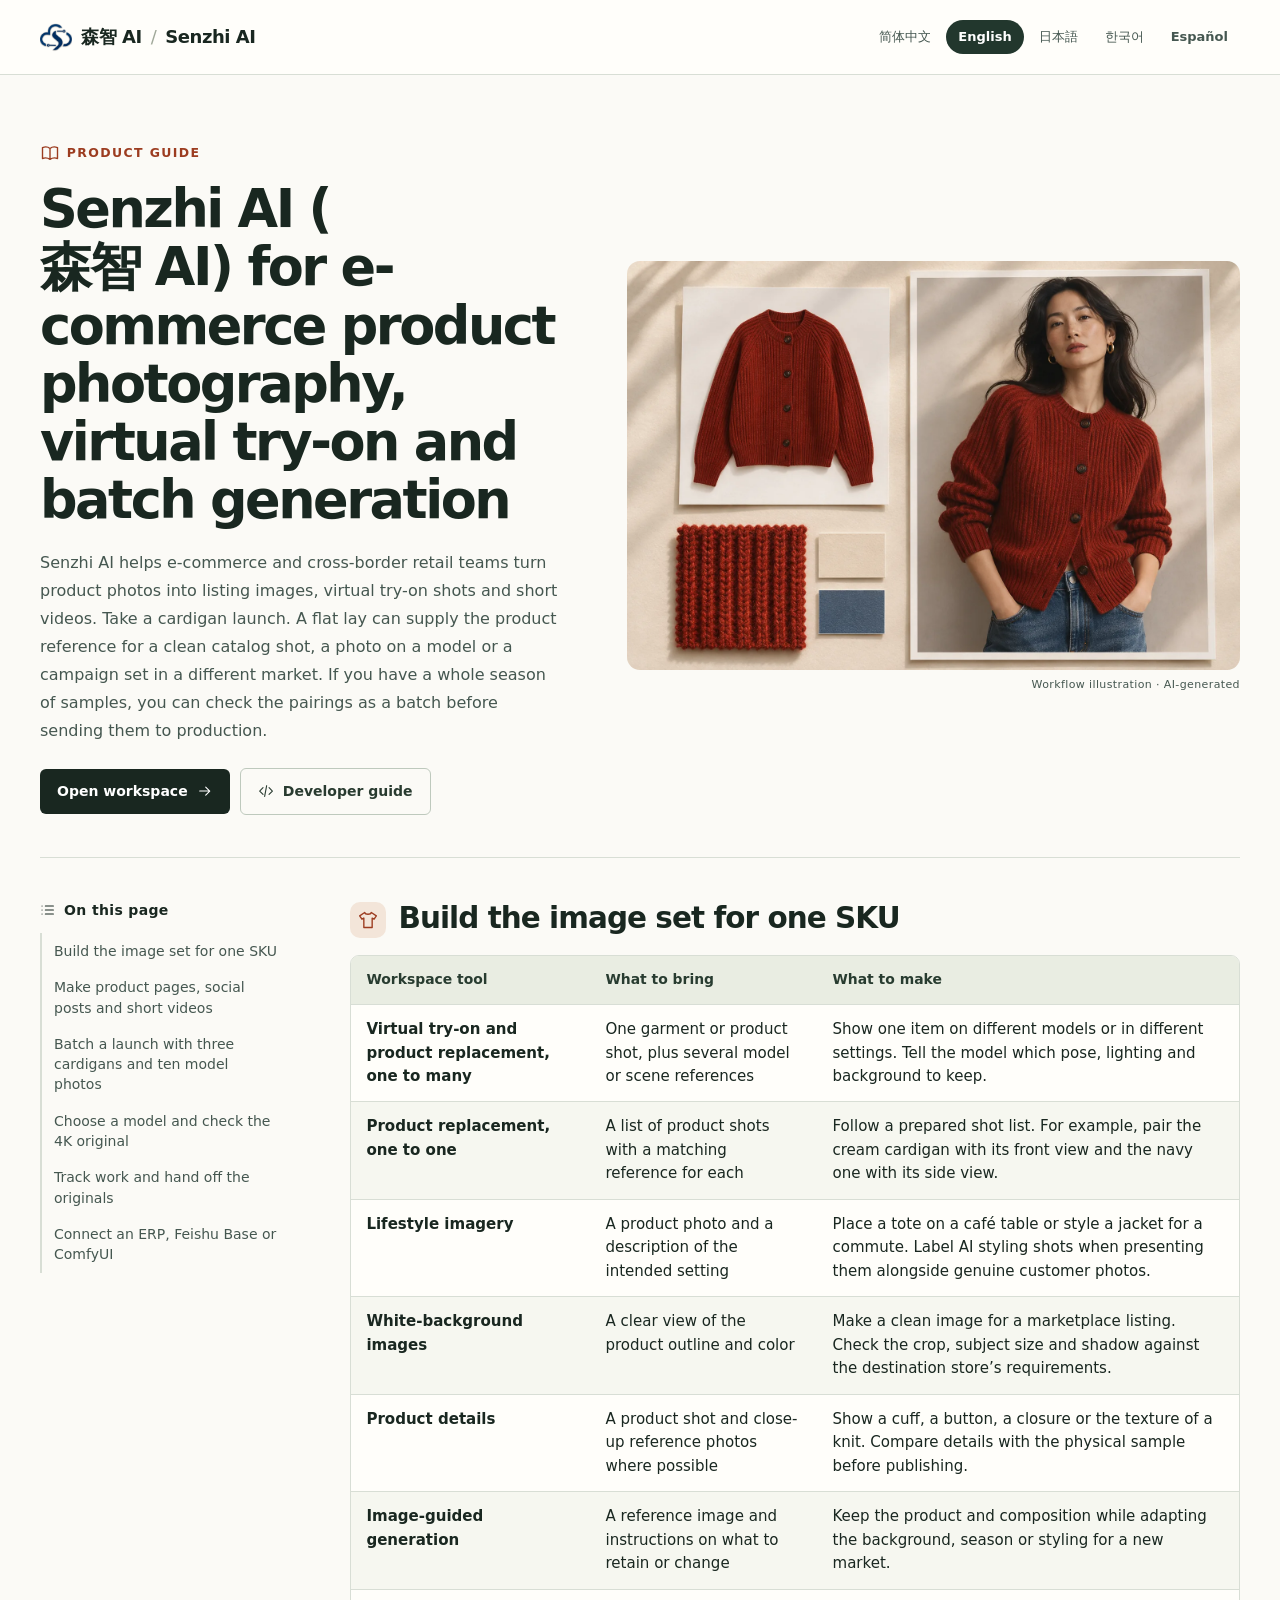
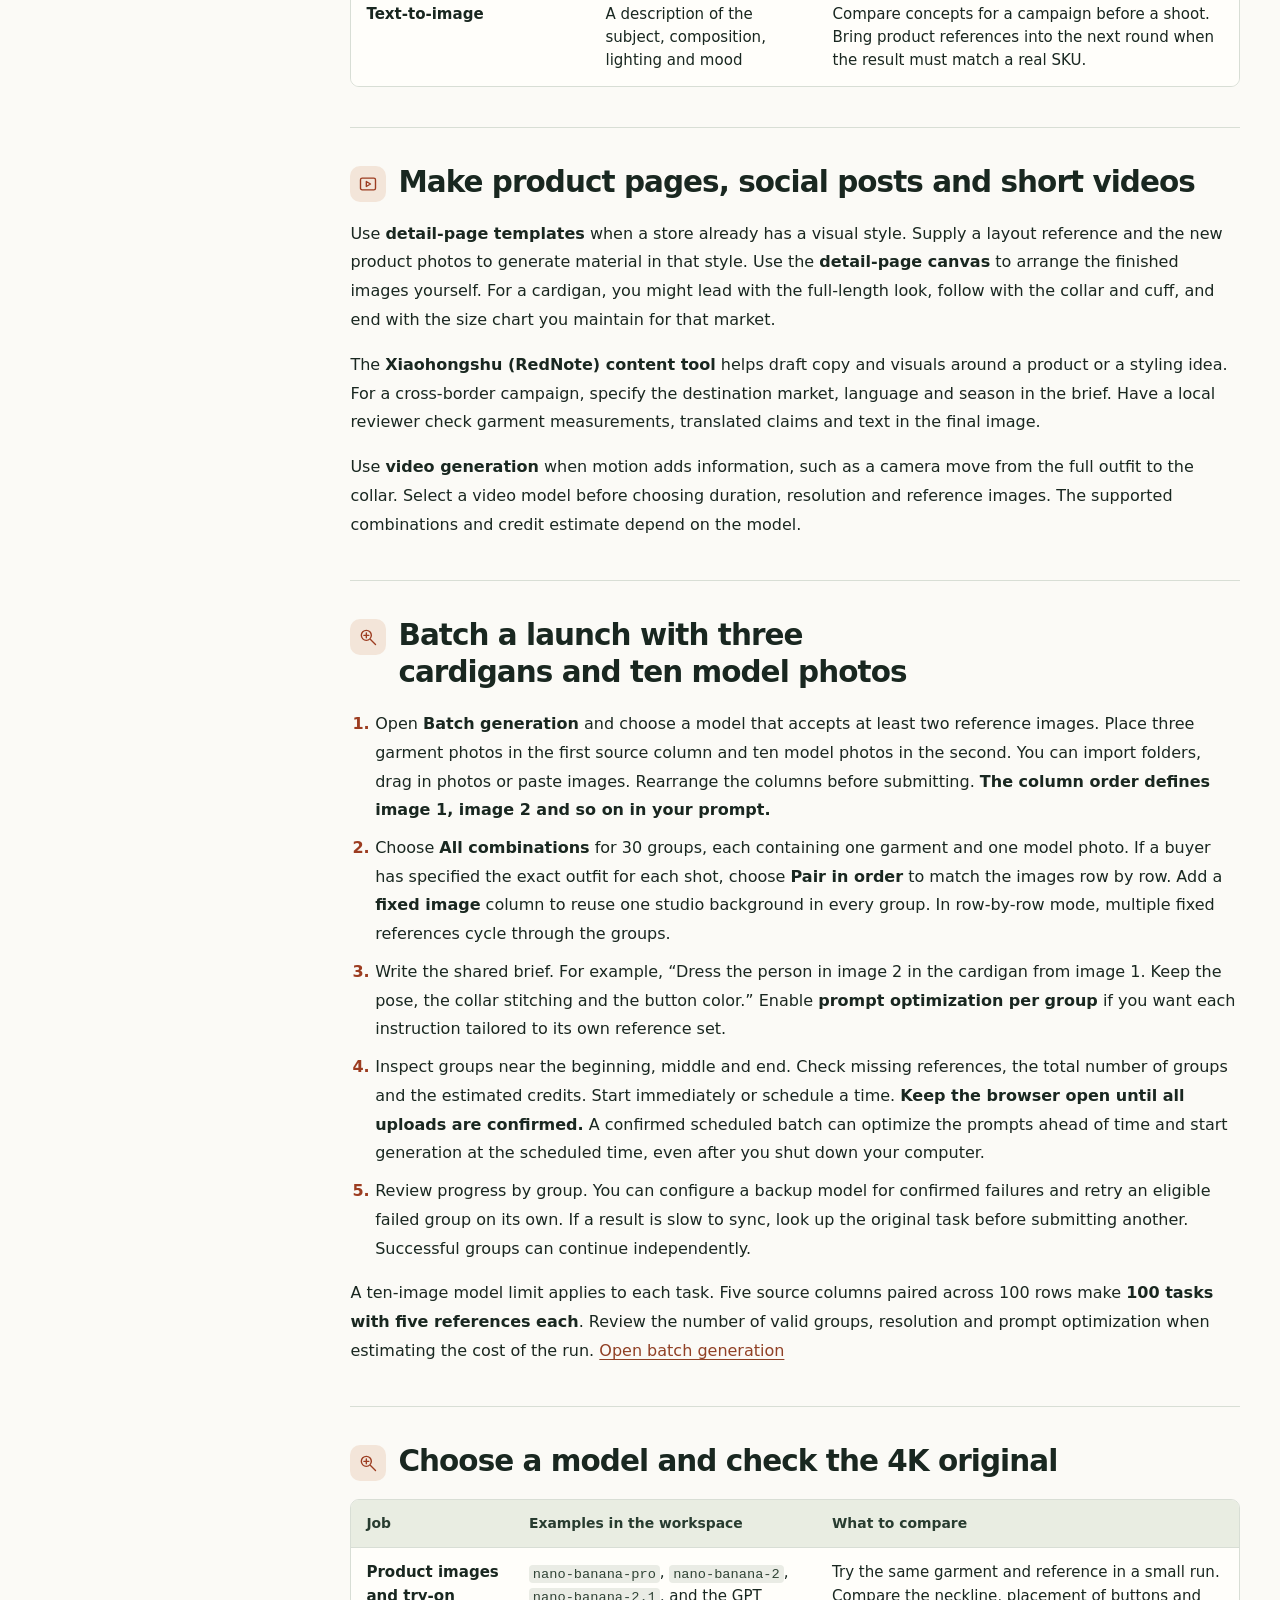
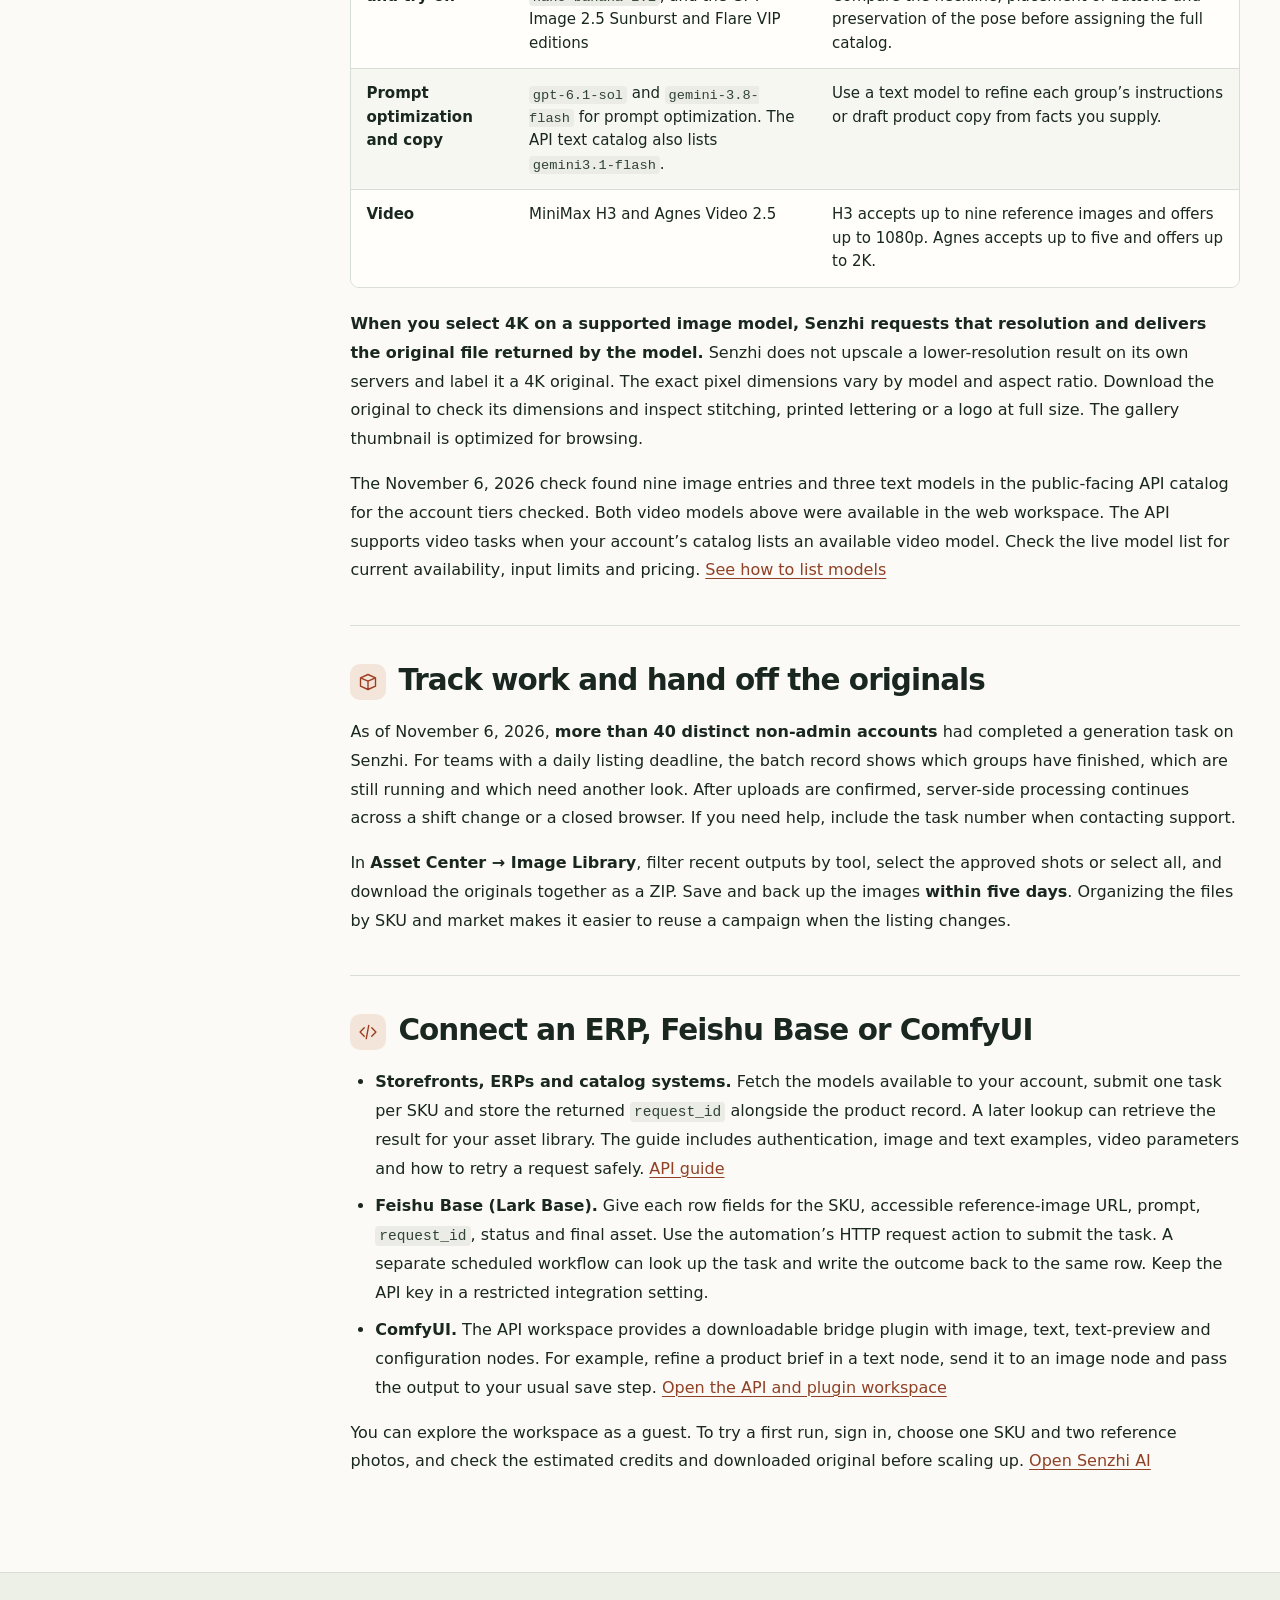
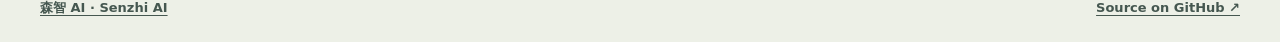
<file: docs/en.html>
<!doctype html>
<html lang="en"><head><meta charset="utf-8"><meta name="viewport" content="width=device-width,initial-scale=1">
<title>Senzhi AI (森智 AI) for e-commerce product photography, virtual try-on and batch generation</title><meta name="description" content="Senzhi AI helps e-commerce and cross-border retail teams turn product photos into listing images, virtual try-on shots and short videos. Take a cardigan launch. A flat lay can supply the product…"><link rel="canonical" href="https://iwkai312.github.io/Senzhi-AI/en.html"><link rel="alternate" hreflang="zh-Hans" href="https://iwkai312.github.io/Senzhi-AI/">
<link rel="alternate" hreflang="en" href="https://iwkai312.github.io/Senzhi-AI/en.html">
<link rel="alternate" hreflang="ja" href="https://iwkai312.github.io/Senzhi-AI/ja.html">
<link rel="alternate" hreflang="ko" href="https://iwkai312.github.io/Senzhi-AI/ko.html">
<link rel="alternate" hreflang="es" href="https://iwkai312.github.io/Senzhi-AI/es.html">
<link rel="alternate" hreflang="x-default" href="https://iwkai312.github.io/Senzhi-AI/"><meta property="og:type" content="article"><meta property="og:title" content="Senzhi AI (森智 AI) for e-commerce product photography, virtual try-on and batch generation"><meta property="og:description" content="Senzhi AI helps e-commerce and cross-border retail teams turn product photos into listing images, virtual try-on shots and short videos. Take a cardigan launch. A flat lay can supply the product…"><meta property="og:url" content="https://iwkai312.github.io/Senzhi-AI/en.html"><meta property="og:image" content="https://iwkai312.github.io/Senzhi-AI/assets/knit-studio.webp"><link rel="icon" href="assets/senzhi-logo.png"><link rel="stylesheet" href="assets/guide.css"><script type="application/ld+json">{"@context":"https://schema.org","@type":"Article","headline":"Senzhi AI (森智 AI) for e-commerce product photography, virtual try-on and batch generation","inLanguage":"en","url":"https://iwkai312.github.io/Senzhi-AI/en.html","description":"Senzhi AI helps e-commerce and cross-border retail teams turn product photos into listing images, virtual try-on shots and short videos. Take a cardigan launch. A flat lay can supply the product reference for a clean catalog shot, a photo on a model or a campaign set in a different market. If you have a whole season of samples, you can check the pairings as a batch before sending them to production.","publisher":{"@type":"Organization","name":"森智 AI · Senzhi AI","url":"https://www.senzhiai.com/"},"image":"https://iwkai312.github.io/Senzhi-AI/assets/knit-studio.webp"}</script></head>
<body><header><div class="shell mast"><a class="brand" href="https://www.senzhiai.com/"><img src="assets/senzhi-logo.png" width="32" height="32" alt="">森智 AI <span>/</span> Senzhi AI</a><nav class="languages" aria-label="Choose a language"><a lang="zh-Hans" hreflang="zh-Hans" href="index.html">简体中文</a><a lang="en" hreflang="en" href="en.html" aria-current="page">English</a><a lang="ja" hreflang="ja" href="ja.html">日本語</a><a lang="ko" hreflang="ko" href="ko.html">한국어</a><a lang="es" hreflang="es" href="es.html">Español</a></nav></div></header>
<main><div class="shell"><div class="hero"><div class="hero-copy"><div class="kind"><svg class="ico" viewBox="0 0 24 24" fill="none" stroke="currentColor" stroke-width="1.65" stroke-linecap="round" stroke-linejoin="round" aria-hidden="true"><path d="M3 5.5c3.3-1.4 6.5-1.1 9 1.1 2.5-2.2 5.7-2.5 9-1.1v13.1c-3.2-1.3-6.3-.9-9 1.1-2.7-2-5.8-2.4-9-1.1zM12 6.6v13"/></svg>Product guide</div><h1>Senzhi AI (<span class="term">森智 AI</span>) for e-commerce product photography, virtual try-on and batch generation</h1><p>Senzhi AI helps e-commerce and cross-border retail teams turn product photos into listing images, virtual try-on shots and short videos. Take a cardigan launch. A flat lay can supply the product reference for a clean catalog shot, a photo on a model or a campaign set in a different market. If you have a whole season of samples, you can check the pairings as a batch before sending them to production.</p><div class="actions"><a class="primary" href="https://www.senzhiai.com/workspace.php">Open workspace <svg class="ico" viewBox="0 0 24 24" fill="none" stroke="currentColor" stroke-width="1.65" stroke-linecap="round" stroke-linejoin="round" aria-hidden="true"><path d="M4 12h15m-6-6 6 6-6 6"/></svg></a><a class="secondary" href="api-en.html"><svg class="ico" viewBox="0 0 24 24" fill="none" stroke="currentColor" stroke-width="1.65" stroke-linecap="round" stroke-linejoin="round" aria-hidden="true"><path d="m7.5 7-5 5 5 5m9-10 5 5-5 5m-3.6-13-3 16"/></svg>Developer guide</a></div></div><figure><img src="assets/knit-studio.webp" alt="Editorial AI illustration of a cardigan, its fit and knit detail" width="1536" height="1024" fetchpriority="high"><figcaption>Workflow illustration · AI-generated</figcaption></figure></div>
<div class="layout"><aside><div class="toc"><strong><svg class="ico" viewBox="0 0 24 24" fill="none" stroke="currentColor" stroke-width="1.65" stroke-linecap="round" stroke-linejoin="round" aria-hidden="true"><path d="M8 6h12M8 12h12M8 18h12M3 6h.1M3 12h.1M3 18h.1"/></svg>On this page</strong><a href="#section-1">Build the image set for one SKU</a><a href="#section-2">Make product pages, social posts and short videos</a><a href="#section-3">Batch a launch with three cardigans and ten model photos</a><a href="#section-4">Choose a model and check the 4K original</a><a href="#section-5">Track work and hand off the originals</a><a href="#section-6">Connect an ERP, Feishu Base or ComfyUI</a></div><details><summary>On this page</summary><a href="#section-1">Build the image set for one SKU</a><a href="#section-2">Make product pages, social posts and short videos</a><a href="#section-3">Batch a launch with three cardigans and ten model photos</a><a href="#section-4">Choose a model and check the 4K original</a><a href="#section-5">Track work and hand off the originals</a><a href="#section-6">Connect an ERP, Feishu Base or ComfyUI</a></details></aside><article><section class="chapter" id="section-1"><h2><span class="chapter-icon"><svg class="ico" viewBox="0 0 24 24" fill="none" stroke="currentColor" stroke-width="1.65" stroke-linecap="round" stroke-linejoin="round" aria-hidden="true"><path d="m8 3-6 4 2.7 4L7 9.7V21h10V9.7l2.3 1.3L22 7l-6-4c-.8 2.8-7.2 2.8-8 0z"/></svg></span>Build the image set for one SKU</h2><div class="table-scroll" tabindex="0"><table>
<thead>
<tr>
<th>Workspace tool</th>
<th>What to bring</th>
<th>What to make</th>
</tr>
</thead>
<tbody><tr>
<td>Virtual try-on and product replacement, one to many</td>
<td>One garment or product shot, plus several model or scene references</td>
<td>Show one item on different models or in different settings. Tell the model which pose, lighting and background to keep.</td>
</tr>
<tr>
<td>Product replacement, one to one</td>
<td>A list of product shots with a matching reference for each</td>
<td>Follow a prepared shot list. For example, pair the cream cardigan with its front view and the navy one with its side view.</td>
</tr>
<tr>
<td>Lifestyle imagery</td>
<td>A product photo and a description of the intended setting</td>
<td>Place a tote on a café table or style a jacket for a commute. Label AI styling shots when presenting them alongside genuine customer photos.</td>
</tr>
<tr>
<td>White-background images</td>
<td>A clear view of the product outline and color</td>
<td>Make a clean image for a marketplace listing. Check the crop, subject size and shadow against the destination store’s requirements.</td>
</tr>
<tr>
<td>Product details</td>
<td>A product shot and close-up reference photos where possible</td>
<td>Show a cuff, a button, a closure or the texture of a knit. Compare details with the physical sample before publishing.</td>
</tr>
<tr>
<td>Image-guided generation</td>
<td>A reference image and instructions on what to retain or change</td>
<td>Keep the product and composition while adapting the background, season or styling for a new market.</td>
</tr>
<tr>
<td>Text-to-image</td>
<td>A description of the subject, composition, lighting and mood</td>
<td>Compare concepts for a campaign before a shoot. Bring product references into the next round when the result must match a real SKU.</td>
</tr>
</tbody></table></div>
</section>
<section class="chapter" id="section-2"><h2><span class="chapter-icon"><svg class="ico" viewBox="0 0 24 24" fill="none" stroke="currentColor" stroke-width="1.65" stroke-linecap="round" stroke-linejoin="round" aria-hidden="true"><rect x="3" y="5" width="18" height="14" rx="2"/><path d="m10 9 5 3-5 3z"/></svg></span>Make product pages, social posts and short videos</h2><p>Use <strong>detail-page templates</strong> when a store already has a visual style. Supply a layout reference and the new product photos to generate material in that style. Use the <strong>detail-page canvas</strong> to arrange the finished images yourself. For a cardigan, you might lead with the full-length look, follow with the collar and cuff, and end with the size chart you maintain for that market.</p>
<p>The <strong>Xiaohongshu (RedNote) content tool</strong> helps draft copy and visuals around a product or a styling idea. For a cross-border campaign, specify the destination market, language and season in the brief. Have a local reviewer check garment measurements, translated claims and text in the final image.</p>
<p>Use <strong>video generation</strong> when motion adds information, such as a camera move from the full outfit to the collar. Select a video model before choosing duration, resolution and reference images. The supported combinations and credit estimate depend on the model.</p>
</section>
<section class="chapter" id="section-3"><h2><span class="chapter-icon"><svg class="ico" viewBox="0 0 24 24" fill="none" stroke="currentColor" stroke-width="1.65" stroke-linecap="round" stroke-linejoin="round" aria-hidden="true"><circle cx="10" cy="10" r="6"/><path d="m15 15 6 6M7 10h6m-3-3v6"/></svg></span>Batch a launch with three cardigans and ten model photos</h2><ol>
<li>Open <strong>Batch generation</strong> and choose a model that accepts at least two reference images. Place three garment photos in the first source column and ten model photos in the second. You can import folders, drag in photos or paste images. Rearrange the columns before submitting. <strong>The column order defines image 1, image 2 and so on in your prompt.</strong></li>
<li>Choose <strong>All combinations</strong> for 30 groups, each containing one garment and one model photo. If a buyer has specified the exact outfit for each shot, choose <strong>Pair in order</strong> to match the images row by row. Add a <strong>fixed image</strong> column to reuse one studio background in every group. In row-by-row mode, multiple fixed references cycle through the groups.</li>
<li>Write the shared brief. For example, “Dress the person in image 2 in the cardigan from image 1. Keep the pose, the collar stitching and the button color.” Enable <strong>prompt optimization per group</strong> if you want each instruction tailored to its own reference set.</li>
<li>Inspect groups near the beginning, middle and end. Check missing references, the total number of groups and the estimated credits. Start immediately or schedule a time. <strong>Keep the browser open until all uploads are confirmed.</strong> A confirmed scheduled batch can optimize the prompts ahead of time and start generation at the scheduled time, even after you shut down your computer.</li>
<li>Review progress by group. You can configure a backup model for confirmed failures and retry an eligible failed group on its own. If a result is slow to sync, look up the original task before submitting another. Successful groups can continue independently.</li>
</ol>
<p>A ten-image model limit applies to each task. Five source columns paired across 100 rows make <strong>100 tasks with five references each</strong>. Review the number of valid groups, resolution and prompt optimization when estimating the cost of the run. <a href="https://www.senzhiai.com/workspace.php?tool=folder_batch">Open batch generation</a></p>
</section>
<section class="chapter" id="section-4"><h2><span class="chapter-icon"><svg class="ico" viewBox="0 0 24 24" fill="none" stroke="currentColor" stroke-width="1.65" stroke-linecap="round" stroke-linejoin="round" aria-hidden="true"><circle cx="10" cy="10" r="6"/><path d="m15 15 6 6M7 10h6m-3-3v6"/></svg></span>Choose a model and check the 4K original</h2><div class="table-scroll" tabindex="0"><table>
<thead>
<tr>
<th>Job</th>
<th>Examples in the workspace</th>
<th>What to compare</th>
</tr>
</thead>
<tbody><tr>
<td>Product images and try-on</td>
<td><code>nano-banana-pro</code>, <code>nano-banana-2</code>, <code>nano-banana-2.1</code>, and the GPT Image 2.5 Sunburst and Flare VIP editions</td>
<td>Try the same garment and reference in a small run. Compare the neckline, placement of buttons and preservation of the pose before assigning the full catalog.</td>
</tr>
<tr>
<td>Prompt optimization and copy</td>
<td><code>gpt-6.1-sol</code> and <code>gemini-3.8-flash</code> for prompt optimization. The API text catalog also lists <code>gemini3.1-flash</code>.</td>
<td>Use a text model to refine each group’s instructions or draft product copy from facts you supply.</td>
</tr>
<tr>
<td>Video</td>
<td>MiniMax H3 and Agnes Video 2.5</td>
<td>H3 accepts up to nine reference images and offers up to 1080p. Agnes accepts up to five and offers up to 2K.</td>
</tr>
</tbody></table></div>
<p><strong>When you select 4K on a supported image model, Senzhi requests that resolution and delivers the original file returned by the model.</strong> Senzhi does not upscale a lower-resolution result on its own servers and label it a 4K original. The exact pixel dimensions vary by model and aspect ratio. Download the original to check its dimensions and inspect stitching, printed lettering or a logo at full size. The gallery thumbnail is optimized for browsing.</p>
<p>The November 6, 2026 check found nine image entries and three text models in the public-facing API catalog for the account tiers checked. Both video models above were available in the web workspace. The API supports video tasks when your account’s catalog lists an available video model. Check the live model list for current availability, input limits and pricing. <a href="api-en.html">See how to list models</a></p>
</section>
<section class="chapter" id="section-5"><h2><span class="chapter-icon"><svg class="ico" viewBox="0 0 24 24" fill="none" stroke="currentColor" stroke-width="1.65" stroke-linecap="round" stroke-linejoin="round" aria-hidden="true"><path d="m3 7 9-4 9 4-9 4zm0 0v10l9 4 9-4V7M12 11v10"/></svg></span>Track work and hand off the originals</h2><p>As of November 6, 2026, <strong>more than 40 distinct non-admin accounts</strong> had completed a generation task on Senzhi. For teams with a daily listing deadline, the batch record shows which groups have finished, which are still running and which need another look. After uploads are confirmed, server-side processing continues across a shift change or a closed browser. If you need help, include the task number when contacting support.</p>
<p>In <strong>Asset Center → Image Library</strong>, filter recent outputs by tool, select the approved shots or select all, and download the originals together as a ZIP. Save and back up the images <strong>within five days</strong>. Organizing the files by SKU and market makes it easier to reuse a campaign when the listing changes.</p>
</section>
<section class="chapter" id="section-6"><h2><span class="chapter-icon"><svg class="ico" viewBox="0 0 24 24" fill="none" stroke="currentColor" stroke-width="1.65" stroke-linecap="round" stroke-linejoin="round" aria-hidden="true"><path d="m7.5 7-5 5 5 5m9-10 5 5-5 5m-3.6-13-3 16"/></svg></span>Connect an ERP, Feishu Base or ComfyUI</h2><ul>
<li><strong>Storefronts, ERPs and catalog systems.</strong> Fetch the models available to your account, submit one task per SKU and store the returned <code>request_id</code> alongside the product record. A later lookup can retrieve the result for your asset library. The guide includes authentication, image and text examples, video parameters and how to retry a request safely. <a href="api-en.html">API guide</a></li>
<li><strong>Feishu Base (Lark Base).</strong> Give each row fields for the SKU, accessible reference-image URL, prompt, <code>request_id</code>, status and final asset. Use the automation’s HTTP request action to submit the task. A separate scheduled workflow can look up the task and write the outcome back to the same row. Keep the API key in a restricted integration setting.</li>
<li><strong>ComfyUI.</strong> The API workspace provides a downloadable bridge plugin with image, text, text-preview and configuration nodes. For example, refine a product brief in a text node, send it to an image node and pass the output to your usual save step. <a href="https://www.senzhiai.com/workspace.php?tool=open_api">Open the API and plugin workspace</a></li>
</ul>
<p>You can explore the workspace as a guest. To try a first run, sign in, choose one SKU and two reference photos, and check the estimated credits and downloaded original before scaling up. <a href="https://www.senzhiai.com/workspace.php">Open Senzhi AI</a></p>
</section></article></div></div></main>
<footer><div class="shell"><a href="https://www.senzhiai.com/">森智 AI · Senzhi AI</a><a href="https://github.com/iwkai312/Senzhi-AI/blob/main/docs/en.md">Source on GitHub ↗</a></div></footer></body></html>
</file>
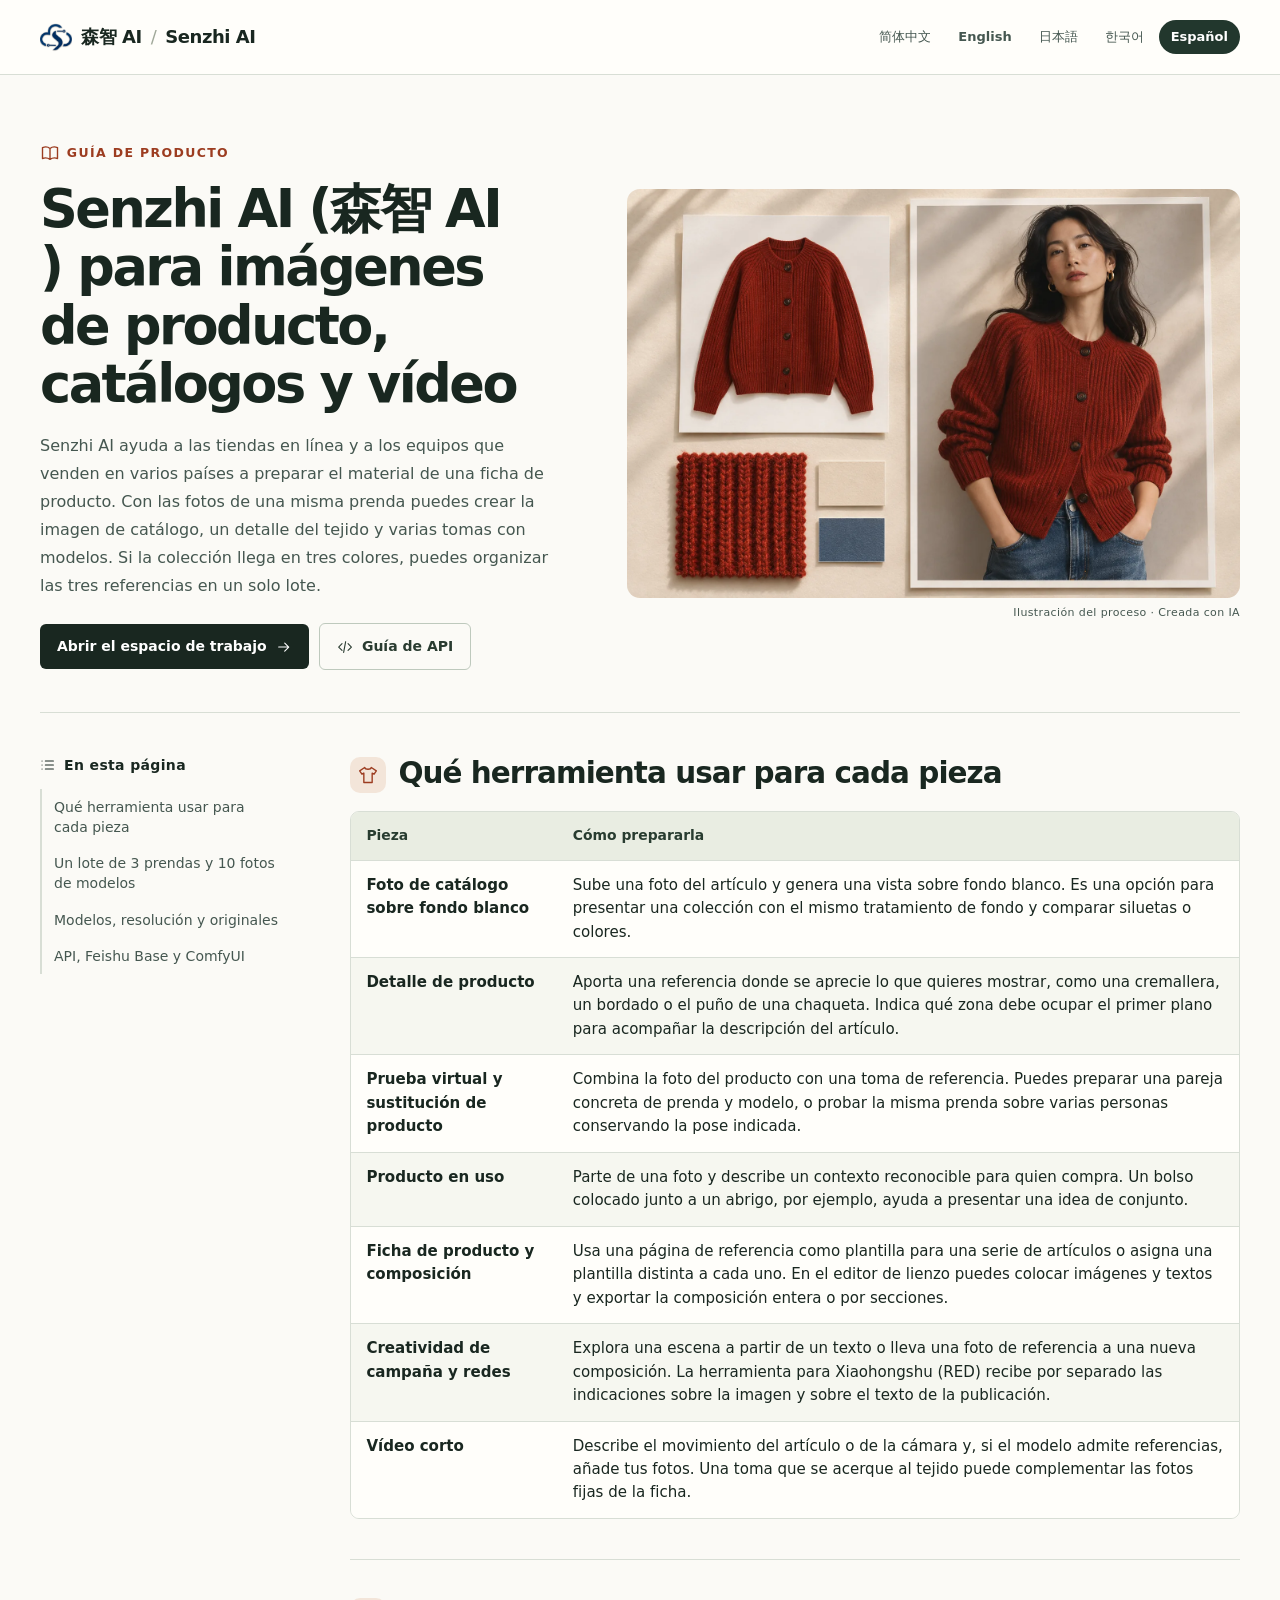
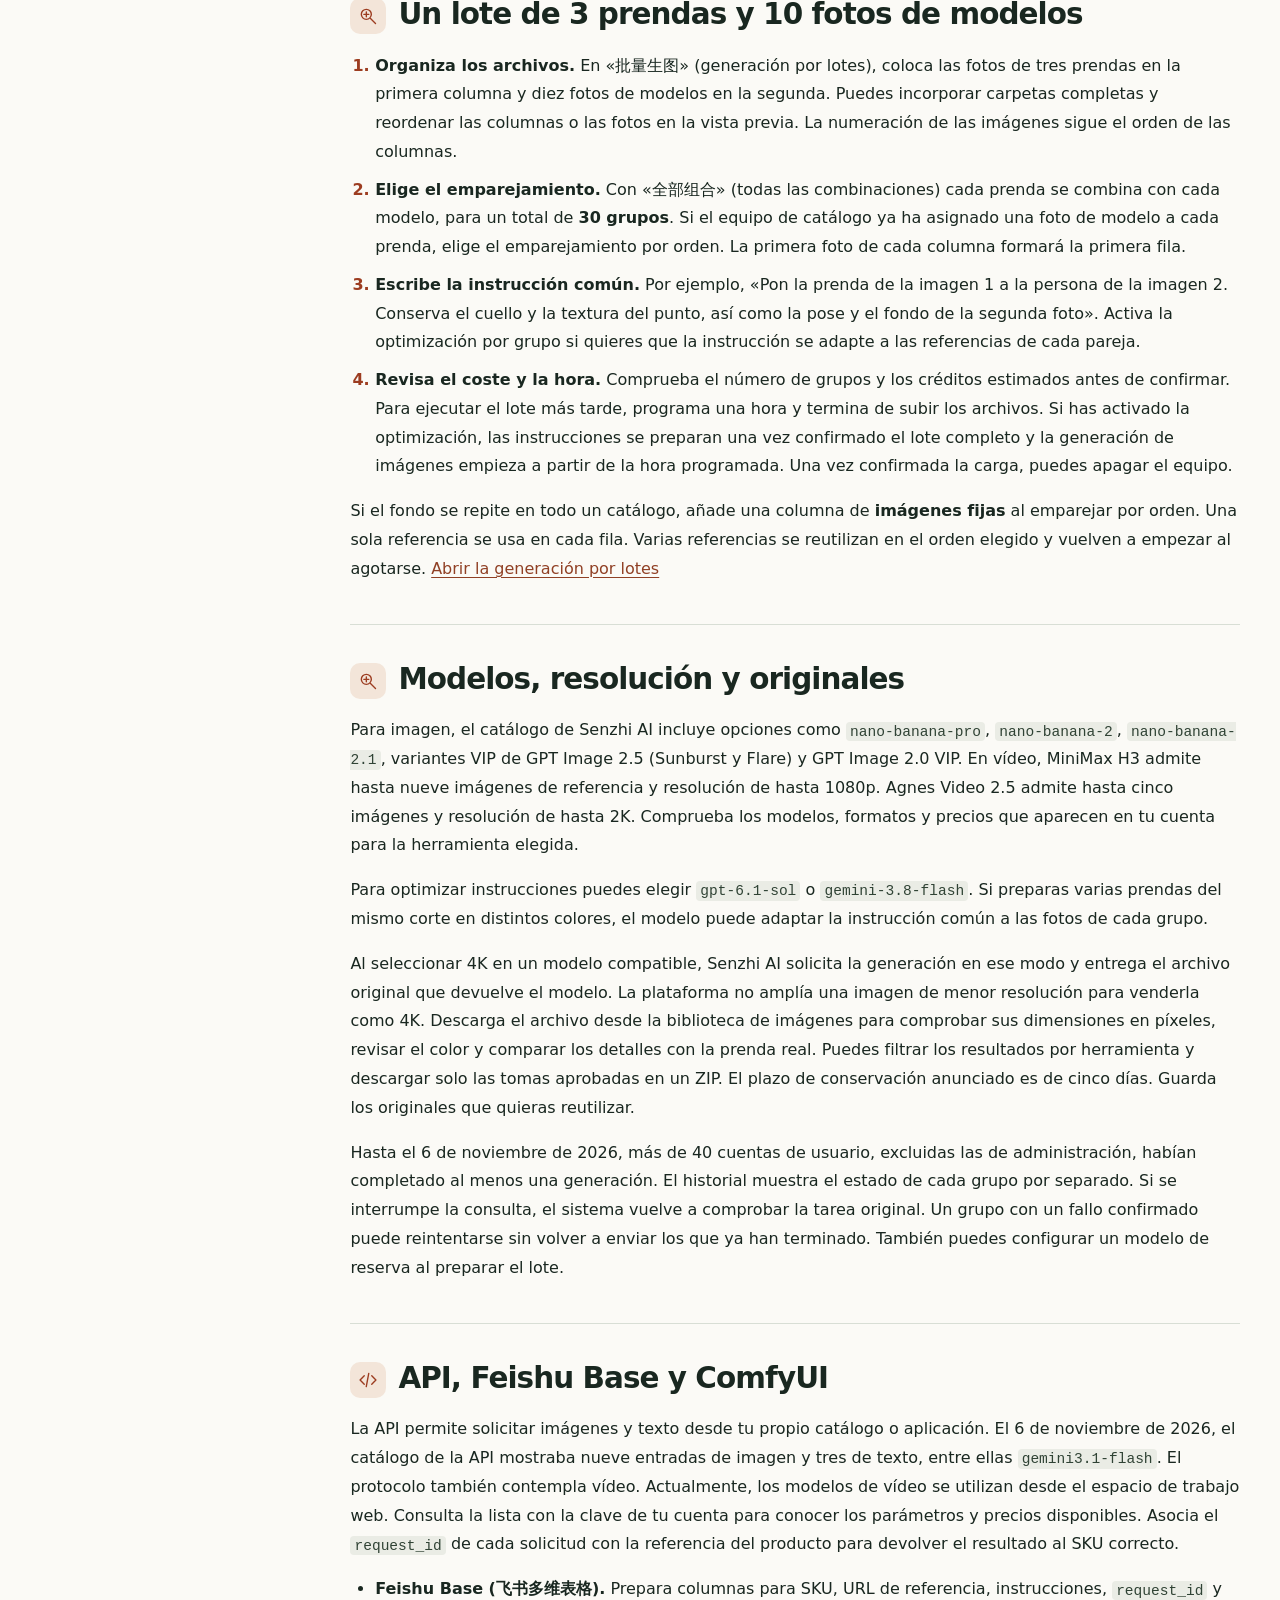
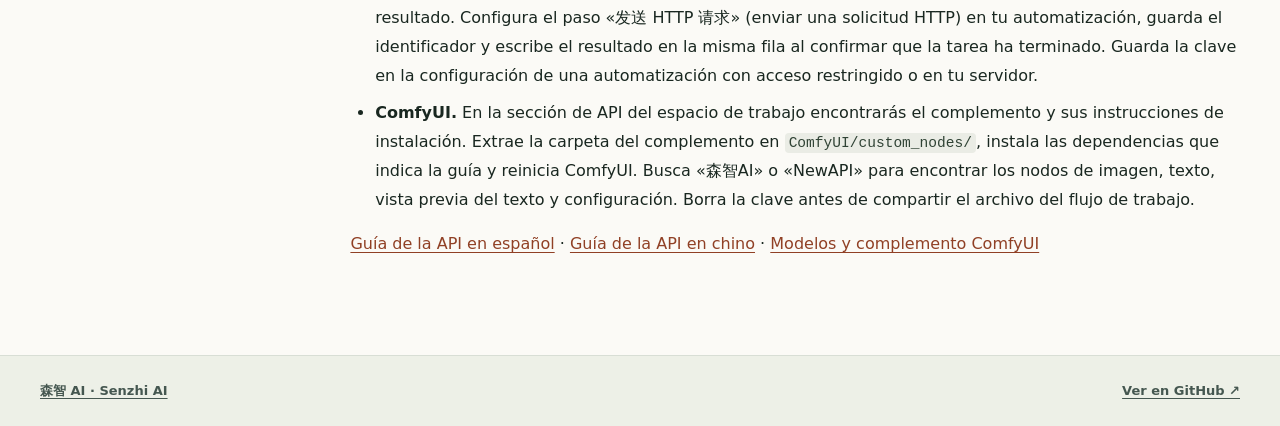
<file: docs/es.html>
<!doctype html>
<html lang="es"><head><meta charset="utf-8"><meta name="viewport" content="width=device-width,initial-scale=1">
<title>Senzhi AI (森智 AI) para imágenes de producto, catálogos y vídeo</title><meta name="description" content="Senzhi AI ayuda a las tiendas en línea y a los equipos que venden en varios países a preparar el material de una ficha de producto. Con las fotos de una misma prenda puedes crear la imagen de catálogo,…"><link rel="canonical" href="https://iwkai312.github.io/Senzhi-AI/es.html"><link rel="alternate" hreflang="zh-Hans" href="https://iwkai312.github.io/Senzhi-AI/">
<link rel="alternate" hreflang="en" href="https://iwkai312.github.io/Senzhi-AI/en.html">
<link rel="alternate" hreflang="ja" href="https://iwkai312.github.io/Senzhi-AI/ja.html">
<link rel="alternate" hreflang="ko" href="https://iwkai312.github.io/Senzhi-AI/ko.html">
<link rel="alternate" hreflang="es" href="https://iwkai312.github.io/Senzhi-AI/es.html">
<link rel="alternate" hreflang="x-default" href="https://iwkai312.github.io/Senzhi-AI/"><meta property="og:type" content="article"><meta property="og:title" content="Senzhi AI (森智 AI) para imágenes de producto, catálogos y vídeo"><meta property="og:description" content="Senzhi AI ayuda a las tiendas en línea y a los equipos que venden en varios países a preparar el material de una ficha de producto. Con las fotos de una misma prenda puedes crear la imagen de catálogo,…"><meta property="og:url" content="https://iwkai312.github.io/Senzhi-AI/es.html"><meta property="og:image" content="https://iwkai312.github.io/Senzhi-AI/assets/knit-studio.webp"><link rel="icon" href="assets/senzhi-logo.png"><link rel="stylesheet" href="assets/guide.css"><script type="application/ld+json">{"@context":"https://schema.org","@type":"Article","headline":"Senzhi AI (森智 AI) para imágenes de producto, catálogos y vídeo","inLanguage":"es","url":"https://iwkai312.github.io/Senzhi-AI/es.html","description":"Senzhi AI ayuda a las tiendas en línea y a los equipos que venden en varios países a preparar el material de una ficha de producto. Con las fotos de una misma prenda puedes crear la imagen de catálogo, un detalle del tejido y varias tomas con modelos. Si la colección llega en tres colores, puedes organizar las tres referencias en un solo lote.","publisher":{"@type":"Organization","name":"森智 AI · Senzhi AI","url":"https://www.senzhiai.com/"},"image":"https://iwkai312.github.io/Senzhi-AI/assets/knit-studio.webp"}</script></head>
<body><header><div class="shell mast"><a class="brand" href="https://www.senzhiai.com/"><img src="assets/senzhi-logo.png" width="32" height="32" alt="">森智 AI <span>/</span> Senzhi AI</a><nav class="languages" aria-label="Elegir idioma"><a lang="zh-Hans" hreflang="zh-Hans" href="index.html">简体中文</a><a lang="en" hreflang="en" href="en.html">English</a><a lang="ja" hreflang="ja" href="ja.html">日本語</a><a lang="ko" hreflang="ko" href="ko.html">한국어</a><a lang="es" hreflang="es" href="es.html" aria-current="page">Español</a></nav></div></header>
<main><div class="shell"><div class="hero"><div class="hero-copy"><div class="kind"><svg class="ico" viewBox="0 0 24 24" fill="none" stroke="currentColor" stroke-width="1.65" stroke-linecap="round" stroke-linejoin="round" aria-hidden="true"><path d="M3 5.5c3.3-1.4 6.5-1.1 9 1.1 2.5-2.2 5.7-2.5 9-1.1v13.1c-3.2-1.3-6.3-.9-9 1.1-2.7-2-5.8-2.4-9-1.1zM12 6.6v13"/></svg>Guía de producto</div><h1>Senzhi AI (<span class="term">森智 AI</span>) para imágenes de producto, catálogos y vídeo</h1><p>Senzhi AI ayuda a las tiendas en línea y a los equipos que venden en varios países a preparar el material de una ficha de producto. Con las fotos de una misma prenda puedes crear la imagen de catálogo, un detalle del tejido y varias tomas con modelos. Si la colección llega en tres colores, puedes organizar las tres referencias en un solo lote.</p><div class="actions"><a class="primary" href="https://www.senzhiai.com/workspace.php">Abrir el espacio de trabajo <svg class="ico" viewBox="0 0 24 24" fill="none" stroke="currentColor" stroke-width="1.65" stroke-linecap="round" stroke-linejoin="round" aria-hidden="true"><path d="M4 12h15m-6-6 6 6-6 6"/></svg></a><a class="secondary" href="api-es.html"><svg class="ico" viewBox="0 0 24 24" fill="none" stroke="currentColor" stroke-width="1.65" stroke-linecap="round" stroke-linejoin="round" aria-hidden="true"><path d="m7.5 7-5 5 5 5m9-10 5 5-5 5m-3.6-13-3 16"/></svg>Guía de API</a></div></div><figure><img src="assets/knit-studio.webp" alt="Ejemplo creado con IA de una foto de producto, una prueba virtual y un primer plano del tejido de punto" width="1536" height="1024" fetchpriority="high"><figcaption>Ilustración del proceso · Creada con IA</figcaption></figure></div>
<div class="layout"><aside><div class="toc"><strong><svg class="ico" viewBox="0 0 24 24" fill="none" stroke="currentColor" stroke-width="1.65" stroke-linecap="round" stroke-linejoin="round" aria-hidden="true"><path d="M8 6h12M8 12h12M8 18h12M3 6h.1M3 12h.1M3 18h.1"/></svg>En esta página</strong><a href="#section-1">Qué herramienta usar para cada pieza</a><a href="#section-2">Un lote de 3 prendas y 10 fotos de modelos</a><a href="#section-3">Modelos, resolución y originales</a><a href="#section-4">API, Feishu Base y ComfyUI</a></div><details><summary>En esta página</summary><a href="#section-1">Qué herramienta usar para cada pieza</a><a href="#section-2">Un lote de 3 prendas y 10 fotos de modelos</a><a href="#section-3">Modelos, resolución y originales</a><a href="#section-4">API, Feishu Base y ComfyUI</a></details></aside><article><section class="chapter" id="section-1"><h2><span class="chapter-icon"><svg class="ico" viewBox="0 0 24 24" fill="none" stroke="currentColor" stroke-width="1.65" stroke-linecap="round" stroke-linejoin="round" aria-hidden="true"><path d="m8 3-6 4 2.7 4L7 9.7V21h10V9.7l2.3 1.3L22 7l-6-4c-.8 2.8-7.2 2.8-8 0z"/></svg></span>Qué herramienta usar para cada pieza</h2><div class="table-scroll" tabindex="0"><table>
<thead>
<tr>
<th>Pieza</th>
<th>Cómo prepararla</th>
</tr>
</thead>
<tbody><tr>
<td>Foto de catálogo sobre fondo blanco</td>
<td>Sube una foto del artículo y genera una vista sobre fondo blanco. Es una opción para presentar una colección con el mismo tratamiento de fondo y comparar siluetas o colores.</td>
</tr>
<tr>
<td>Detalle de producto</td>
<td>Aporta una referencia donde se aprecie lo que quieres mostrar, como una cremallera, un bordado o el puño de una chaqueta. Indica qué zona debe ocupar el primer plano para acompañar la descripción del artículo.</td>
</tr>
<tr>
<td>Prueba virtual y sustitución de producto</td>
<td>Combina la foto del producto con una toma de referencia. Puedes preparar una pareja concreta de prenda y modelo, o probar la misma prenda sobre varias personas conservando la pose indicada.</td>
</tr>
<tr>
<td>Producto en uso</td>
<td>Parte de una foto y describe un contexto reconocible para quien compra. Un bolso colocado junto a un abrigo, por ejemplo, ayuda a presentar una idea de conjunto.</td>
</tr>
<tr>
<td>Ficha de producto y composición</td>
<td>Usa una página de referencia como plantilla para una serie de artículos o asigna una plantilla distinta a cada uno. En el editor de lienzo puedes colocar imágenes y textos y exportar la composición entera o por secciones.</td>
</tr>
<tr>
<td>Creatividad de campaña y redes</td>
<td>Explora una escena a partir de un texto o lleva una foto de referencia a una nueva composición. La herramienta para Xiaohongshu (RED) recibe por separado las indicaciones sobre la imagen y sobre el texto de la publicación.</td>
</tr>
<tr>
<td>Vídeo corto</td>
<td>Describe el movimiento del artículo o de la cámara y, si el modelo admite referencias, añade tus fotos. Una toma que se acerque al tejido puede complementar las fotos fijas de la ficha.</td>
</tr>
</tbody></table></div>
</section>
<section class="chapter" id="section-2"><h2><span class="chapter-icon"><svg class="ico" viewBox="0 0 24 24" fill="none" stroke="currentColor" stroke-width="1.65" stroke-linecap="round" stroke-linejoin="round" aria-hidden="true"><circle cx="10" cy="10" r="6"/><path d="m15 15 6 6M7 10h6m-3-3v6"/></svg></span>Un lote de 3 prendas y 10 fotos de modelos</h2><ol>
<li><strong>Organiza los archivos.</strong> En «批量生图» (generación por lotes), coloca las fotos de tres prendas en la primera columna y diez fotos de modelos en la segunda. Puedes incorporar carpetas completas y reordenar las columnas o las fotos en la vista previa. La numeración de las imágenes sigue el orden de las columnas.</li>
<li><strong>Elige el emparejamiento.</strong> Con «全部组合» (todas las combinaciones) cada prenda se combina con cada modelo, para un total de <strong>30 grupos</strong>. Si el equipo de catálogo ya ha asignado una foto de modelo a cada prenda, elige el emparejamiento por orden. La primera foto de cada columna formará la primera fila.</li>
<li><strong>Escribe la instrucción común.</strong> Por ejemplo, «Pon la prenda de la imagen 1 a la persona de la imagen 2. Conserva el cuello y la textura del punto, así como la pose y el fondo de la segunda foto». Activa la optimización por grupo si quieres que la instrucción se adapte a las referencias de cada pareja.</li>
<li><strong>Revisa el coste y la hora.</strong> Comprueba el número de grupos y los créditos estimados antes de confirmar. Para ejecutar el lote más tarde, programa una hora y termina de subir los archivos. Si has activado la optimización, las instrucciones se preparan una vez confirmado el lote completo y la generación de imágenes empieza a partir de la hora programada. Una vez confirmada la carga, puedes apagar el equipo.</li>
</ol>
<p>Si el fondo se repite en todo un catálogo, añade una columna de <strong>imágenes fijas</strong> al emparejar por orden. Una sola referencia se usa en cada fila. Varias referencias se reutilizan en el orden elegido y vuelven a empezar al agotarse. <a href="https://www.senzhiai.com/workspace.php?tool=folder_batch">Abrir la generación por lotes</a></p>
</section>
<section class="chapter" id="section-3"><h2><span class="chapter-icon"><svg class="ico" viewBox="0 0 24 24" fill="none" stroke="currentColor" stroke-width="1.65" stroke-linecap="round" stroke-linejoin="round" aria-hidden="true"><circle cx="10" cy="10" r="6"/><path d="m15 15 6 6M7 10h6m-3-3v6"/></svg></span>Modelos, resolución y originales</h2><p>Para imagen, el catálogo de Senzhi AI incluye opciones como <code>nano-banana-pro</code>, <code>nano-banana-2</code>, <code>nano-banana-2.1</code>, variantes VIP de GPT Image 2.5 (Sunburst y Flare) y GPT Image 2.0 VIP. En vídeo, MiniMax H3 admite hasta nueve imágenes de referencia y resolución de hasta 1080p. Agnes Video 2.5 admite hasta cinco imágenes y resolución de hasta 2K. Comprueba los modelos, formatos y precios que aparecen en tu cuenta para la herramienta elegida.</p>
<p>Para optimizar instrucciones puedes elegir <code>gpt-6.1-sol</code> o <code>gemini-3.8-flash</code>. Si preparas varias prendas del mismo corte en distintos colores, el modelo puede adaptar la instrucción común a las fotos de cada grupo.</p>
<p>Al seleccionar 4K en un modelo compatible, Senzhi AI solicita la generación en ese modo y entrega el archivo original que devuelve el modelo. La plataforma no amplía una imagen de menor resolución para venderla como 4K. Descarga el archivo desde la biblioteca de imágenes para comprobar sus dimensiones en píxeles, revisar el color y comparar los detalles con la prenda real. Puedes filtrar los resultados por herramienta y descargar solo las tomas aprobadas en un ZIP. El plazo de conservación anunciado es de cinco días. Guarda los originales que quieras reutilizar.</p>
<p>Hasta el 6 de noviembre de 2026, más de 40 cuentas de usuario, excluidas las de administración, habían completado al menos una generación. El historial muestra el estado de cada grupo por separado. Si se interrumpe la consulta, el sistema vuelve a comprobar la tarea original. Un grupo con un fallo confirmado puede reintentarse sin volver a enviar los que ya han terminado. También puedes configurar un modelo de reserva al preparar el lote.</p>
</section>
<section class="chapter" id="section-4"><h2><span class="chapter-icon"><svg class="ico" viewBox="0 0 24 24" fill="none" stroke="currentColor" stroke-width="1.65" stroke-linecap="round" stroke-linejoin="round" aria-hidden="true"><path d="m7.5 7-5 5 5 5m9-10 5 5-5 5m-3.6-13-3 16"/></svg></span>API, Feishu Base y ComfyUI</h2><p>La API permite solicitar imágenes y texto desde tu propio catálogo o aplicación. El 6 de noviembre de 2026, el catálogo de la API mostraba nueve entradas de imagen y tres de texto, entre ellas <code>gemini3.1-flash</code>. El protocolo también contempla vídeo. Actualmente, los modelos de vídeo se utilizan desde el espacio de trabajo web. Consulta la lista con la clave de tu cuenta para conocer los parámetros y precios disponibles. Asocia el <code>request_id</code> de cada solicitud con la referencia del producto para devolver el resultado al SKU correcto.</p>
<ul>
<li><strong>Feishu Base (飞书多维表格).</strong> Prepara columnas para SKU, URL de referencia, instrucciones, <code>request_id</code> y resultado. Configura el paso «发送 HTTP 请求» (enviar una solicitud HTTP) en tu automatización, guarda el identificador y escribe el resultado en la misma fila al confirmar que la tarea ha terminado. Guarda la clave en la configuración de una automatización con acceso restringido o en tu servidor.</li>
<li><strong>ComfyUI.</strong> En la sección de API del espacio de trabajo encontrarás el complemento y sus instrucciones de instalación. Extrae la carpeta del complemento en <code>ComfyUI/custom_nodes/</code>, instala las dependencias que indica la guía y reinicia ComfyUI. Busca «森智AI» o «NewAPI» para encontrar los nodos de imagen, texto, vista previa del texto y configuración. Borra la clave antes de compartir el archivo del flujo de trabajo.</li>
</ul>
<p><a href="api-es.html">Guía de la API en español</a> · <a href="api-zh.html">Guía de la API en chino</a> · <a href="https://www.senzhiai.com/workspace.php?tool=open_api">Modelos y complemento ComfyUI</a></p>
</section></article></div></div></main>
<footer><div class="shell"><a href="https://www.senzhiai.com/">森智 AI · Senzhi AI</a><a href="https://github.com/iwkai312/Senzhi-AI/blob/main/docs/es.md">Ver en GitHub ↗</a></div></footer></body></html>
</file>
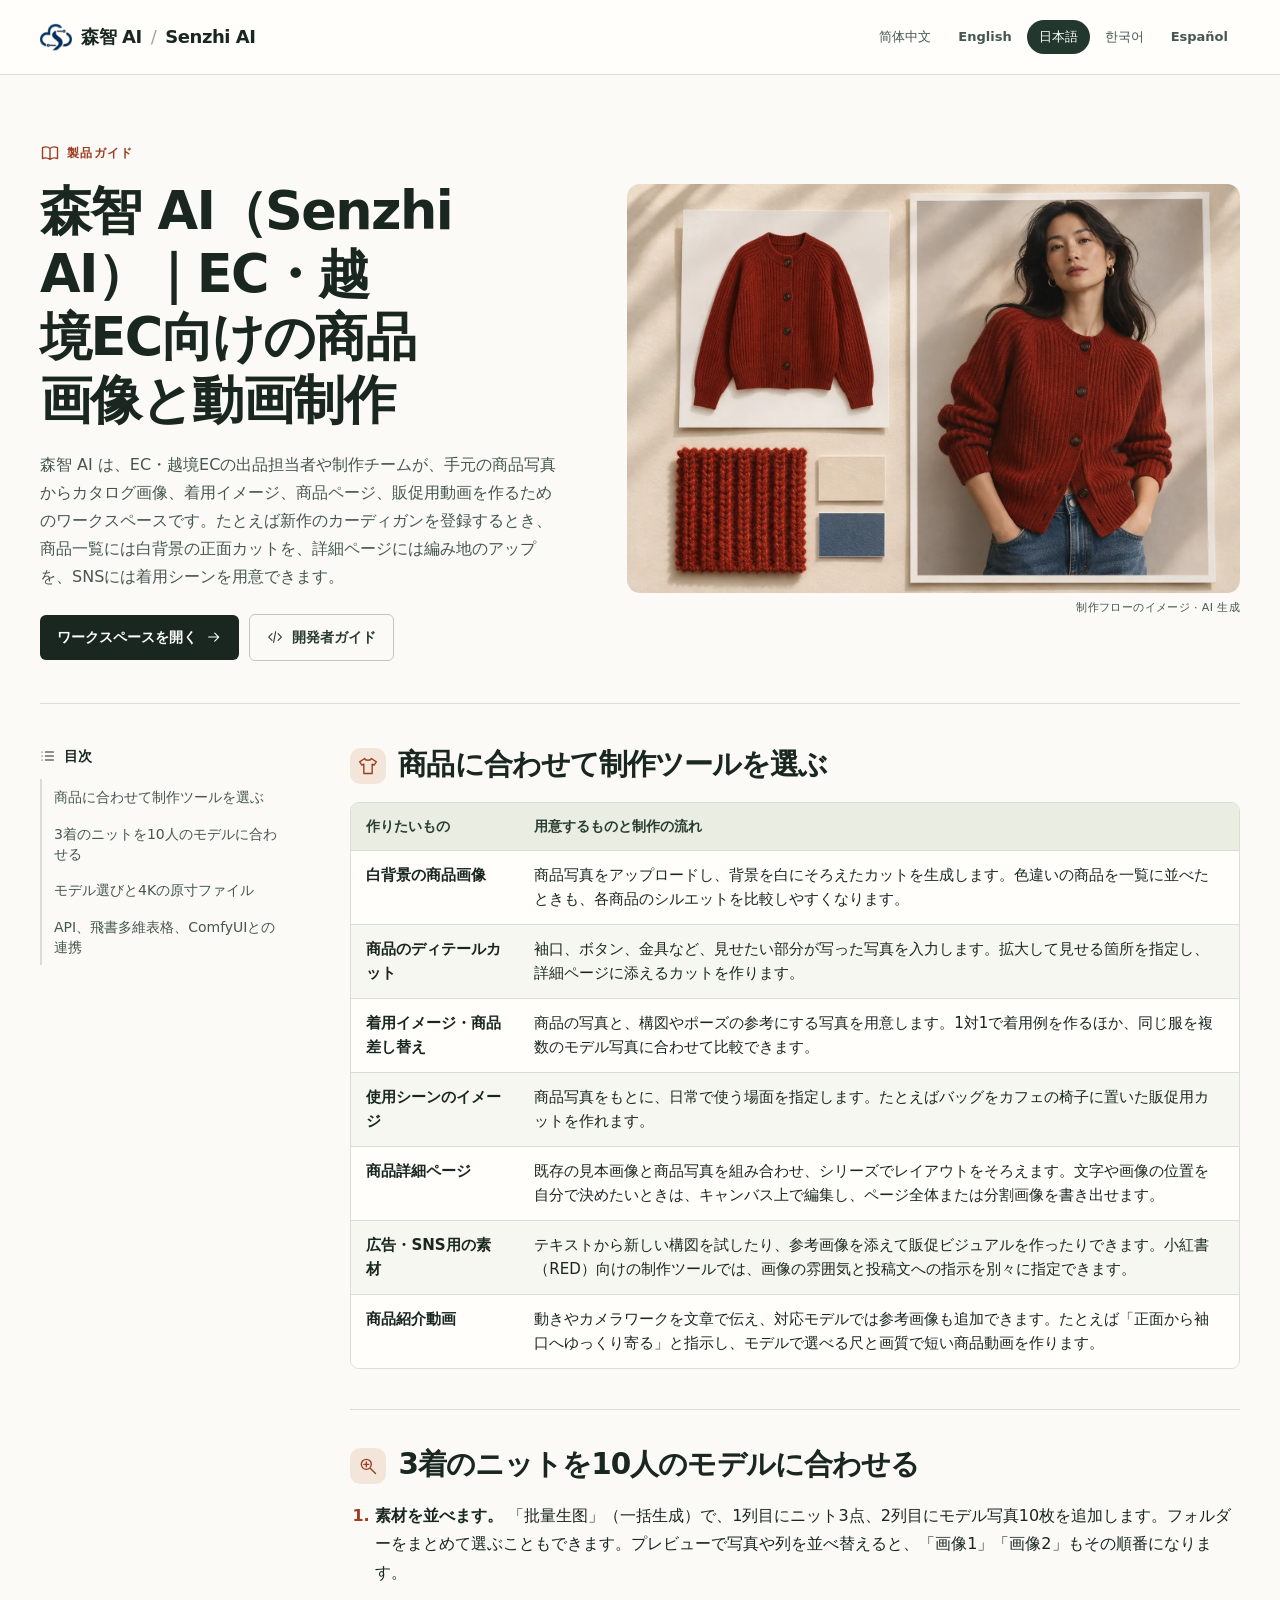
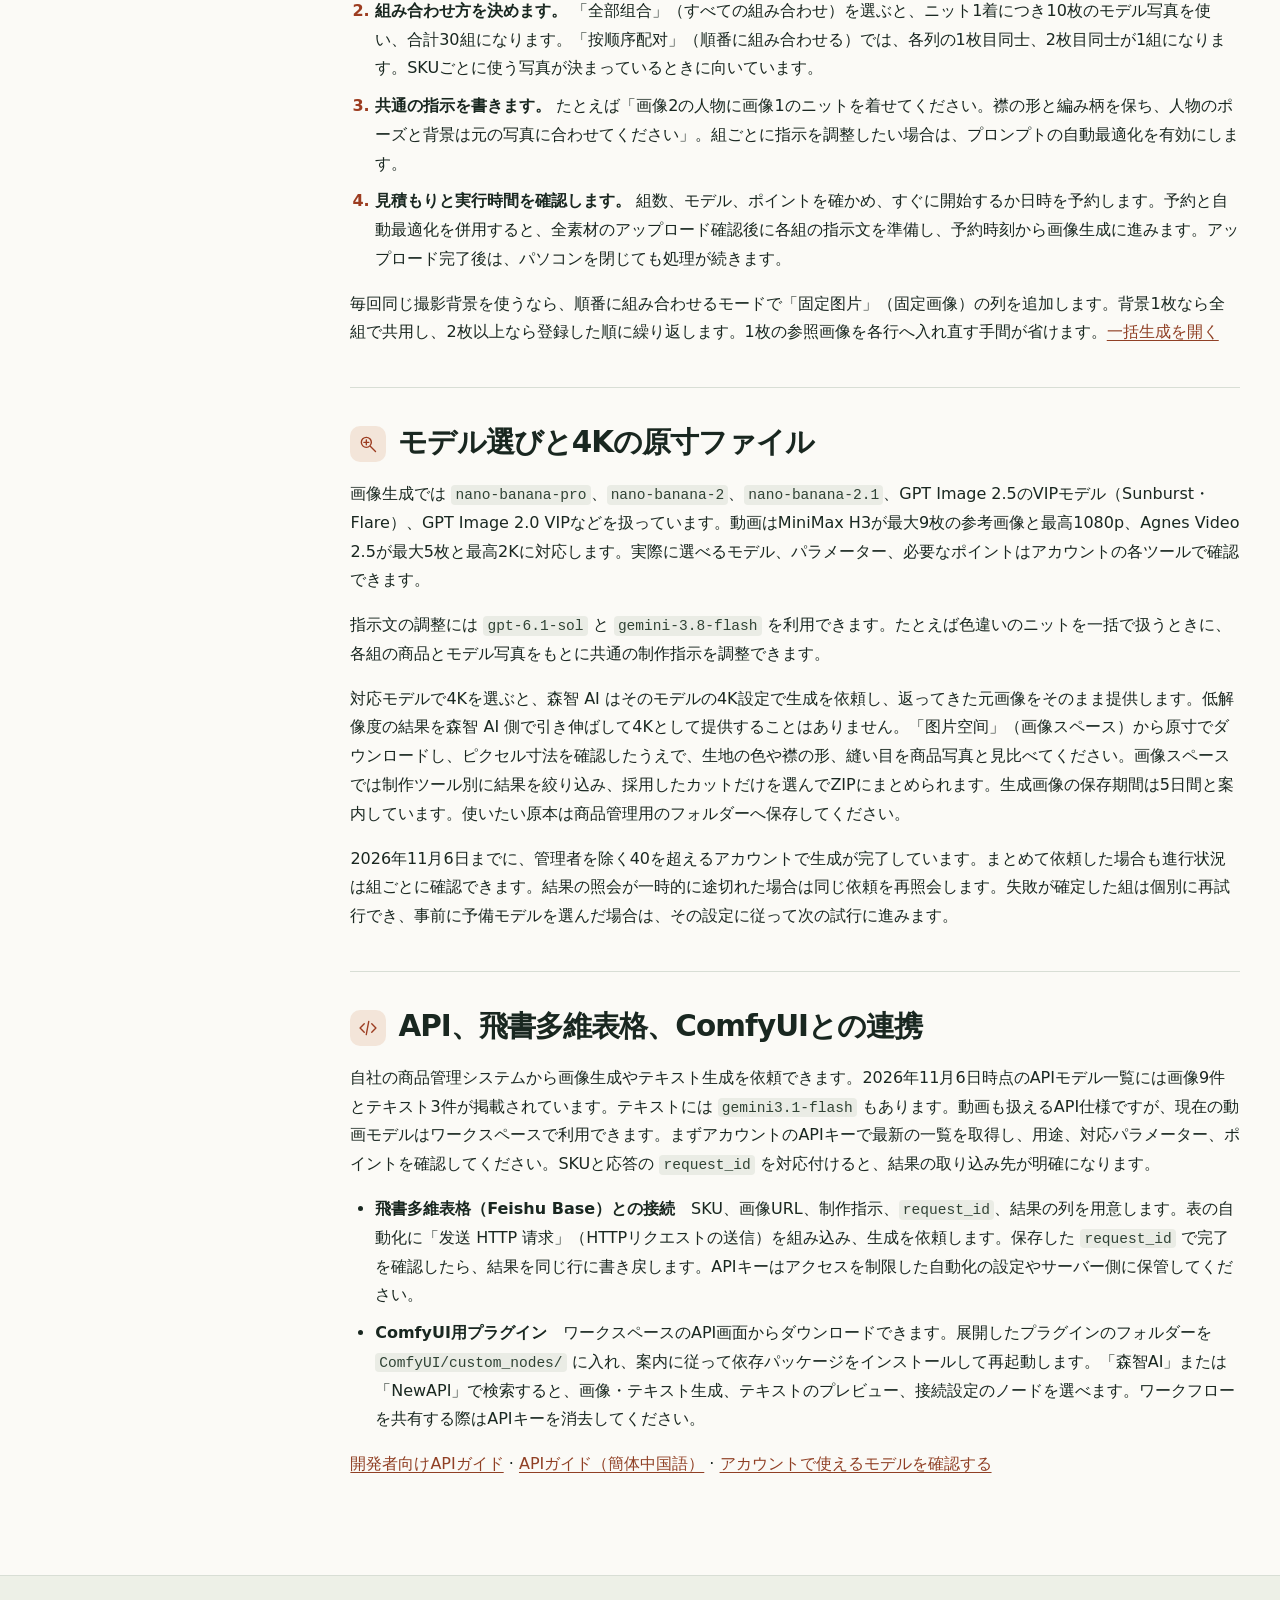
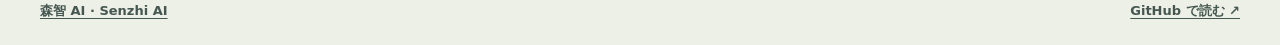
<file: docs/ja.html>
<!doctype html>
<html lang="ja"><head><meta charset="utf-8"><meta name="viewport" content="width=device-width,initial-scale=1">
<title>森智 AI（Senzhi AI）｜EC・越境EC向けの商品画像と動画制作</title><meta name="description" content="森智 AI は、EC・越境ECの出品担当者や制作チームが、手元の商品写真からカタログ画像、着用イメージ、商品ページ、販促用動画を作るためのワークスペースです。たとえば新作のカーディガンを登録するとき、商品一覧には白背景の正面カットを、詳細ページには編み地のアップを、SNSには着用シーンを用意できます。"><link rel="canonical" href="https://iwkai312.github.io/Senzhi-AI/ja.html"><link rel="alternate" hreflang="zh-Hans" href="https://iwkai312.github.io/Senzhi-AI/">
<link rel="alternate" hreflang="en" href="https://iwkai312.github.io/Senzhi-AI/en.html">
<link rel="alternate" hreflang="ja" href="https://iwkai312.github.io/Senzhi-AI/ja.html">
<link rel="alternate" hreflang="ko" href="https://iwkai312.github.io/Senzhi-AI/ko.html">
<link rel="alternate" hreflang="es" href="https://iwkai312.github.io/Senzhi-AI/es.html">
<link rel="alternate" hreflang="x-default" href="https://iwkai312.github.io/Senzhi-AI/"><meta property="og:type" content="article"><meta property="og:title" content="森智 AI（Senzhi AI）｜EC・越境EC向けの商品画像と動画制作"><meta property="og:description" content="森智 AI は、EC・越境ECの出品担当者や制作チームが、手元の商品写真からカタログ画像、着用イメージ、商品ページ、販促用動画を作るためのワークスペースです。たとえば新作のカーディガンを登録するとき、商品一覧には白背景の正面カットを、詳細ページには編み地のアップを、SNSには着用シーンを用意できます。"><meta property="og:url" content="https://iwkai312.github.io/Senzhi-AI/ja.html"><meta property="og:image" content="https://iwkai312.github.io/Senzhi-AI/assets/knit-studio.webp"><link rel="icon" href="assets/senzhi-logo.png"><link rel="stylesheet" href="assets/guide.css"><script type="application/ld+json">{"@context":"https://schema.org","@type":"Article","headline":"森智 AI（Senzhi AI）｜EC・越境EC向けの商品画像と動画制作","inLanguage":"ja","url":"https://iwkai312.github.io/Senzhi-AI/ja.html","description":"森智 AI は、EC・越境ECの出品担当者や制作チームが、手元の商品写真からカタログ画像、着用イメージ、商品ページ、販促用動画を作るためのワークスペースです。たとえば新作のカーディガンを登録するとき、商品一覧には白背景の正面カットを、詳細ページには編み地のアップを、SNSには着用シーンを用意できます。","publisher":{"@type":"Organization","name":"森智 AI · Senzhi AI","url":"https://www.senzhiai.com/"},"image":"https://iwkai312.github.io/Senzhi-AI/assets/knit-studio.webp"}</script></head>
<body><header><div class="shell mast"><a class="brand" href="https://www.senzhiai.com/"><img src="assets/senzhi-logo.png" width="32" height="32" alt="">森智 AI <span>/</span> Senzhi AI</a><nav class="languages" aria-label="言語を選択"><a lang="zh-Hans" hreflang="zh-Hans" href="index.html">简体中文</a><a lang="en" hreflang="en" href="en.html">English</a><a lang="ja" hreflang="ja" href="ja.html" aria-current="page">日本語</a><a lang="ko" hreflang="ko" href="ko.html">한국어</a><a lang="es" hreflang="es" href="es.html">Español</a></nav></div></header>
<main><div class="shell"><div class="hero"><div class="hero-copy"><div class="kind"><svg class="ico" viewBox="0 0 24 24" fill="none" stroke="currentColor" stroke-width="1.65" stroke-linecap="round" stroke-linejoin="round" aria-hidden="true"><path d="M3 5.5c3.3-1.4 6.5-1.1 9 1.1 2.5-2.2 5.7-2.5 9-1.1v13.1c-3.2-1.3-6.3-.9-9 1.1-2.7-2-5.8-2.4-9-1.1zM12 6.6v13"/></svg>製品ガイド</div><h1><span class="term">森智 AI</span>（Senzhi AI）｜EC・越境EC向けの商品画像と動画制作</h1><p>森智 AI は、EC・越境ECの出品担当者や制作チームが、手元の商品写真からカタログ画像、着用イメージ、商品ページ、販促用動画を作るためのワークスペースです。たとえば新作のカーディガンを登録するとき、商品一覧には白背景の正面カットを、詳細ページには編み地のアップを、SNSには着用シーンを用意できます。</p><div class="actions"><a class="primary" href="https://www.senzhiai.com/workspace.php">ワークスペースを開く <svg class="ico" viewBox="0 0 24 24" fill="none" stroke="currentColor" stroke-width="1.65" stroke-linecap="round" stroke-linejoin="round" aria-hidden="true"><path d="M4 12h15m-6-6 6 6-6 6"/></svg></a><a class="secondary" href="api-ja.html"><svg class="ico" viewBox="0 0 24 24" fill="none" stroke="currentColor" stroke-width="1.65" stroke-linecap="round" stroke-linejoin="round" aria-hidden="true"><path d="m7.5 7-5 5 5 5m9-10 5 5-5 5m-3.6-13-3 16"/></svg>開発者ガイド</a></div></div><figure><img src="assets/knit-studio.webp" alt="AIで制作した商品写真、モデルの着用イメージ、ニットの編み地の拡大カット" width="1536" height="1024" fetchpriority="high"><figcaption>制作フローのイメージ · AI 生成</figcaption></figure></div>
<div class="layout"><aside><div class="toc"><strong><svg class="ico" viewBox="0 0 24 24" fill="none" stroke="currentColor" stroke-width="1.65" stroke-linecap="round" stroke-linejoin="round" aria-hidden="true"><path d="M8 6h12M8 12h12M8 18h12M3 6h.1M3 12h.1M3 18h.1"/></svg>目次</strong><a href="#section-1">商品に合わせて制作ツールを選ぶ</a><a href="#section-2">3着のニットを10人のモデルに合わせる</a><a href="#section-3">モデル選びと4Kの原寸ファイル</a><a href="#section-4">API、飛書多維表格、ComfyUIとの連携</a></div><details><summary>目次</summary><a href="#section-1">商品に合わせて制作ツールを選ぶ</a><a href="#section-2">3着のニットを10人のモデルに合わせる</a><a href="#section-3">モデル選びと4Kの原寸ファイル</a><a href="#section-4">API、飛書多維表格、ComfyUIとの連携</a></details></aside><article><section class="chapter" id="section-1"><h2><span class="chapter-icon"><svg class="ico" viewBox="0 0 24 24" fill="none" stroke="currentColor" stroke-width="1.65" stroke-linecap="round" stroke-linejoin="round" aria-hidden="true"><path d="m8 3-6 4 2.7 4L7 9.7V21h10V9.7l2.3 1.3L22 7l-6-4c-.8 2.8-7.2 2.8-8 0z"/></svg></span>商品に合わせて制作ツールを選ぶ</h2><div class="table-scroll" tabindex="0"><table>
<thead>
<tr>
<th>作りたいもの</th>
<th>用意するものと制作の流れ</th>
</tr>
</thead>
<tbody><tr>
<td>白背景の商品画像</td>
<td>商品写真をアップロードし、背景を白にそろえたカットを生成します。色違いの商品を一覧に並べたときも、各商品のシルエットを比較しやすくなります。</td>
</tr>
<tr>
<td>商品のディテールカット</td>
<td>袖口、ボタン、金具など、見せたい部分が写った写真を入力します。拡大して見せる箇所を指定し、詳細ページに添えるカットを作ります。</td>
</tr>
<tr>
<td>着用イメージ・商品差し替え</td>
<td>商品の写真と、構図やポーズの参考にする写真を用意します。1対1で着用例を作るほか、同じ服を複数のモデル写真に合わせて比較できます。</td>
</tr>
<tr>
<td>使用シーンのイメージ</td>
<td>商品写真をもとに、日常で使う場面を指定します。たとえばバッグをカフェの椅子に置いた販促用カットを作れます。</td>
</tr>
<tr>
<td>商品詳細ページ</td>
<td>既存の見本画像と商品写真を組み合わせ、シリーズでレイアウトをそろえます。文字や画像の位置を自分で決めたいときは、キャンバス上で編集し、ページ全体または分割画像を書き出せます。</td>
</tr>
<tr>
<td>広告・SNS用の素材</td>
<td>テキストから新しい構図を試したり、参考画像を添えて販促ビジュアルを作ったりできます。小紅書（RED）向けの制作ツールでは、画像の雰囲気と投稿文への指示を別々に指定できます。</td>
</tr>
<tr>
<td>商品紹介動画</td>
<td>動きやカメラワークを文章で伝え、対応モデルでは参考画像も追加できます。たとえば「正面から袖口へゆっくり寄る」と指示し、モデルで選べる尺と画質で短い商品動画を作ります。</td>
</tr>
</tbody></table></div>
</section>
<section class="chapter" id="section-2"><h2><span class="chapter-icon"><svg class="ico" viewBox="0 0 24 24" fill="none" stroke="currentColor" stroke-width="1.65" stroke-linecap="round" stroke-linejoin="round" aria-hidden="true"><circle cx="10" cy="10" r="6"/><path d="m15 15 6 6M7 10h6m-3-3v6"/></svg></span>3着のニットを10人のモデルに合わせる</h2><ol>
<li><strong>素材を並べます。</strong> 「批量生图」（一括生成）で、1列目にニット3点、2列目にモデル写真10枚を追加します。フォルダーをまとめて選ぶこともできます。プレビューで写真や列を並べ替えると、「画像1」「画像2」もその順番になります。</li>
<li><strong>組み合わせ方を決めます。</strong> 「全部组合」（すべての組み合わせ）を選ぶと、ニット1着につき10枚のモデル写真を使い、合計30組になります。「按顺序配对」（順番に組み合わせる）では、各列の1枚目同士、2枚目同士が1組になります。SKUごとに使う写真が決まっているときに向いています。</li>
<li><strong>共通の指示を書きます。</strong> たとえば「画像2の人物に画像1のニットを着せてください。襟の形と編み柄を保ち、人物のポーズと背景は元の写真に合わせてください」。組ごとに指示を調整したい場合は、プロンプトの自動最適化を有効にします。</li>
<li><strong>見積もりと実行時間を確認します。</strong> 組数、モデル、ポイントを確かめ、すぐに開始するか日時を予約します。予約と自動最適化を併用すると、全素材のアップロード確認後に各組の指示文を準備し、予約時刻から画像生成に進みます。アップロード完了後は、パソコンを閉じても処理が続きます。</li>
</ol>
<p>毎回同じ撮影背景を使うなら、順番に組み合わせるモードで「固定图片」（固定画像）の列を追加します。背景1枚なら全組で共用し、2枚以上なら登録した順に繰り返します。1枚の参照画像を各行へ入れ直す手間が省けます。<a href="https://www.senzhiai.com/workspace.php?tool=folder_batch">一括生成を開く</a></p>
</section>
<section class="chapter" id="section-3"><h2><span class="chapter-icon"><svg class="ico" viewBox="0 0 24 24" fill="none" stroke="currentColor" stroke-width="1.65" stroke-linecap="round" stroke-linejoin="round" aria-hidden="true"><circle cx="10" cy="10" r="6"/><path d="m15 15 6 6M7 10h6m-3-3v6"/></svg></span>モデル選びと4Kの原寸ファイル</h2><p>画像生成では <code>nano-banana-pro</code>、<code>nano-banana-2</code>、<code>nano-banana-2.1</code>、GPT Image 2.5のVIPモデル（Sunburst・Flare）、GPT Image 2.0 VIPなどを扱っています。動画はMiniMax H3が最大9枚の参考画像と最高1080p、Agnes Video 2.5が最大5枚と最高2Kに対応します。実際に選べるモデル、パラメーター、必要なポイントはアカウントの各ツールで確認できます。</p>
<p>指示文の調整には <code>gpt-6.1-sol</code> と <code>gemini-3.8-flash</code> を利用できます。たとえば色違いのニットを一括で扱うときに、各組の商品とモデル写真をもとに共通の制作指示を調整できます。</p>
<p>対応モデルで4Kを選ぶと、森智 AI はそのモデルの4K設定で生成を依頼し、返ってきた元画像をそのまま提供します。低解像度の結果を森智 AI 側で引き伸ばして4Kとして提供することはありません。「图片空间」（画像スペース）から原寸でダウンロードし、ピクセル寸法を確認したうえで、生地の色や襟の形、縫い目を商品写真と見比べてください。画像スペースでは制作ツール別に結果を絞り込み、採用したカットだけを選んでZIPにまとめられます。生成画像の保存期間は5日間と案内しています。使いたい原本は商品管理用のフォルダーへ保存してください。</p>
<p>2026年11月6日までに、管理者を除く40を超えるアカウントで生成が完了しています。まとめて依頼した場合も進行状況は組ごとに確認できます。結果の照会が一時的に途切れた場合は同じ依頼を再照会します。失敗が確定した組は個別に再試行でき、事前に予備モデルを選んだ場合は、その設定に従って次の試行に進みます。</p>
</section>
<section class="chapter" id="section-4"><h2><span class="chapter-icon"><svg class="ico" viewBox="0 0 24 24" fill="none" stroke="currentColor" stroke-width="1.65" stroke-linecap="round" stroke-linejoin="round" aria-hidden="true"><path d="m7.5 7-5 5 5 5m9-10 5 5-5 5m-3.6-13-3 16"/></svg></span>API、飛書多維表格、ComfyUIとの連携</h2><p>自社の商品管理システムから画像生成やテキスト生成を依頼できます。2026年11月6日時点のAPIモデル一覧には画像9件とテキスト3件が掲載されています。テキストには <code>gemini3.1-flash</code> もあります。動画も扱えるAPI仕様ですが、現在の動画モデルはワークスペースで利用できます。まずアカウントのAPIキーで最新の一覧を取得し、用途、対応パラメーター、ポイントを確認してください。SKUと応答の <code>request_id</code> を対応付けると、結果の取り込み先が明確になります。</p>
<ul>
<li><strong>飛書多維表格（Feishu Base）との接続</strong>　SKU、画像URL、制作指示、<code>request_id</code>、結果の列を用意します。表の自動化に「发送 HTTP 请求」（HTTPリクエストの送信）を組み込み、生成を依頼します。保存した <code>request_id</code> で完了を確認したら、結果を同じ行に書き戻します。APIキーはアクセスを制限した自動化の設定やサーバー側に保管してください。</li>
<li><strong>ComfyUI用プラグイン</strong>　ワークスペースのAPI画面からダウンロードできます。展開したプラグインのフォルダーを <code>ComfyUI/custom_nodes/</code> に入れ、案内に従って依存パッケージをインストールして再起動します。「森智AI」または「NewAPI」で検索すると、画像・テキスト生成、テキストのプレビュー、接続設定のノードを選べます。ワークフローを共有する際はAPIキーを消去してください。</li>
</ul>
<p><a href="api-ja.html">開発者向けAPIガイド</a> · <a href="api-zh.html">APIガイド（簡体中国語）</a> · <a href="https://www.senzhiai.com/workspace.php?tool=open_api">アカウントで使えるモデルを確認する</a></p>
</section></article></div></div></main>
<footer><div class="shell"><a href="https://www.senzhiai.com/">森智 AI · Senzhi AI</a><a href="https://github.com/iwkai312/Senzhi-AI/blob/main/docs/ja.md">GitHub で読む ↗</a></div></footer></body></html>
</file>
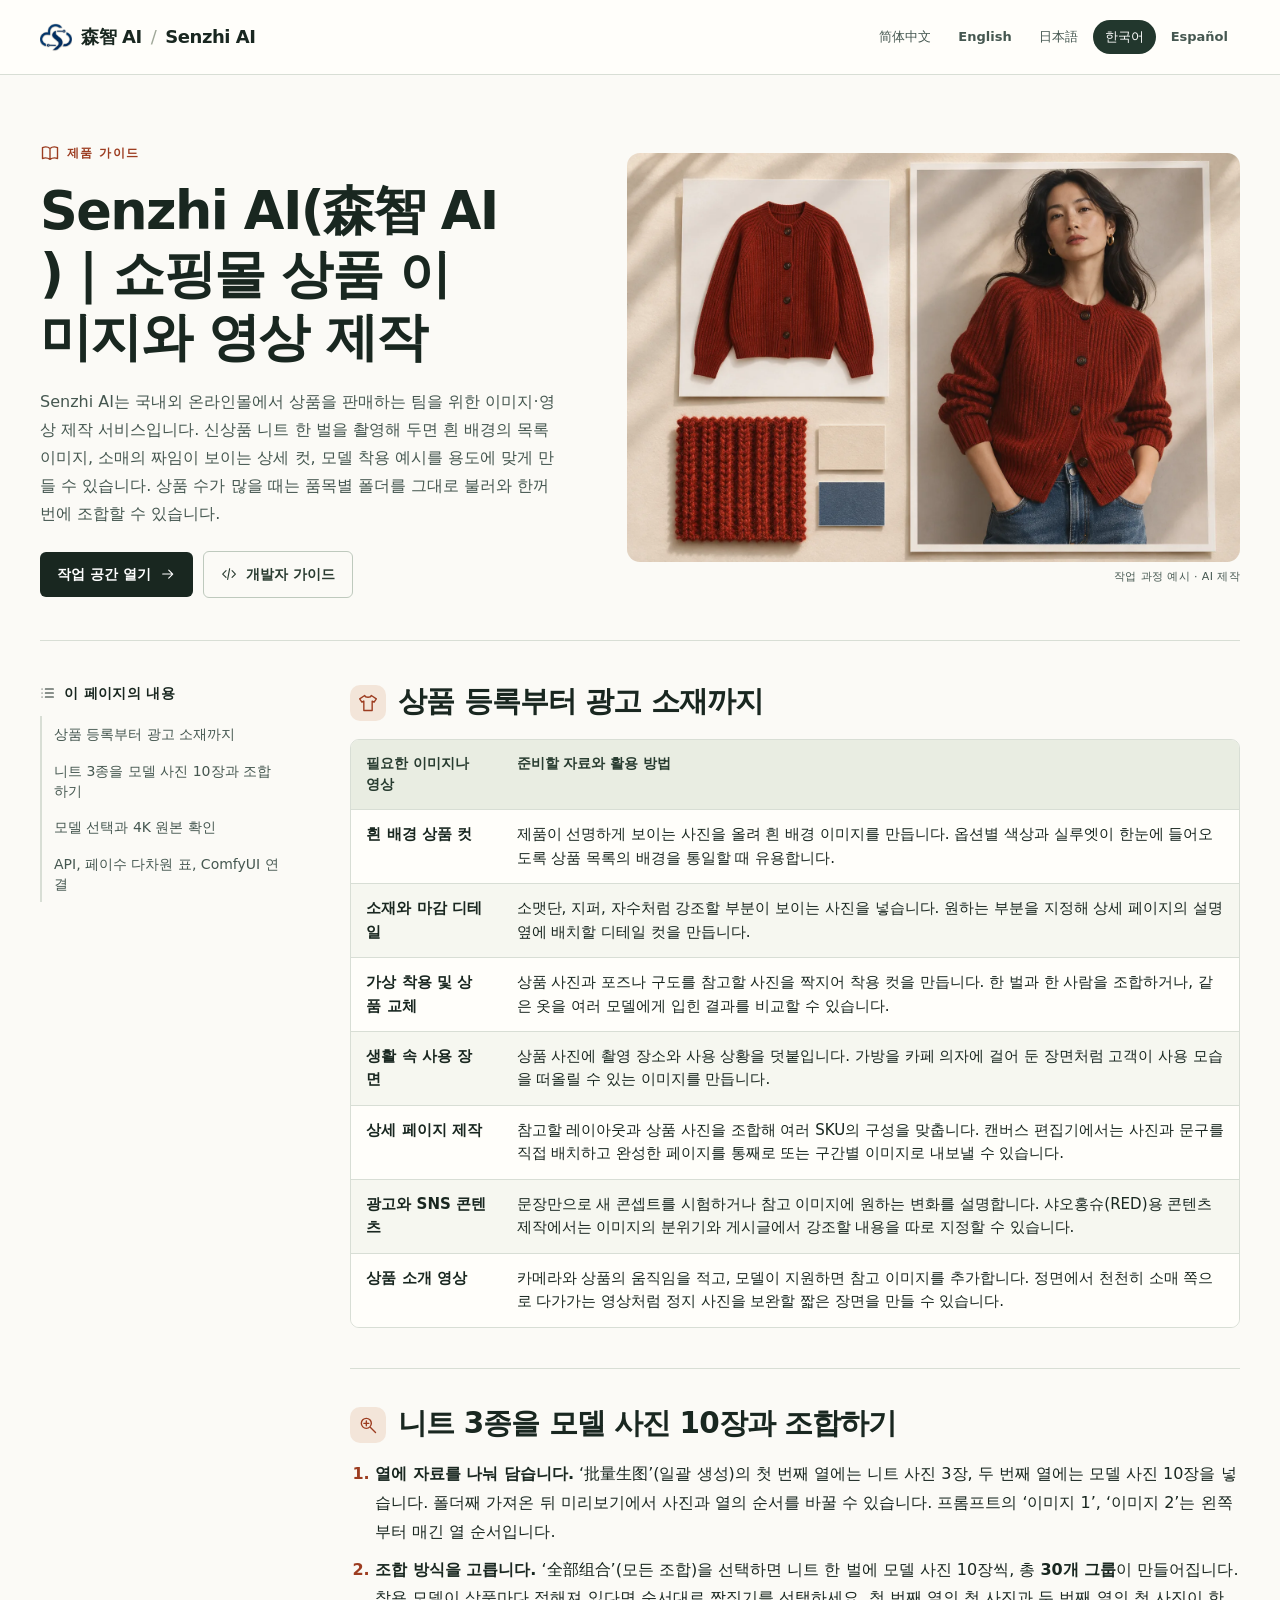
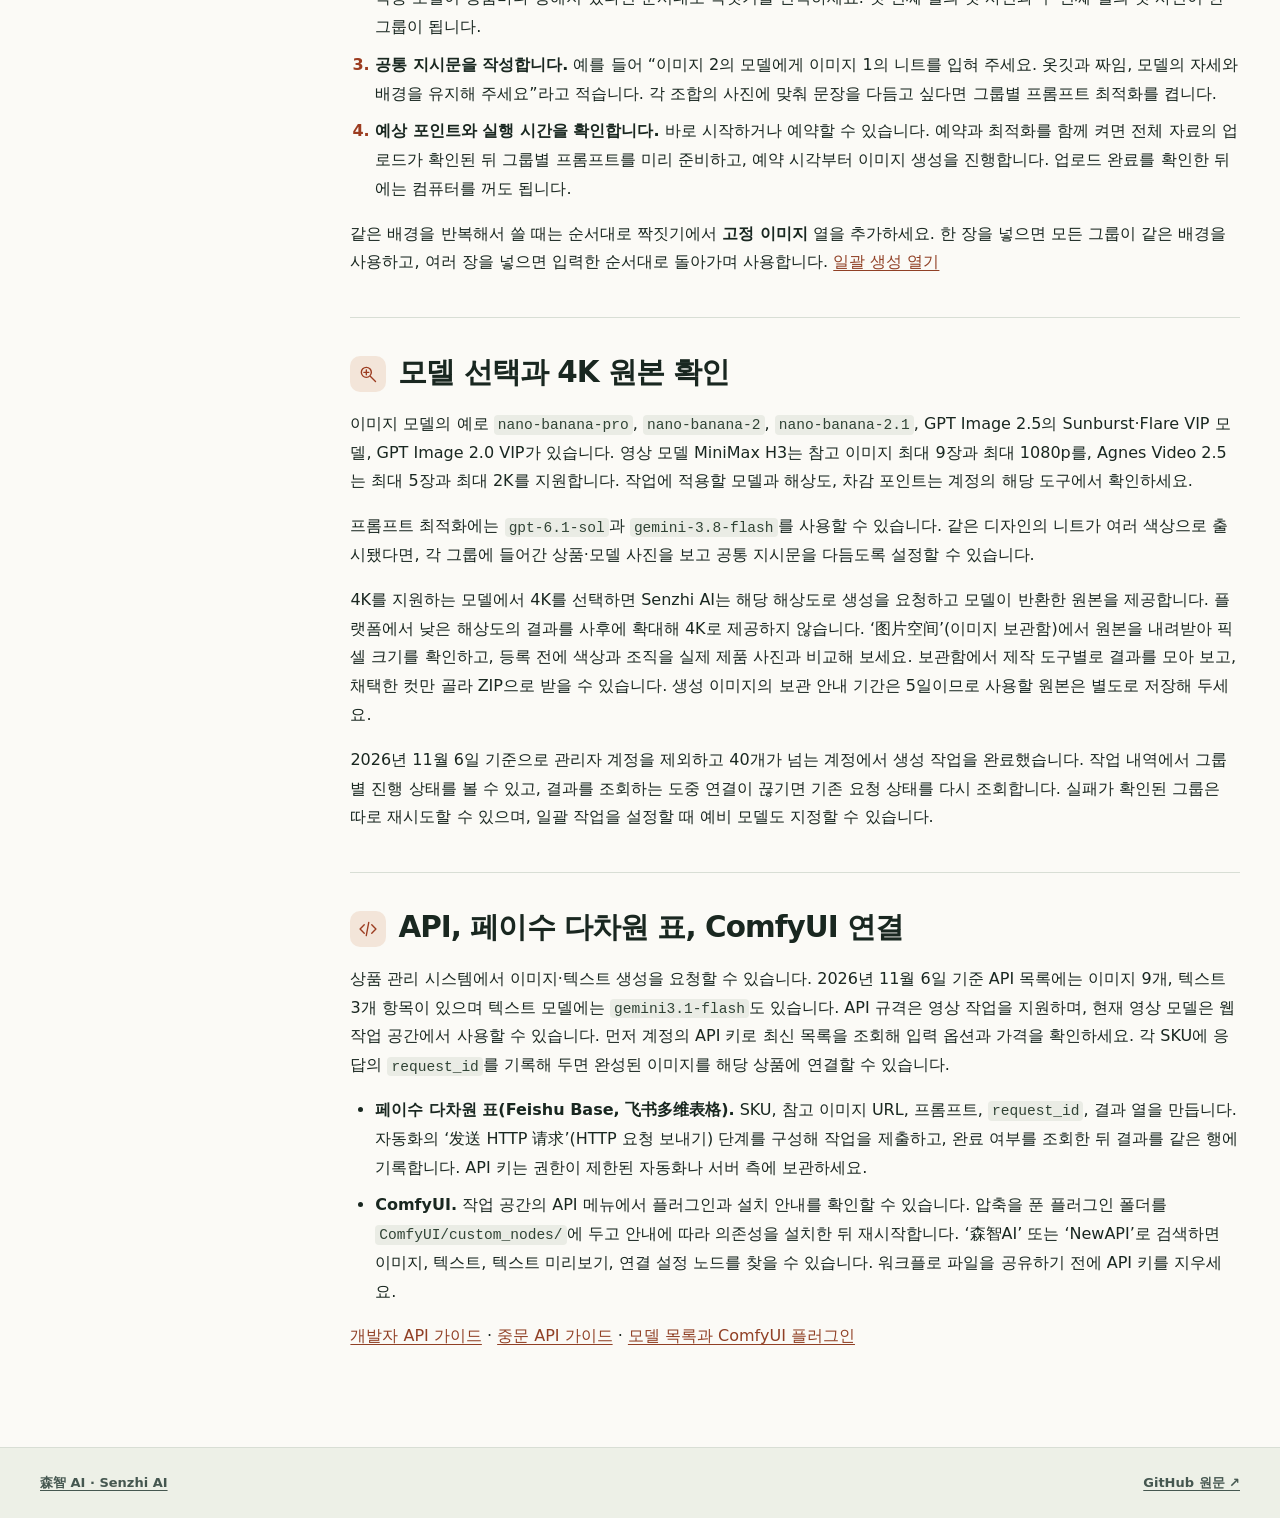
<file: docs/ko.html>
<!doctype html>
<html lang="ko"><head><meta charset="utf-8"><meta name="viewport" content="width=device-width,initial-scale=1">
<title>Senzhi AI(森智 AI) | 쇼핑몰 상품 이미지와 영상 제작</title><meta name="description" content="Senzhi AI는 국내외 온라인몰에서 상품을 판매하는 팀을 위한 이미지·영상 제작 서비스입니다. 신상품 니트 한 벌을 촬영해 두면 흰 배경의 목록 이미지, 소매의 짜임이 보이는 상세 컷, 모델 착용 예시를 용도에 맞게 만들 수 있습니다. 상품 수가 많을 때는 품목별 폴더를 그대로 불러와 한꺼번에 조합할 수 있습니다."><link rel="canonical" href="https://iwkai312.github.io/Senzhi-AI/ko.html"><link rel="alternate" hreflang="zh-Hans" href="https://iwkai312.github.io/Senzhi-AI/">
<link rel="alternate" hreflang="en" href="https://iwkai312.github.io/Senzhi-AI/en.html">
<link rel="alternate" hreflang="ja" href="https://iwkai312.github.io/Senzhi-AI/ja.html">
<link rel="alternate" hreflang="ko" href="https://iwkai312.github.io/Senzhi-AI/ko.html">
<link rel="alternate" hreflang="es" href="https://iwkai312.github.io/Senzhi-AI/es.html">
<link rel="alternate" hreflang="x-default" href="https://iwkai312.github.io/Senzhi-AI/"><meta property="og:type" content="article"><meta property="og:title" content="Senzhi AI(森智 AI) | 쇼핑몰 상품 이미지와 영상 제작"><meta property="og:description" content="Senzhi AI는 국내외 온라인몰에서 상품을 판매하는 팀을 위한 이미지·영상 제작 서비스입니다. 신상품 니트 한 벌을 촬영해 두면 흰 배경의 목록 이미지, 소매의 짜임이 보이는 상세 컷, 모델 착용 예시를 용도에 맞게 만들 수 있습니다. 상품 수가 많을 때는 품목별 폴더를 그대로 불러와 한꺼번에 조합할 수 있습니다."><meta property="og:url" content="https://iwkai312.github.io/Senzhi-AI/ko.html"><meta property="og:image" content="https://iwkai312.github.io/Senzhi-AI/assets/knit-studio.webp"><link rel="icon" href="assets/senzhi-logo.png"><link rel="stylesheet" href="assets/guide.css"><script type="application/ld+json">{"@context":"https://schema.org","@type":"Article","headline":"Senzhi AI(森智 AI) | 쇼핑몰 상품 이미지와 영상 제작","inLanguage":"ko","url":"https://iwkai312.github.io/Senzhi-AI/ko.html","description":"Senzhi AI는 국내외 온라인몰에서 상품을 판매하는 팀을 위한 이미지·영상 제작 서비스입니다. 신상품 니트 한 벌을 촬영해 두면 흰 배경의 목록 이미지, 소매의 짜임이 보이는 상세 컷, 모델 착용 예시를 용도에 맞게 만들 수 있습니다. 상품 수가 많을 때는 품목별 폴더를 그대로 불러와 한꺼번에 조합할 수 있습니다.","publisher":{"@type":"Organization","name":"森智 AI · Senzhi AI","url":"https://www.senzhiai.com/"},"image":"https://iwkai312.github.io/Senzhi-AI/assets/knit-studio.webp"}</script></head>
<body><header><div class="shell mast"><a class="brand" href="https://www.senzhiai.com/"><img src="assets/senzhi-logo.png" width="32" height="32" alt="">森智 AI <span>/</span> Senzhi AI</a><nav class="languages" aria-label="언어 선택"><a lang="zh-Hans" hreflang="zh-Hans" href="index.html">简体中文</a><a lang="en" hreflang="en" href="en.html">English</a><a lang="ja" hreflang="ja" href="ja.html">日本語</a><a lang="ko" hreflang="ko" href="ko.html" aria-current="page">한국어</a><a lang="es" hreflang="es" href="es.html">Español</a></nav></div></header>
<main><div class="shell"><div class="hero"><div class="hero-copy"><div class="kind"><svg class="ico" viewBox="0 0 24 24" fill="none" stroke="currentColor" stroke-width="1.65" stroke-linecap="round" stroke-linejoin="round" aria-hidden="true"><path d="M3 5.5c3.3-1.4 6.5-1.1 9 1.1 2.5-2.2 5.7-2.5 9-1.1v13.1c-3.2-1.3-6.3-.9-9 1.1-2.7-2-5.8-2.4-9-1.1zM12 6.6v13"/></svg>제품 가이드</div><h1>Senzhi AI(<span class="term">森智 AI</span>) | 쇼핑몰 상품 이미지와 영상 제작</h1><p>Senzhi AI는 국내외 온라인몰에서 상품을 판매하는 팀을 위한 이미지·영상 제작 서비스입니다. 신상품 니트 한 벌을 촬영해 두면 흰 배경의 목록 이미지, 소매의 짜임이 보이는 상세 컷, 모델 착용 예시를 용도에 맞게 만들 수 있습니다. 상품 수가 많을 때는 품목별 폴더를 그대로 불러와 한꺼번에 조합할 수 있습니다.</p><div class="actions"><a class="primary" href="https://www.senzhiai.com/workspace.php">작업 공간 열기 <svg class="ico" viewBox="0 0 24 24" fill="none" stroke="currentColor" stroke-width="1.65" stroke-linecap="round" stroke-linejoin="round" aria-hidden="true"><path d="M4 12h15m-6-6 6 6-6 6"/></svg></a><a class="secondary" href="api-ko.html"><svg class="ico" viewBox="0 0 24 24" fill="none" stroke="currentColor" stroke-width="1.65" stroke-linecap="round" stroke-linejoin="round" aria-hidden="true"><path d="m7.5 7-5 5 5 5m9-10 5 5-5 5m-3.6-13-3 16"/></svg>개발자 가이드</a></div></div><figure><img src="assets/knit-studio.webp" alt="AI로 제작한 상품 사진, 모델 착용 컷, 니트 조직 확대 컷의 작업 예시" width="1536" height="1024" fetchpriority="high"><figcaption>작업 과정 예시 · AI 제작</figcaption></figure></div>
<div class="layout"><aside><div class="toc"><strong><svg class="ico" viewBox="0 0 24 24" fill="none" stroke="currentColor" stroke-width="1.65" stroke-linecap="round" stroke-linejoin="round" aria-hidden="true"><path d="M8 6h12M8 12h12M8 18h12M3 6h.1M3 12h.1M3 18h.1"/></svg>이 페이지의 내용</strong><a href="#section-1">상품 등록부터 광고 소재까지</a><a href="#section-2">니트 3종을 모델 사진 10장과 조합하기</a><a href="#section-3">모델 선택과 4K 원본 확인</a><a href="#section-4">API, 페이수 다차원 표, ComfyUI 연결</a></div><details><summary>이 페이지의 내용</summary><a href="#section-1">상품 등록부터 광고 소재까지</a><a href="#section-2">니트 3종을 모델 사진 10장과 조합하기</a><a href="#section-3">모델 선택과 4K 원본 확인</a><a href="#section-4">API, 페이수 다차원 표, ComfyUI 연결</a></details></aside><article><section class="chapter" id="section-1"><h2><span class="chapter-icon"><svg class="ico" viewBox="0 0 24 24" fill="none" stroke="currentColor" stroke-width="1.65" stroke-linecap="round" stroke-linejoin="round" aria-hidden="true"><path d="m8 3-6 4 2.7 4L7 9.7V21h10V9.7l2.3 1.3L22 7l-6-4c-.8 2.8-7.2 2.8-8 0z"/></svg></span>상품 등록부터 광고 소재까지</h2><div class="table-scroll" tabindex="0"><table>
<thead>
<tr>
<th>필요한 이미지나 영상</th>
<th>준비할 자료와 활용 방법</th>
</tr>
</thead>
<tbody><tr>
<td>흰 배경 상품 컷</td>
<td>제품이 선명하게 보이는 사진을 올려 흰 배경 이미지를 만듭니다. 옵션별 색상과 실루엣이 한눈에 들어오도록 상품 목록의 배경을 통일할 때 유용합니다.</td>
</tr>
<tr>
<td>소재와 마감 디테일</td>
<td>소맷단, 지퍼, 자수처럼 강조할 부분이 보이는 사진을 넣습니다. 원하는 부분을 지정해 상세 페이지의 설명 옆에 배치할 디테일 컷을 만듭니다.</td>
</tr>
<tr>
<td>가상 착용 및 상품 교체</td>
<td>상품 사진과 포즈나 구도를 참고할 사진을 짝지어 착용 컷을 만듭니다. 한 벌과 한 사람을 조합하거나, 같은 옷을 여러 모델에게 입힌 결과를 비교할 수 있습니다.</td>
</tr>
<tr>
<td>생활 속 사용 장면</td>
<td>상품 사진에 촬영 장소와 사용 상황을 덧붙입니다. 가방을 카페 의자에 걸어 둔 장면처럼 고객이 사용 모습을 떠올릴 수 있는 이미지를 만듭니다.</td>
</tr>
<tr>
<td>상세 페이지 제작</td>
<td>참고할 레이아웃과 상품 사진을 조합해 여러 SKU의 구성을 맞춥니다. 캔버스 편집기에서는 사진과 문구를 직접 배치하고 완성한 페이지를 통째로 또는 구간별 이미지로 내보낼 수 있습니다.</td>
</tr>
<tr>
<td>광고와 SNS 콘텐츠</td>
<td>문장만으로 새 콘셉트를 시험하거나 참고 이미지에 원하는 변화를 설명합니다. 샤오홍슈(RED)용 콘텐츠 제작에서는 이미지의 분위기와 게시글에서 강조할 내용을 따로 지정할 수 있습니다.</td>
</tr>
<tr>
<td>상품 소개 영상</td>
<td>카메라와 상품의 움직임을 적고, 모델이 지원하면 참고 이미지를 추가합니다. 정면에서 천천히 소매 쪽으로 다가가는 영상처럼 정지 사진을 보완할 짧은 장면을 만들 수 있습니다.</td>
</tr>
</tbody></table></div>
</section>
<section class="chapter" id="section-2"><h2><span class="chapter-icon"><svg class="ico" viewBox="0 0 24 24" fill="none" stroke="currentColor" stroke-width="1.65" stroke-linecap="round" stroke-linejoin="round" aria-hidden="true"><circle cx="10" cy="10" r="6"/><path d="m15 15 6 6M7 10h6m-3-3v6"/></svg></span>니트 3종을 모델 사진 10장과 조합하기</h2><ol>
<li><strong>열에 자료를 나눠 담습니다.</strong> ‘批量生图’(일괄 생성)의 첫 번째 열에는 니트 사진 3장, 두 번째 열에는 모델 사진 10장을 넣습니다. 폴더째 가져온 뒤 미리보기에서 사진과 열의 순서를 바꿀 수 있습니다. 프롬프트의 ‘이미지 1’, ‘이미지 2’는 왼쪽부터 매긴 열 순서입니다.</li>
<li><strong>조합 방식을 고릅니다.</strong> ‘全部组合’(모든 조합)을 선택하면 니트 한 벌에 모델 사진 10장씩, 총 <strong>30개 그룹</strong>이 만들어집니다. 착용 모델이 상품마다 정해져 있다면 순서대로 짝짓기를 선택하세요. 첫 번째 열의 첫 사진과 두 번째 열의 첫 사진이 한 그룹이 됩니다.</li>
<li><strong>공통 지시문을 작성합니다.</strong> 예를 들어 “이미지 2의 모델에게 이미지 1의 니트를 입혀 주세요. 옷깃과 짜임, 모델의 자세와 배경을 유지해 주세요”라고 적습니다. 각 조합의 사진에 맞춰 문장을 다듬고 싶다면 그룹별 프롬프트 최적화를 켭니다.</li>
<li><strong>예상 포인트와 실행 시간을 확인합니다.</strong> 바로 시작하거나 예약할 수 있습니다. 예약과 최적화를 함께 켜면 전체 자료의 업로드가 확인된 뒤 그룹별 프롬프트를 미리 준비하고, 예약 시각부터 이미지 생성을 진행합니다. 업로드 완료를 확인한 뒤에는 컴퓨터를 꺼도 됩니다.</li>
</ol>
<p>같은 배경을 반복해서 쓸 때는 순서대로 짝짓기에서 <strong>고정 이미지</strong> 열을 추가하세요. 한 장을 넣으면 모든 그룹이 같은 배경을 사용하고, 여러 장을 넣으면 입력한 순서대로 돌아가며 사용합니다. <a href="https://www.senzhiai.com/workspace.php?tool=folder_batch">일괄 생성 열기</a></p>
</section>
<section class="chapter" id="section-3"><h2><span class="chapter-icon"><svg class="ico" viewBox="0 0 24 24" fill="none" stroke="currentColor" stroke-width="1.65" stroke-linecap="round" stroke-linejoin="round" aria-hidden="true"><circle cx="10" cy="10" r="6"/><path d="m15 15 6 6M7 10h6m-3-3v6"/></svg></span>모델 선택과 4K 원본 확인</h2><p>이미지 모델의 예로 <code>nano-banana-pro</code>, <code>nano-banana-2</code>, <code>nano-banana-2.1</code>, GPT Image 2.5의 Sunburst·Flare VIP 모델, GPT Image 2.0 VIP가 있습니다. 영상 모델 MiniMax H3는 참고 이미지 최대 9장과 최대 1080p를, Agnes Video 2.5는 최대 5장과 최대 2K를 지원합니다. 작업에 적용할 모델과 해상도, 차감 포인트는 계정의 해당 도구에서 확인하세요.</p>
<p>프롬프트 최적화에는 <code>gpt-6.1-sol</code>과 <code>gemini-3.8-flash</code>를 사용할 수 있습니다. 같은 디자인의 니트가 여러 색상으로 출시됐다면, 각 그룹에 들어간 상품·모델 사진을 보고 공통 지시문을 다듬도록 설정할 수 있습니다.</p>
<p>4K를 지원하는 모델에서 4K를 선택하면 Senzhi AI는 해당 해상도로 생성을 요청하고 모델이 반환한 원본을 제공합니다. 플랫폼에서 낮은 해상도의 결과를 사후에 확대해 4K로 제공하지 않습니다. ‘图片空间’(이미지 보관함)에서 원본을 내려받아 픽셀 크기를 확인하고, 등록 전에 색상과 조직을 실제 제품 사진과 비교해 보세요. 보관함에서 제작 도구별로 결과를 모아 보고, 채택한 컷만 골라 ZIP으로 받을 수 있습니다. 생성 이미지의 보관 안내 기간은 5일이므로 사용할 원본은 별도로 저장해 두세요.</p>
<p>2026년 11월 6일 기준으로 관리자 계정을 제외하고 40개가 넘는 계정에서 생성 작업을 완료했습니다. 작업 내역에서 그룹별 진행 상태를 볼 수 있고, 결과를 조회하는 도중 연결이 끊기면 기존 요청 상태를 다시 조회합니다. 실패가 확인된 그룹은 따로 재시도할 수 있으며, 일괄 작업을 설정할 때 예비 모델도 지정할 수 있습니다.</p>
</section>
<section class="chapter" id="section-4"><h2><span class="chapter-icon"><svg class="ico" viewBox="0 0 24 24" fill="none" stroke="currentColor" stroke-width="1.65" stroke-linecap="round" stroke-linejoin="round" aria-hidden="true"><path d="m7.5 7-5 5 5 5m9-10 5 5-5 5m-3.6-13-3 16"/></svg></span>API, 페이수 다차원 표, ComfyUI 연결</h2><p>상품 관리 시스템에서 이미지·텍스트 생성을 요청할 수 있습니다. 2026년 11월 6일 기준 API 목록에는 이미지 9개, 텍스트 3개 항목이 있으며 텍스트 모델에는 <code>gemini3.1-flash</code>도 있습니다. API 규격은 영상 작업을 지원하며, 현재 영상 모델은 웹 작업 공간에서 사용할 수 있습니다. 먼저 계정의 API 키로 최신 목록을 조회해 입력 옵션과 가격을 확인하세요. 각 SKU에 응답의 <code>request_id</code>를 기록해 두면 완성된 이미지를 해당 상품에 연결할 수 있습니다.</p>
<ul>
<li><strong>페이수 다차원 표(Feishu Base, 飞书多维表格).</strong> SKU, 참고 이미지 URL, 프롬프트, <code>request_id</code>, 결과 열을 만듭니다. 자동화의 ‘发送 HTTP 请求’(HTTP 요청 보내기) 단계를 구성해 작업을 제출하고, 완료 여부를 조회한 뒤 결과를 같은 행에 기록합니다. API 키는 권한이 제한된 자동화나 서버 측에 보관하세요.</li>
<li><strong>ComfyUI.</strong> 작업 공간의 API 메뉴에서 플러그인과 설치 안내를 확인할 수 있습니다. 압축을 푼 플러그인 폴더를 <code>ComfyUI/custom_nodes/</code>에 두고 안내에 따라 의존성을 설치한 뒤 재시작합니다. ‘森智AI’ 또는 ‘NewAPI’로 검색하면 이미지, 텍스트, 텍스트 미리보기, 연결 설정 노드를 찾을 수 있습니다. 워크플로 파일을 공유하기 전에 API 키를 지우세요.</li>
</ul>
<p><a href="api-ko.html">개발자 API 가이드</a> · <a href="api-zh.html">중문 API 가이드</a> · <a href="https://www.senzhiai.com/workspace.php?tool=open_api">모델 목록과 ComfyUI 플러그인</a></p>
</section></article></div></div></main>
<footer><div class="shell"><a href="https://www.senzhiai.com/">森智 AI · Senzhi AI</a><a href="https://github.com/iwkai312/Senzhi-AI/blob/main/docs/ko.md">GitHub 원문 ↗</a></div></footer></body></html>
</file>
<file: docs/assets/guide.css>
:root {
  color-scheme: light;
  --paper: #fbfaf6;
  --ink: #192720;
  --soft: #455750;
  --rule: #d8ded5;
  --accent: #9c3c20;
  --wash: #edf0e7;
  --sans: "Segoe UI","PingFang SC","Microsoft YaHei",system-ui,sans-serif;
}
* {box-sizing:border-box}
html {scroll-padding-top:20px}
body {margin:0;background:var(--paper);color:var(--ink);font:16px/1.8 var(--sans);overflow-wrap:anywhere}
a {color:#904025;text-underline-offset:.21em;text-decoration-thickness:1px}
a:hover {color:#592411}
:focus-visible {outline:3px solid #b85432;outline-offset:4px}
.shell {width:min(calc(100% - 80px),1272px);margin-inline:auto}
header {border-bottom:1px solid var(--rule);background:#fffefa}
.mast {display:flex;align-items:center;justify-content:space-between;min-height:74px;gap:20px}
.brand {display:inline-flex;align-items:center;gap:9px;font-size:18px;font-weight:730;letter-spacing:-.025em;color:var(--ink);text-decoration:none;white-space:nowrap}
.brand img {object-fit:contain;border-radius:6px}
.brand span {font-weight:400;color:#a1a99a}
.languages {display:flex;align-items:center;gap:3px;flex-wrap:wrap}
.languages a {color:var(--soft);padding:5px 12px;border-radius:999px;text-decoration:none;font-weight:570;font-size:13px}
.languages a:hover {background:var(--wash)}
.languages [aria-current=page] {background:#22372d;color:white}
.hero {display:grid;grid-template-columns: .92fr 1.08fr;align-items:center;gap:clamp(32px,5vw,82px);padding:clamp(35px,5.2vw,80px) 0 42px;border-bottom:1px solid var(--rule)}
.hero-copy {min-width:0}
.kind,.chapter-icon {color:var(--accent)}
.kind {display:flex;gap:.55em;align-items:center;text-transform:uppercase;font-weight:700;font-size:.78rem;letter-spacing:.11em;margin-bottom:16px}
.ico {width:1.15em;height:1.15em;vertical-align:-.18em;flex-shrink:0}
.kind .ico {width:20px;height:20px}
h1,h2,h3 {text-wrap:balance}
h1 {margin:0;font-weight:680;letter-spacing:-.047em;line-height:1.11;font-size:clamp(38px,4.1vw,66px)}
.term {display:inline-block}
:lang(zh-Hans) h1,:lang(ja) h1,:lang(ko) h1 {line-height:1.2;letter-spacing:-.03em}
.hero-copy>p {color:var(--soft);font-size:clamp(16px,1.25vw,19px);line-height:1.75;margin:19px 0 0}
.hero figure {margin:0;position:relative;align-self:center}
.hero figure img {display:block;width:100%;height:auto;aspect-ratio:3 / 2;object-fit:cover;border-radius:13px}
.hero figcaption {text-align:right;font-size:11px;color:var(--soft);margin-top:5px;letter-spacing:.035em}
.actions {display:flex;align-items:center;flex-wrap:wrap;gap:10px;margin-top:23px}
.actions a {display:inline-flex;align-items:center;gap:9px;padding:10px 17px;min-height:42px;border-radius:6px;font-weight:650;text-decoration:none;font-size:14px}
.primary {background:var(--ink);color:white}
.primary:hover {background:#304b3d;color:white}
.secondary {border:1px solid #bec9bd;color:#293b30}
.secondary:hover {background:var(--wash);color:#1b3024}
.api-hero {display:block;padding-bottom:42px;background:linear-gradient(100deg,transparent 56%,#edf1e999 100%)}
.api-hero .hero-copy {max-width:850px}
.layout {display:grid;grid-template-columns:minmax(165px,240px) minmax(0,1fr);gap:clamp(32px,5.5vw,95px);align-items:start;padding:42px 0 80px}
.toc {position:sticky;top:24px;line-height:1.45}
aside {position:sticky;top:24px;max-height:calc(100vh - 52px);overflow-y:auto}
.toc strong {display:flex;gap:8px;align-items:center;font-size:14px;letter-spacing:.025em;margin-bottom:13px}
.toc a,details a {display:block;color:var(--soft);font-weight:540;font-size:14px;padding:8px 0 8px 12px;border-left:2px solid var(--rule);text-decoration:none}
.toc a:hover,details a:hover {border-color:var(--accent);color:var(--accent);background:#f1f1e9}
aside details {display:none}
article {min-width:0;max-width:920px}
.chapter+.chapter {border-top:1px solid var(--rule);margin-top:40px;padding-top:36px}
.chapter {scroll-margin:16px}
h2 {font-size:clamp(24px,2.3vw,35px);line-height:1.28;letter-spacing:-.032em;margin:0 0 18px;font-weight:670;display:flex;align-items:baseline;gap:12px}
.chapter-icon {display:inline-flex;align-self:flex-start;align-items:center;justify-content:center;min-width:36px;height:36px;border-radius:10px;background:#f3e5d9;transform:translateY(2px)}
.chapter-icon .ico {width:20px;height:20px}
h3 {font-size:1.12rem;margin:25px 0 5px;line-height:1.5}
p {margin:.65em 0 1em}
li {margin:.55em 0}
ol,ul {padding-inline-start:1.55em}
ol li::marker {font-weight:750;color:var(--accent)}
strong {font-weight:700}
code {background:#eaece5;color:#304335;border-radius:4px;padding:.12em .28em;font: .91em/1.5 "Cascadia Code",Consolas,monospace;overflow-wrap:anywhere}
pre {background:#1e3029;color:#f4f6f1;border-radius:9px;padding:18px 19px;overflow-x:auto;line-height:1.55;white-space:pre;tab-size:2}
pre code {background:none;color:inherit;border-radius:0;padding:0;overflow-wrap:normal;white-space:pre;font-size:.84rem}
.table-scroll {overflow-x:auto;width:100%;border:1px solid var(--rule);border-radius:9px;margin:1em 0 1.4em}
table {border-collapse:collapse;width:100%;font-size:.94rem;line-height:1.56;text-align:start}
th,td {vertical-align:top;text-align:start;padding:13px 15px}
th {background:#e9ede2;color:#283c30;font-size:.87rem}
td {background:#fffefa;border-top:1px solid var(--rule)}
tr:nth-child(even) td {background:#f6f7f0}
td:first-child {font-weight:660;min-width:7em}
blockquote {margin:20px 0;padding:1px 17px;border-inline-start:3px solid var(--accent);color:var(--soft)}
footer {border-top:1px solid var(--rule);background:var(--wash)}
footer .shell {display:flex;align-items:center;justify-content:space-between;gap:14px;padding:23px 0}
footer a {font-size:13px;font-weight:650;color:var(--soft)}
@media(max-width:820px){
  .shell {width:calc(100% - 40px)}
  .hero {grid-template-columns:1fr;gap:23px}
  .hero figure{width:min(100%,620px);justify-self:center}
  .mast {flex-wrap:wrap;gap:10px;padding:12px 0}
  .layout {grid-template-columns:minmax(0,1fr);gap:24px;padding-top:22px}
  aside {position:static;max-height:initial;overflow:visible}
  aside .toc {display:none}
  aside details {display:block;padding:9px 13px;border:1px solid var(--rule);border-radius:6px}
  summary {font-weight:650;cursor:pointer}
  details a {margin-top:4px}
  h2 {gap:9px}
}
@media(max-width:480px){
  .shell {width:calc(100% - 32px)}
  .languages {gap:0}
  .languages a {padding:4px 7px;font-size:12px}
  .hero {padding:27px 0 22px}
  h1{font-size:clamp(32px,8vw,41px)}
  .hero-copy>p {font-size:16px}
  th,td {padding:10px;min-width:8em}
  h2 {font-size:23px}
  .chapter-icon {min-width:29px;height:29px}
  .chapter-icon .ico {width:17px;height:17px}
}
@media print {header,aside,.actions,footer{display:none}.shell{width:100%}.layout{display:block;padding-top:20px}.hero{display:block;padding:0 0 16px}.hero figure{max-width:34%} pre{white-space:pre-wrap}.chapter{break-inside:auto}}
</file>
